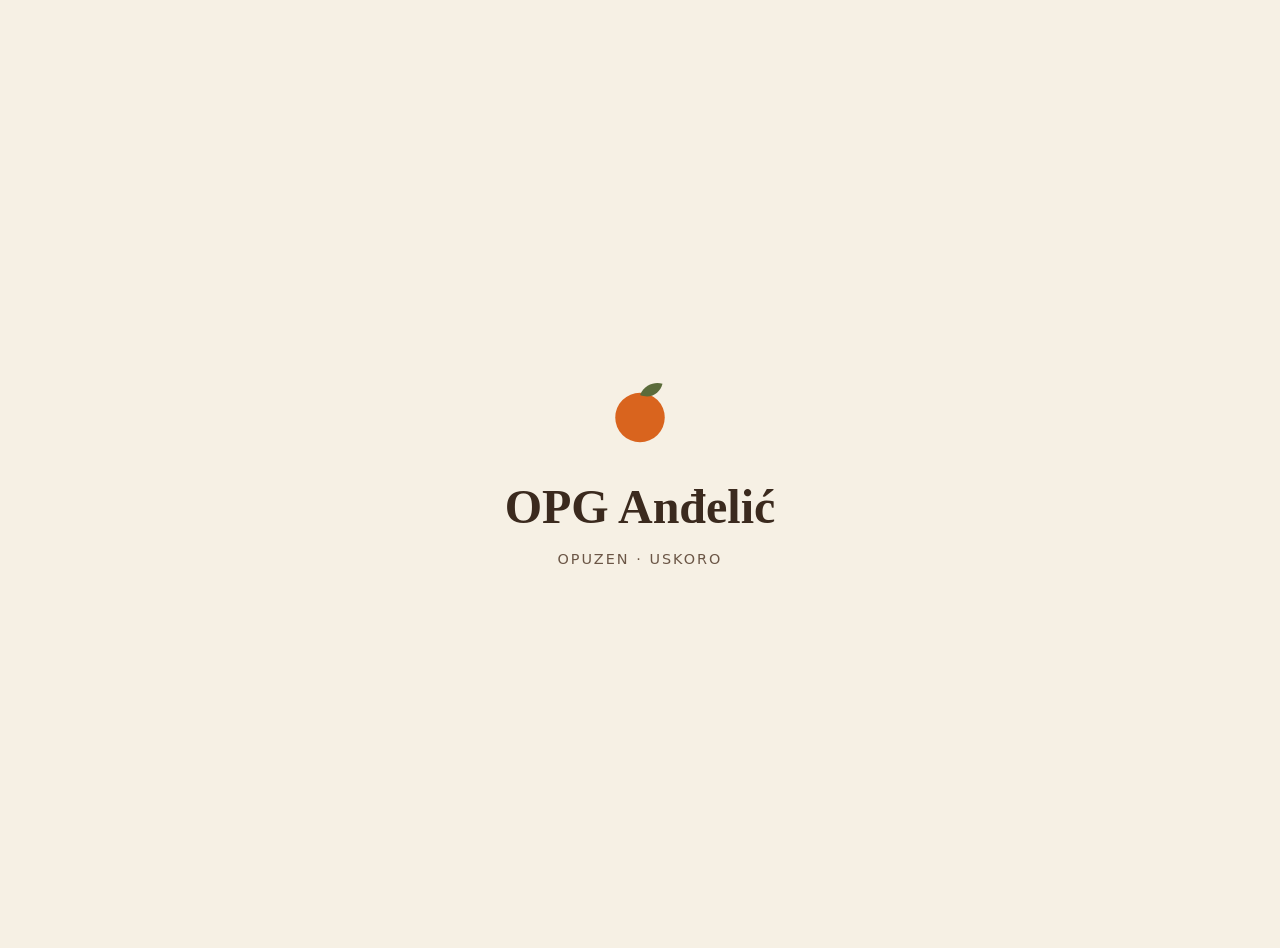
<file: site/index.html>
<!doctype html>
<html lang="hr">
<head>
<meta charset="utf-8">
<meta name="viewport" content="width=device-width, initial-scale=1">
<meta name="robots" content="noindex, nofollow">
<title>OPG Anđelić · Uskoro</title>
<style>
  :root { color-scheme: light; }
  html, body { height: 100%; margin: 0; }
  body { display: grid; place-items: center; background: #F6F0E4; color: #3B2A1E; font: 18px/1.5 Georgia, "Times New Roman", serif; text-align: center; padding: 24px; }
  svg { width: 72px; height: 72px; margin-bottom: 14px; }
  h1 { margin: 0 0 6px; font-size: clamp(2rem, 8vw, 3rem); font-weight: 700; }
  p { margin: 0; color: #6B5646; letter-spacing: .14em; text-transform: uppercase; font-size: .9rem; font-family: system-ui, sans-serif; }
</style>
</head>
<body>
  <main>
    <svg viewBox="0 0 32 32" aria-hidden="true"><circle cx="16" cy="18" r="11" fill="#D9641E"/><path d="M16 8c2-5 7-6 10-5-1 4-5 7-10 5z" fill="#5B6B3A"/></svg>
    <h1>OPG Anđelić</h1>
    <p>Opuzen · Uskoro</p>
  </main>
</body>
</html>
</file>
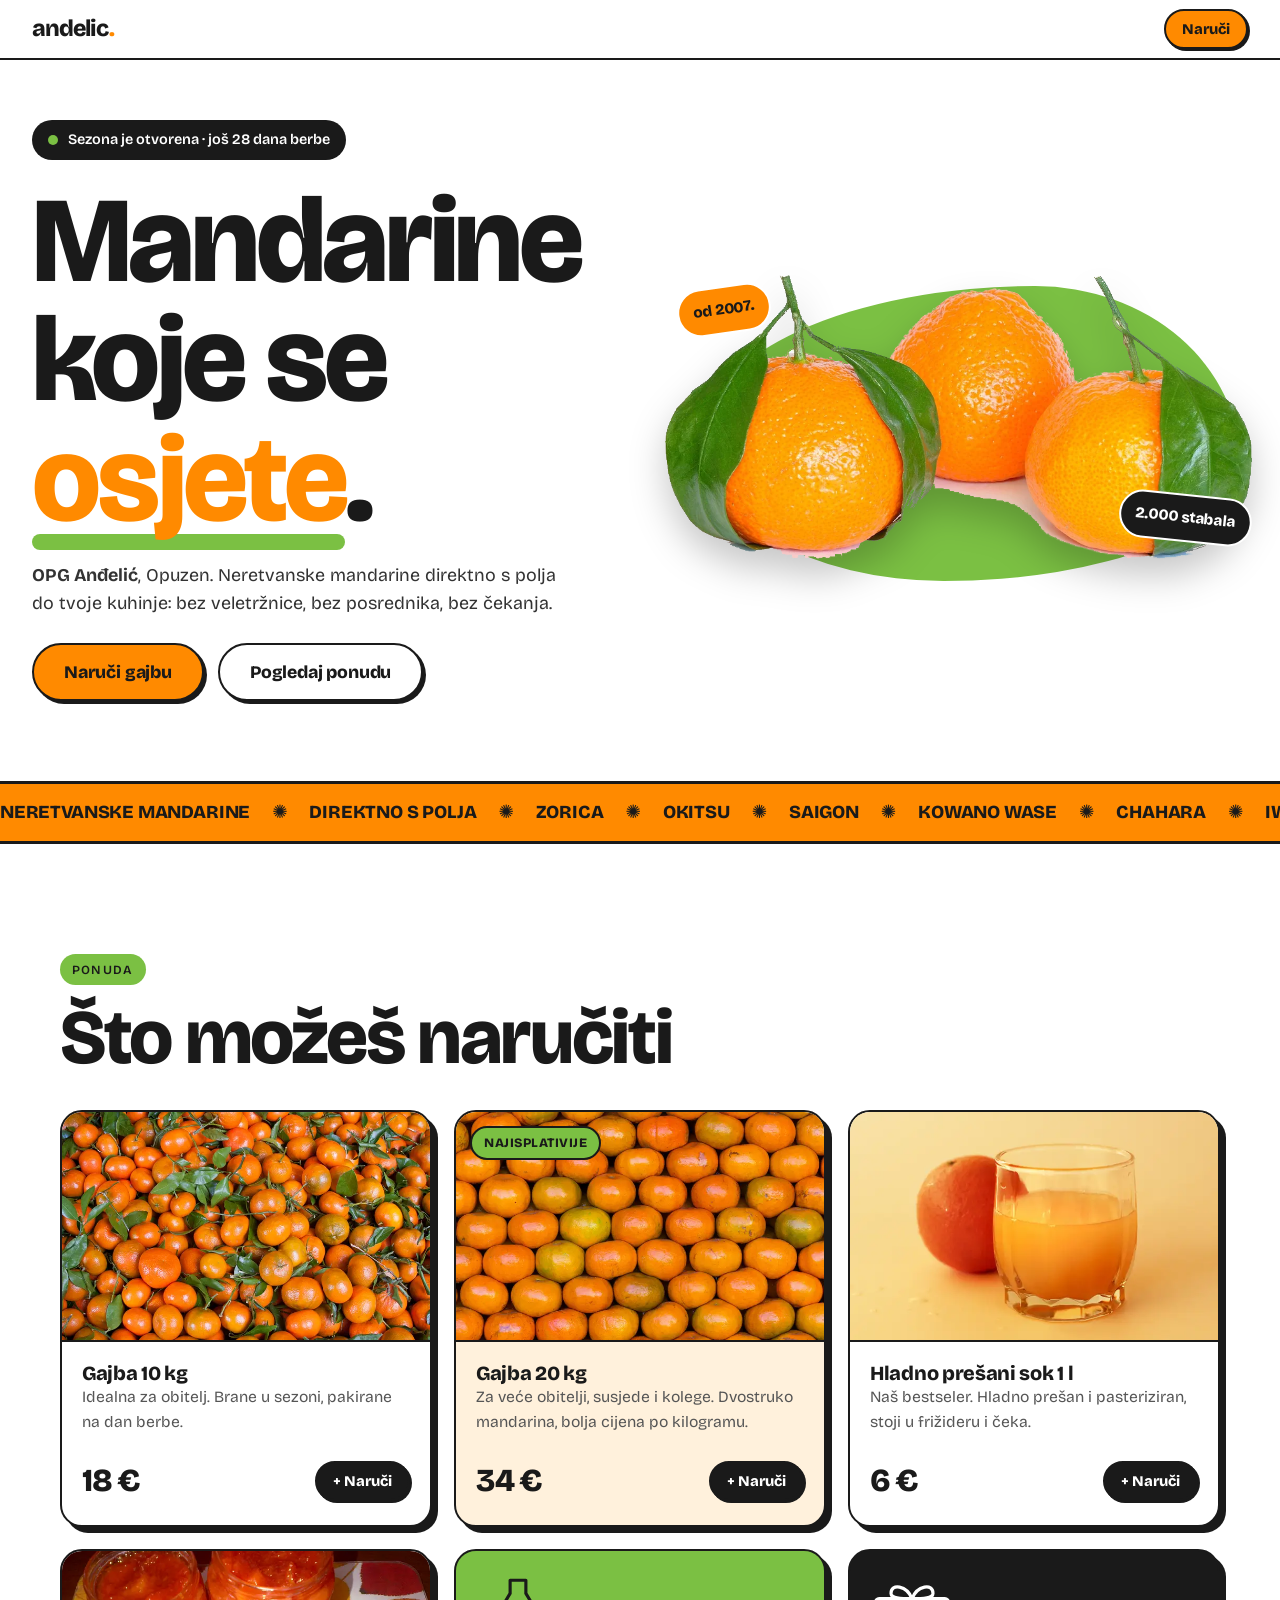
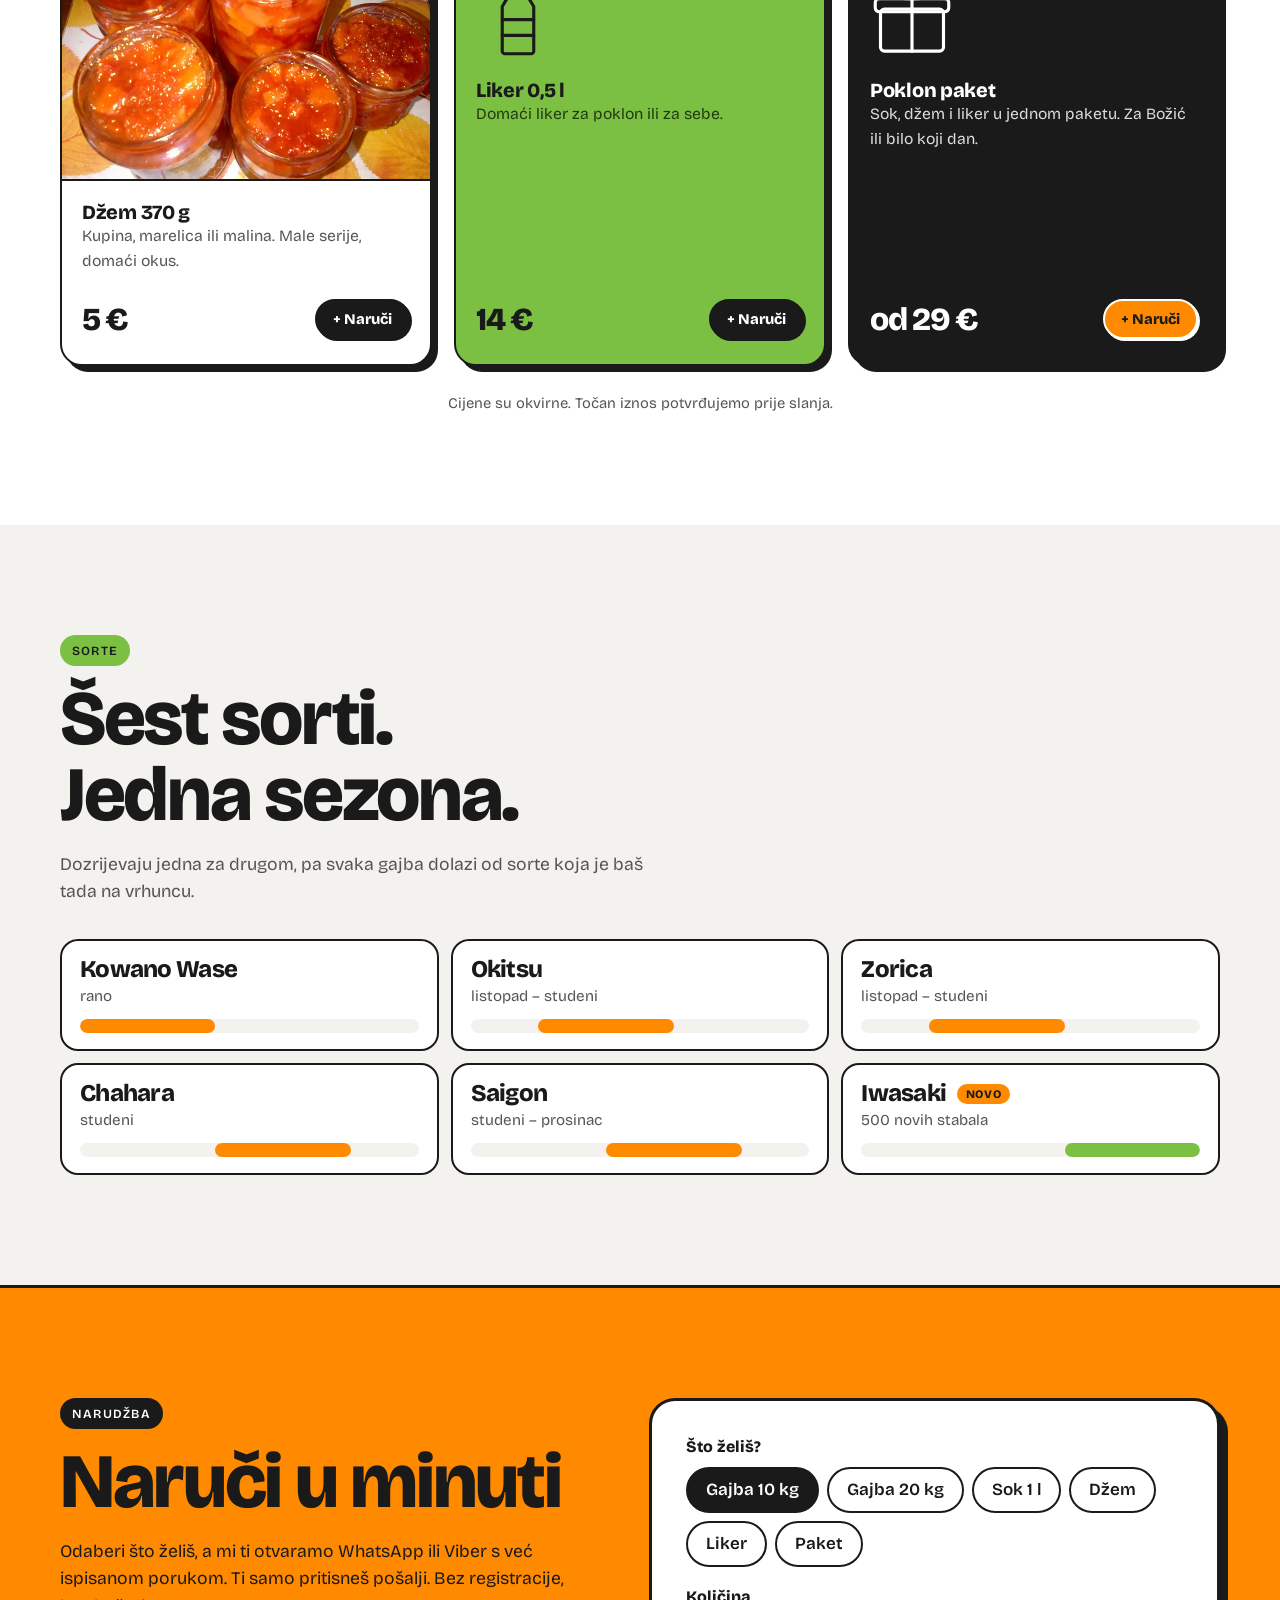
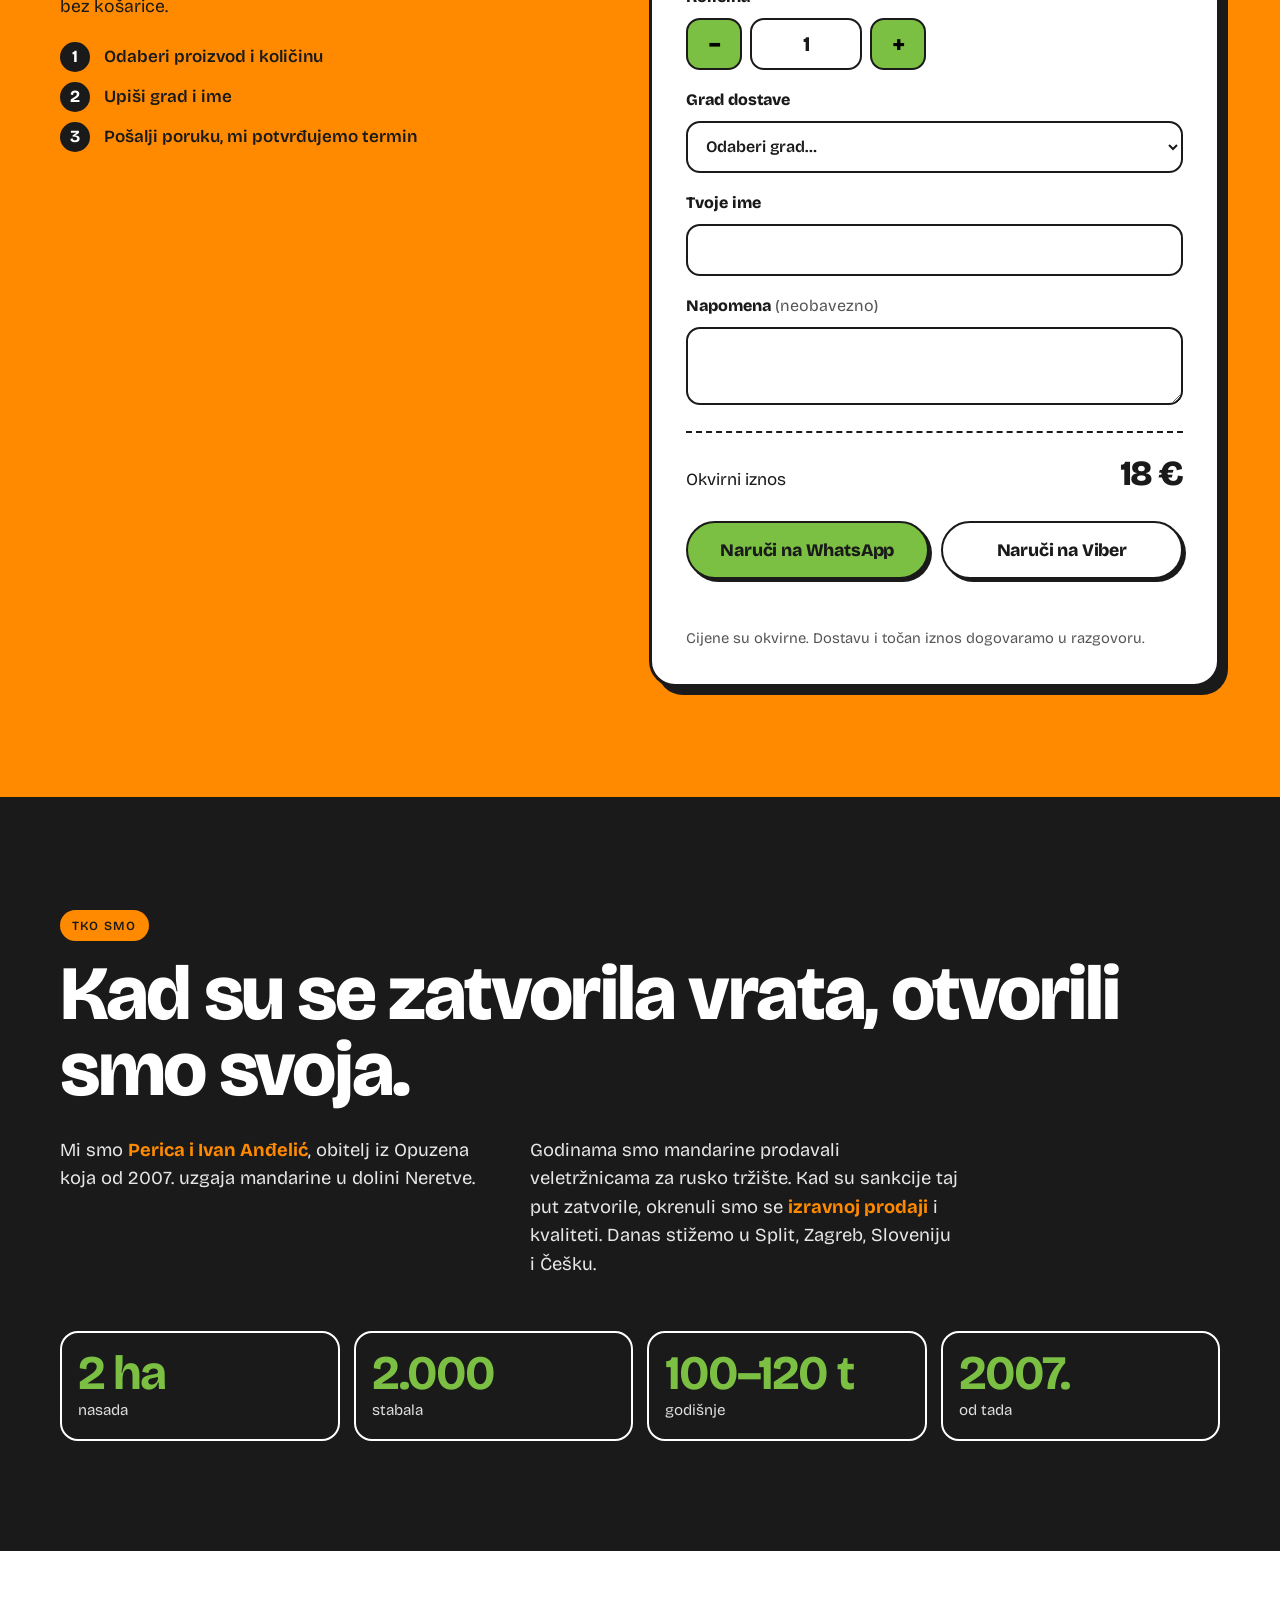
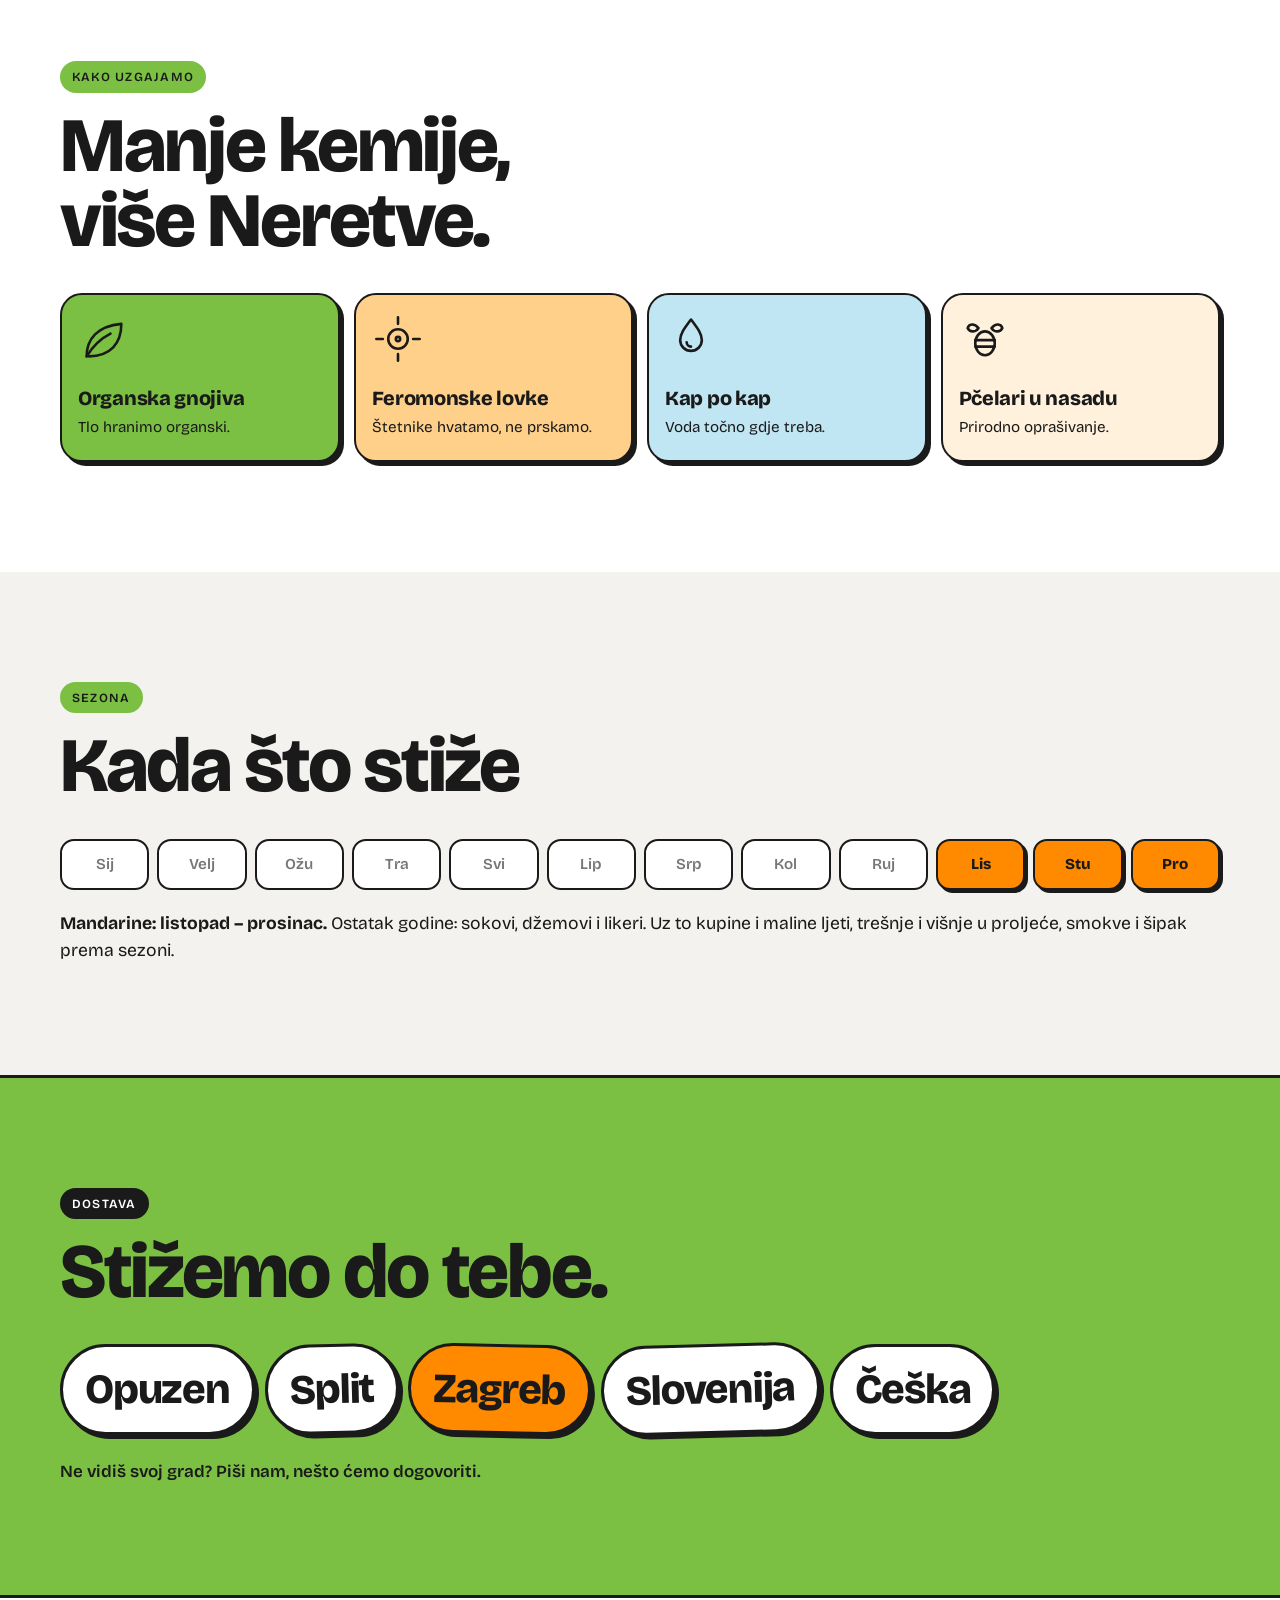
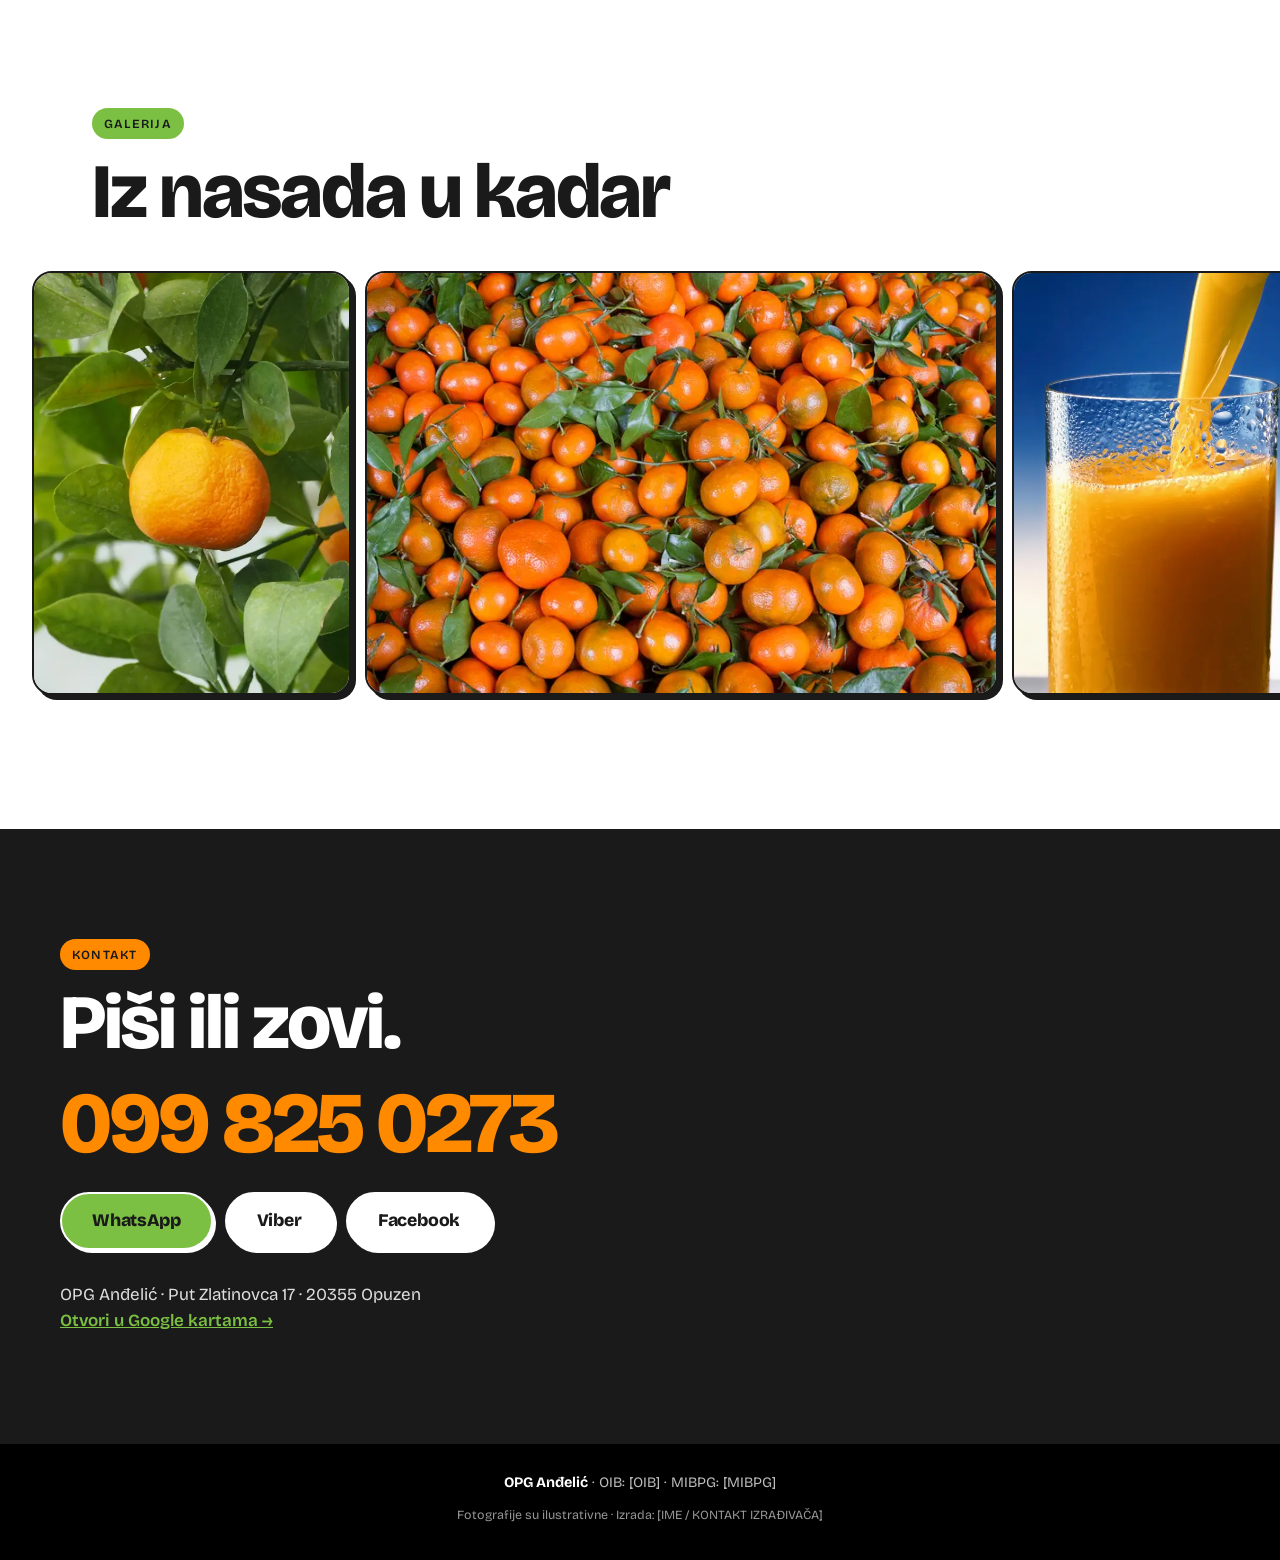
<file: site/moderno/index.html>
<!doctype html>
<html lang="hr">
<head>
<meta charset="utf-8">
<meta name="viewport" content="width=device-width, initial-scale=1">
<title>OPG Anđelić · Naruči svježe neretvanske mandarine</title>
<meta name="description" content="Gajba neretvanskih mandarina direktno od OPG-a Anđelić, dostava u Split, Zagreb, Sloveniju i Češku. Naruči u minuti preko WhatsAppa ili Vibera.">
<meta name="theme-color" content="#FF8A00">
<meta property="og:type" content="website">
<meta property="og:locale" content="hr_HR">
<meta property="og:site_name" content="OPG Anđelić">
<meta property="og:title" content="Naruči gajbu neretvanskih mandarina · OPG Anđelić">
<meta property="og:description" content="Svježe ubrane, direktno s polja u Opuzenu. Dostava u Split, Zagreb, Sloveniju i Češku.">
<meta property="og:image" content="https://opg-andjelic.31.97.183.143.sslip.io/zajednicko/og/moderno.jpg">
<meta property="og:image:width" content="1200">
<meta property="og:image:height" content="630">
<meta property="og:url" content="https://opg-andjelic.31.97.183.143.sslip.io/moderno/">
<meta name="twitter:card" content="summary_large_image">
<link rel="icon" href="data:image/svg+xml,%3Csvg xmlns='http://www.w3.org/2000/svg' viewBox='0 0 32 32'%3E%3Crect width='32' height='32' rx='9' fill='%231A1A1A'/%3E%3Ccircle cx='16' cy='18' r='9' fill='%23FF8A00'/%3E%3Cpath d='M16 9c1-4 5-5 8-4-1 3-4 5-8 4z' fill='%237BC043'/%3E%3C/svg%3E">
<link rel="preconnect" href="https://fonts.googleapis.com">
<link rel="preconnect" href="https://fonts.gstatic.com" crossorigin>
<link href="https://fonts.googleapis.com/css2?family=Bricolage+Grotesque:opsz,wght@12..96,400;12..96,600;12..96,800&display=swap" rel="stylesheet">
<link rel="stylesheet" href="style.css">
<script>document.documentElement.className='js';</script>
</head>
<body>

<a class="preskoci" href="#sadrzaj">Preskoči na sadržaj</a>

<header class="vrh">
  <a class="logo" href="#vrh" aria-label="OPG Anđelić, početak stranice">andelic<span>.</span></a>
  <a class="gumb gumb-mali" href="#narudzba">Naruči</a>
</header>

<main id="sadrzaj">

<!-- HERO -->
<section class="hero" id="vrh">
  <div class="hero-tekst">
    <p class="znacka" data-sezona><span class="tocka" aria-hidden="true"></span><span data-sezona-tekst>Sezona je otvorena</span></p>
    <h1>Mandarine<br>koje se <mark>osjete</mark>.</h1>
    <p class="hero-pod"><b>OPG Anđelić</b>, Opuzen. Neretvanske mandarine direktno s polja do tvoje kuhinje: bez veletržnice, bez posrednika, bez čekanja.</p>
    <div class="hero-gumbi">
      <a class="gumb gumb-velik" href="#narudzba">Naruči gajbu</a>
      <a class="gumb gumb-obrub gumb-velik" href="#ponuda">Pogledaj ponudu</a>
    </div>
  </div>
  <div class="hero-slika" aria-hidden="false">
    <div class="blob"></div>
    <img src="../zajednicko/slike/mandarine-izrezane.webp" width="921" height="446" alt="Tri svježe mandarine s lišćem" fetchpriority="high">
    <span class="naljepnica n1">od 2007.</span>
    <span class="naljepnica n2">2.000 stabala</span>
  </div>
</section>

<!-- TRAKA -->
<div class="traka" aria-hidden="true">
  <div class="traka-niz">
    <span>Neretvanske mandarine</span><i>✺</i><span>Direktno s polja</span><i>✺</i><span>Zorica</span><i>✺</i><span>Okitsu</span><i>✺</i><span>Saigon</span><i>✺</i><span>Kowano Wase</span><i>✺</i><span>Chahara</span><i>✺</i><span>Iwasaki</span><i>✺</i>
    <span>Neretvanske mandarine</span><i>✺</i><span>Direktno s polja</span><i>✺</i><span>Zorica</span><i>✺</i><span>Okitsu</span><i>✺</i><span>Saigon</span><i>✺</i><span>Kowano Wase</span><i>✺</i><span>Chahara</span><i>✺</i><span>Iwasaki</span><i>✺</i>
  </div>
</div>

<!-- PONUDA -->
<section class="odjeljak" id="ponuda">
  <div class="naslov-blok">
    <p class="oznaka rv">Ponuda</p>
    <h2 class="rv">Što možeš naručiti</h2>
  </div>
  <div class="kartice">
    <article class="kartica rv">
      <img src="../zajednicko/slike/mandarine-gomila-s.webp" width="700" height="467" loading="lazy" alt="Gomila svježih mandarina s lišćem">
      <div class="kartica-tijelo">
        <h3>Gajba 10 kg</h3>
        <p>Idealna za obitelj. Brane u sezoni, pakirane na dan berbe.</p>
        <div class="kartica-dno"><b class="cijena">18 €</b><button type="button" class="gumb gumb-mali gumb-crni" data-odaberi="gajba10">+ Naruči</button></div>
        <!-- [PROVJERITI] cijena gajbe 10 kg -->
      </div>
    </article>
    <article class="kartica kartica-istaknuta rv">
      <span class="vrpca">Najisplativije</span>
      <img src="../zajednicko/slike/mandarine-trznica-s.webp" width="700" height="467" loading="lazy" alt="Složene mandarine na tržnici">
      <div class="kartica-tijelo">
        <h3>Gajba 20 kg</h3>
        <p>Za veće obitelji, susjede i kolege. Dvostruko mandarina, bolja cijena po kilogramu.</p>
        <div class="kartica-dno"><b class="cijena">34 €</b><button type="button" class="gumb gumb-mali gumb-crni" data-odaberi="gajba20">+ Naruči</button></div>
        <!-- [PROVJERITI] cijena gajbe 20 kg -->
      </div>
    </article>
    <article class="kartica rv">
      <img src="../zajednicko/slike/sok-casa-s.webp" width="700" height="467" loading="lazy" alt="Čaša soka i mandarina">
      <div class="kartica-tijelo">
        <h3>Hladno prešani sok 1 l</h3>
        <p>Naš bestseler. Hladno prešan i pasteriziran, stoji u frižideru i čeka.</p>
        <div class="kartica-dno"><b class="cijena">6 €</b><button type="button" class="gumb gumb-mali gumb-crni" data-odaberi="sok">+ Naruči</button></div>
        <!-- [PROVJERITI] cijena soka -->
      </div>
    </article>
    <article class="kartica rv">
      <img src="../zajednicko/slike/dzem-staklenke-s.webp" width="700" height="525" loading="lazy" alt="Staklenke domaćeg džema">
      <div class="kartica-tijelo">
        <h3>Džem 370 g</h3>
        <p>Kupina, marelica ili malina. Male serije, domaći okus.</p>
        <div class="kartica-dno"><b class="cijena">5 €</b><button type="button" class="gumb gumb-mali gumb-crni" data-odaberi="dzem">+ Naruči</button></div>
        <!-- [PROVJERITI] cijena džema i okusi -->
      </div>
    </article>
    <article class="kartica kartica-tip kartica-limeta rv">
      <svg viewBox="0 0 64 64" aria-hidden="true"><path d="M26 4h12v10l6 10v34a2 2 0 0 1-2 2H22a2 2 0 0 1-2-2V24l6-10z"/><path d="M20 34h24M20 46h24"/></svg>
      <div class="kartica-tijelo">
        <h3>Liker 0,5 l</h3>
        <p>Domaći liker za poklon ili za sebe.</p>
        <div class="kartica-dno"><b class="cijena">14 €</b><button type="button" class="gumb gumb-mali gumb-crni" data-odaberi="liker">+ Naruči</button></div>
        <!-- [PROVJERITI] cijena i vrste likera -->
      </div>
    </article>
    <article class="kartica kartica-tip kartica-crna rv">
      <svg viewBox="0 0 64 64" aria-hidden="true"><rect x="8" y="26" width="48" height="32" rx="3"/><rect x="4" y="18" width="56" height="10" rx="3"/><path d="M32 18v40M32 18c-4-10-16-12-16-4 0 4 8 4 16 4zM32 18c4-10 16-12 16-4 0 4-8 4-16 4z"/></svg>
      <div class="kartica-tijelo">
        <h3>Poklon paket</h3>
        <p>Sok, džem i liker u jednom paketu. Za Božić ili bilo koji dan.</p>
        <div class="kartica-dno"><b class="cijena">od 29 €</b><button type="button" class="gumb gumb-mali" data-odaberi="paket">+ Naruči</button></div>
        <!-- [PROVJERITI] sadržaj i cijena poklon paketa -->
      </div>
    </article>
  </div>
  <p class="sitno-napomena">Cijene su okvirne. Točan iznos potvrđujemo prije slanja.</p>
</section>

<!-- SORTE -->
<section class="odjeljak sorte" id="sorte">
  <div class="naslov-blok">
    <p class="oznaka rv">Sorte</p>
    <h2 class="rv">Šest sorti.<br>Jedna sezona.</h2>
    <p class="rv uvod">Dozrijevaju jedna za drugom, pa svaka gajba dolazi od sorte koja je baš tada na vrhuncu.</p>
  </div>
  <!-- [PROVJERITI] sezone pojedinih sorti su okvirne -->
  <ul class="sorte-lista">
    <li class="skala" aria-hidden="true"><span class="mjerka-mj"><i>Ruj</i><i>Lis</i><i>Stu</i><i>Pro</i><i>Sij</i></span></li>
    <li class="rv" style="--od:0;--do:2"><span class="ime">Kowano Wase</span><span class="kad">rano</span><span class="mjerka" aria-hidden="true"><i></i></span></li>
    <li class="rv" style="--od:1;--do:3"><span class="ime">Okitsu</span><span class="kad">listopad – studeni</span><span class="mjerka" aria-hidden="true"><i></i></span></li>
    <li class="rv" style="--od:1;--do:3"><span class="ime">Zorica</span><span class="kad">listopad – studeni</span><span class="mjerka" aria-hidden="true"><i></i></span></li>
    <li class="rv" style="--od:2;--do:4"><span class="ime">Chahara</span><span class="kad">studeni</span><span class="mjerka" aria-hidden="true"><i></i></span></li>
    <li class="rv" style="--od:2;--do:4"><span class="ime">Saigon</span><span class="kad">studeni – prosinac</span><span class="mjerka" aria-hidden="true"><i></i></span></li>
    <li class="rv nova" style="--od:3;--do:5"><span class="ime">Iwasaki <em>novo</em></span><span class="kad">500 novih stabala</span><span class="mjerka" aria-hidden="true"><i></i></span></li>
  </ul>
</section>

<!-- NARUDŽBA -->
<section class="odjeljak narudzba" id="narudzba">
  <div class="narudzba-mreza">
    <div class="narudzba-uvod">
      <p class="oznaka rv">Narudžba</p>
      <h2 class="rv">Naruči u minuti</h2>
      <p class="rv">Odaberi što želiš, a mi ti otvaramo WhatsApp ili Viber s već ispisanom porukom. Ti samo pritisneš pošalji. Bez registracije, bez košarice.</p>
      <ul class="koraci rv">
        <li><b>1</b> Odaberi proizvod i količinu</li>
        <li><b>2</b> Upiši grad i ime</li>
        <li><b>3</b> Pošalji poruku, mi potvrđujemo termin</li>
      </ul>
    </div>

    <form class="forma rv" data-narudzba data-intro="Bok! Želim naručiti od OPG-a Anđelić:" data-outro="Hvala!" aria-label="Narudžba">
      <fieldset class="polje">
        <legend>Što želiš?</legend>
        <div class="pilule">
          <label><input type="radio" name="proizvod" value="Mandarine, gajba 10 kg" data-label="Proizvod" data-cijena="18" data-id="gajba10" required checked><span>Gajba 10 kg</span></label>
          <label><input type="radio" name="proizvod" value="Mandarine, gajba 20 kg" data-label="Proizvod" data-cijena="34" data-id="gajba20" required><span>Gajba 20 kg</span></label>
          <label><input type="radio" name="proizvod" value="Sok od mandarina 1 l" data-label="Proizvod" data-cijena="6" data-id="sok" required><span>Sok 1 l</span></label>
          <label><input type="radio" name="proizvod" value="Džem 370 g" data-label="Proizvod" data-cijena="5" data-id="dzem" required><span>Džem</span></label>
          <label><input type="radio" name="proizvod" value="Liker 0,5 l" data-label="Proizvod" data-cijena="14" data-id="liker" required><span>Liker</span></label>
          <label><input type="radio" name="proizvod" value="Poklon paket" data-label="Proizvod" data-cijena="29" data-id="paket" required><span>Paket</span></label>
        </div>
      </fieldset>

      <div class="polje">
        <label for="kol">Količina</label>
        <div class="brojac">
          <button type="button" data-kol="-1" aria-label="Smanji količinu">−</button>
          <input id="kol" name="kolicina" data-label="Količina" value="1" inputmode="numeric" pattern="[0-9]*" required aria-live="polite">
          <button type="button" data-kol="1" aria-label="Povećaj količinu">+</button>
        </div>
      </div>

      <div class="polje">
        <label for="grad">Grad dostave</label>
        <select id="grad" name="grad" data-label="Grad dostave" required>
          <option value="">Odaberi grad…</option>
          <option>Opuzen (osobno preuzimanje)</option>
          <option>Split</option>
          <option>Zagreb</option>
          <option>Slovenija</option>
          <option>Češka</option>
          <option>Drugo (napiši u napomeni)</option>
        </select>
      </div>

      <div class="polje">
        <label for="ime">Tvoje ime</label>
        <input id="ime" name="ime" data-label="Ime" autocomplete="name" required>
      </div>

      <div class="polje">
        <label for="nap">Napomena <span>(neobavezno)</span></label>
        <textarea id="nap" name="napomena" data-label="Napomena" rows="2"></textarea>
      </div>

      <input type="hidden" name="okvirno" data-label="Okvirni iznos" value="">

      <div class="ukupno"><span>Okvirni iznos</span><b data-ukupno>18 €</b></div>
      <!-- [PROVJERITI] cijene su okvirne, dostava možda se naplaćuje posebno -->

      <div class="forma-gumbi">
        <button type="button" class="gumb gumb-velik gumb-wa" data-send="wa">Naruči na WhatsApp</button>
        <button type="button" class="gumb gumb-velik gumb-obrub-crni" data-send="viber">Naruči na Viber</button>
      </div>
      <p class="status" data-status role="status" aria-live="polite"></p>
      <p class="sitno-napomena lijevo">Cijene su okvirne. Dostavu i točan iznos dogovaramo u razgovoru.</p>
    </form>
  </div>
</section>

<!-- PRIČA -->
<section class="odjeljak prica" id="prica">
  <div class="prica-ovoj">
    <p class="oznaka oznaka-svijetla rv">Tko smo</p>
    <h2 class="rv">Kad su se zatvorila vrata, otvorili smo svoja.</h2>
    <div class="prica-stupci">
      <p class="rv">Mi smo <b>Perica i Ivan Anđelić</b>, obitelj iz Opuzena koja od 2007. uzgaja mandarine u dolini Neretve.</p>
      <p class="rv">Godinama smo mandarine prodavali veletržnicama za rusko tržište. Kad su sankcije taj put zatvorile, okrenuli smo se <b>izravnoj prodaji</b> i kvaliteti. Danas stižemo u Split, Zagreb, Sloveniju i Češku.</p>
    </div>
    <ul class="brojke">
      <li class="rv"><b>2 ha</b><span>nasada</span></li>
      <li class="rv"><b>2.000</b><span>stabala</span></li>
      <li class="rv"><b>100–120 t</b><span>godišnje</span></li>
      <li class="rv"><b>2007.</b><span>od tada</span></li>
    </ul>
    <!-- [PROVJERITI] brojke iz medijskih članaka -->
  </div>
</section>

<!-- UZGOJ -->
<section class="odjeljak" id="uzgoj">
  <div class="naslov-blok">
    <p class="oznaka rv">Kako uzgajamo</p>
    <h2 class="rv">Manje kemije,<br>više Neretve.</h2>
  </div>
  <ul class="plocice">
    <li class="rv t1">
      <svg viewBox="0 0 48 48" aria-hidden="true"><path d="M8 40c0-16 10-28 32-30 0 18-10 30-30 30"/><path d="M8 40c6-10 14-17 22-21"/></svg>
      <h3>Organska gnojiva</h3><p>Tlo hranimo organski.</p>
    </li>
    <li class="rv t2">
      <svg viewBox="0 0 48 48" aria-hidden="true"><path d="M24 4v6M24 38v6M4 24h6M38 24h6"/><circle cx="24" cy="24" r="9"/><circle cx="24" cy="24" r="2"/></svg>
      <h3>Feromonske lovke</h3><p>Štetnike hvatamo, ne prskamo.</p>
    </li>
    <li class="rv t3">
      <svg viewBox="0 0 48 48" aria-hidden="true"><path d="M24 6c6 8 10 13 10 19a10 10 0 0 1-20 0c0-6 4-11 10-19z"/><path d="M20 27a4 4 0 0 0 4 4"/></svg>
      <h3>Kap po kap</h3><p>Voda točno gdje treba.</p>
    </li>
    <li class="rv t4">
      <svg viewBox="0 0 48 48" aria-hidden="true"><ellipse cx="24" cy="28" rx="9" ry="11"/><path d="M15 25h18M15 31h18"/><path d="M18 14c-4-5-9-4-10 0 2 4 7 4 10 0zM30 14c4-5 9-4 10 0-2 4-7 4-10 0z"/></svg>
      <h3>Pčelari u nasadu</h3><p>Prirodno oprašivanje.</p>
    </li>
  </ul>
</section>

<!-- SEZONA -->
<section class="odjeljak sezona-odj" id="sezona">
  <div class="naslov-blok">
    <p class="oznaka rv">Sezona</p>
    <h2 class="rv">Kada što stiže</h2>
  </div>
  <!-- [PROVJERITI] sezone su okvirne -->
  <div class="mjeseci rv" role="list" aria-label="Mjeseci mandarina">
    <span role="listitem">Sij</span><span role="listitem">Velj</span><span role="listitem">Ožu</span><span role="listitem">Tra</span><span role="listitem">Svi</span><span role="listitem">Lip</span><span role="listitem">Srp</span><span role="listitem">Kol</span><span role="listitem">Ruj</span><span role="listitem" class="aktivan">Lis</span><span role="listitem" class="aktivan">Stu</span><span role="listitem" class="aktivan">Pro</span>
  </div>
  <p class="sezona-opis rv"><b>Mandarine: listopad – prosinac.</b> Ostatak godine: sokovi, džemovi i likeri. Uz to kupine i maline ljeti, trešnje i višnje u proljeće, smokve i šipak prema sezoni.</p>
</section>

<!-- DOSTAVA -->
<section class="odjeljak dostava" id="dostava">
  <div class="naslov-blok">
    <p class="oznaka oznaka-svijetla rv">Dostava</p>
    <h2 class="rv">Stižemo do tebe.</h2>
  </div>
  <ul class="gradovi">
    <li class="rv">Opuzen</li><li class="rv">Split</li><li class="rv">Zagreb</li><li class="rv">Slovenija</li><li class="rv">Češka</li>
  </ul>
  <p class="dostava-pod rv">Ne vidiš svoj grad? Piši nam, nešto ćemo dogovoriti.</p>
</section>

<!-- GALERIJA -->
<section class="odjeljak galerija-odj" id="galerija">
  <div class="naslov-blok">
    <p class="oznaka rv">Galerija</p>
    <h2 class="rv">Iz nasada u kadar</h2>
  </div>
  <div class="traka-slika" data-galerija tabindex="0" aria-label="Fotografije, listaj udesno">
    <a href="../zajednicko/slike/mandarina-list.webp" data-lightbox data-opis="Mandarina na grani"><img src="../zajednicko/slike/mandarina-list-s.webp" width="560" height="747" loading="lazy" alt="Mandarina na grani u lišću"></a>
    <a href="../zajednicko/slike/mandarine-gomila.webp" data-lightbox data-opis="Svježe ubrane mandarine"><img src="../zajednicko/slike/mandarine-gomila-s.webp" width="700" height="467" loading="lazy" alt="Gomila ubranih mandarina"></a>
    <a href="../zajednicko/slike/sok-ulijevanje.webp" data-lightbox data-opis="Svježe prešani sok"><img src="../zajednicko/slike/sok-ulijevanje-s.webp" width="560" height="796" loading="lazy" alt="Sok se ulijeva u čašu"></a>
    <a href="../zajednicko/slike/nasad-neretva.webp" data-lightbox data-opis="Polja i nasadi u dolini Neretve"><img src="../zajednicko/slike/nasad-neretva-s.webp" width="700" height="467" loading="lazy" alt="Polja i nasadi u dolini Neretve"></a>
    <a href="../zajednicko/slike/mandarine-kriske.webp" data-lightbox data-opis="Kriške mandarine na tanjuru"><img src="../zajednicko/slike/mandarine-kriske-s.webp" width="560" height="747" loading="lazy" alt="Kriške mandarine složene u cvijet"></a>
    <a href="../zajednicko/slike/dzem-staklenke.webp" data-lightbox data-opis="Domaći džem"><img src="../zajednicko/slike/dzem-staklenke-s.webp" width="700" height="525" loading="lazy" alt="Staklenke džema"></a>
    <a href="../zajednicko/slike/mandarine-lisce.webp" data-lightbox data-opis="Mandarine s lišćem"><img src="../zajednicko/slike/mandarine-lisce-s.webp" width="560" height="747" loading="lazy" alt="Mandarine s lišćem na tamnoj podlozi"></a>
    <a href="../zajednicko/slike/kupine.webp" data-lightbox data-opis="Kupine"><img src="../zajednicko/slike/kupine-s.webp" width="700" height="467" loading="lazy" alt="Hrpica kupina"></a>
    <a href="../zajednicko/slike/dolina-panorama.webp" data-lightbox data-opis="Dolina Neretve odozgo"><img src="../zajednicko/slike/dolina-panorama-s.webp" width="700" height="462" loading="lazy" alt="Dolina Neretve s kanalima"></a>
    <a href="../zajednicko/slike/opuzen-most.webp" data-lightbox data-opis="Opuzen"><img src="../zajednicko/slike/opuzen-most-s.webp" width="700" height="465" loading="lazy" alt="Opuzen i most preko rijeke"></a>
  </div>
</section>

<!-- KONTAKT -->
<section class="odjeljak kontakt" id="kontakt">
  <div class="kontakt-ovoj">
    <p class="oznaka oznaka-svijetla rv">Kontakt</p>
    <h2 class="rv">Piši ili zovi.</h2>
    <a class="telefon rv" data-tel href="tel:+385998250273"><span data-broj>099 825 0273</span></a>
    <!-- [PROVJERITI] telefon -->
    <div class="kontakt-gumbi rv">
      <a class="gumb gumb-velik gumb-wa" data-wa="Bok! Zanimaju me mandarine OPG-a Anđelić." href="#">WhatsApp</a>
      <a class="gumb gumb-velik gumb-obrub" data-viber href="#">Viber</a>
      <a class="gumb gumb-velik gumb-obrub" href="https://www.facebook.com/OPGAndelic" target="_blank" rel="noopener">Facebook</a>
    </div>
    <address class="rv">
      OPG Anđelić · Put Zlatinovca 17 · 20355 Opuzen<br>
      <a href="https://www.google.com/maps/search/?api=1&amp;query=Put+Zlatinovca+17%2C+20355+Opuzen" target="_blank" rel="noopener">Otvori u Google kartama →</a>
    </address>
  </div>
</section>

</main>

<footer class="podnozje">
  <p><b>OPG Anđelić</b> · OIB: [OIB] · MIBPG: [MIBPG]</p>
  <!-- [PROVJERITI] OIB, MIBPG i, ako treba, napomena o potpori EU (EPFRR) -->
  <p class="sitno">Fotografije su ilustrativne · Izrada: [IME / KONTAKT IZRAĐIVAČA]</p>
</footer>

<a class="plutajuci" href="#narudzba" data-plutajuci>Naruči gajbu</a>

<script src="../zajednicko/narudzba.js"></script>
<script src="../zajednicko/galerija.js"></script>
<script src="script.js"></script>
</body>
</html>
</file>
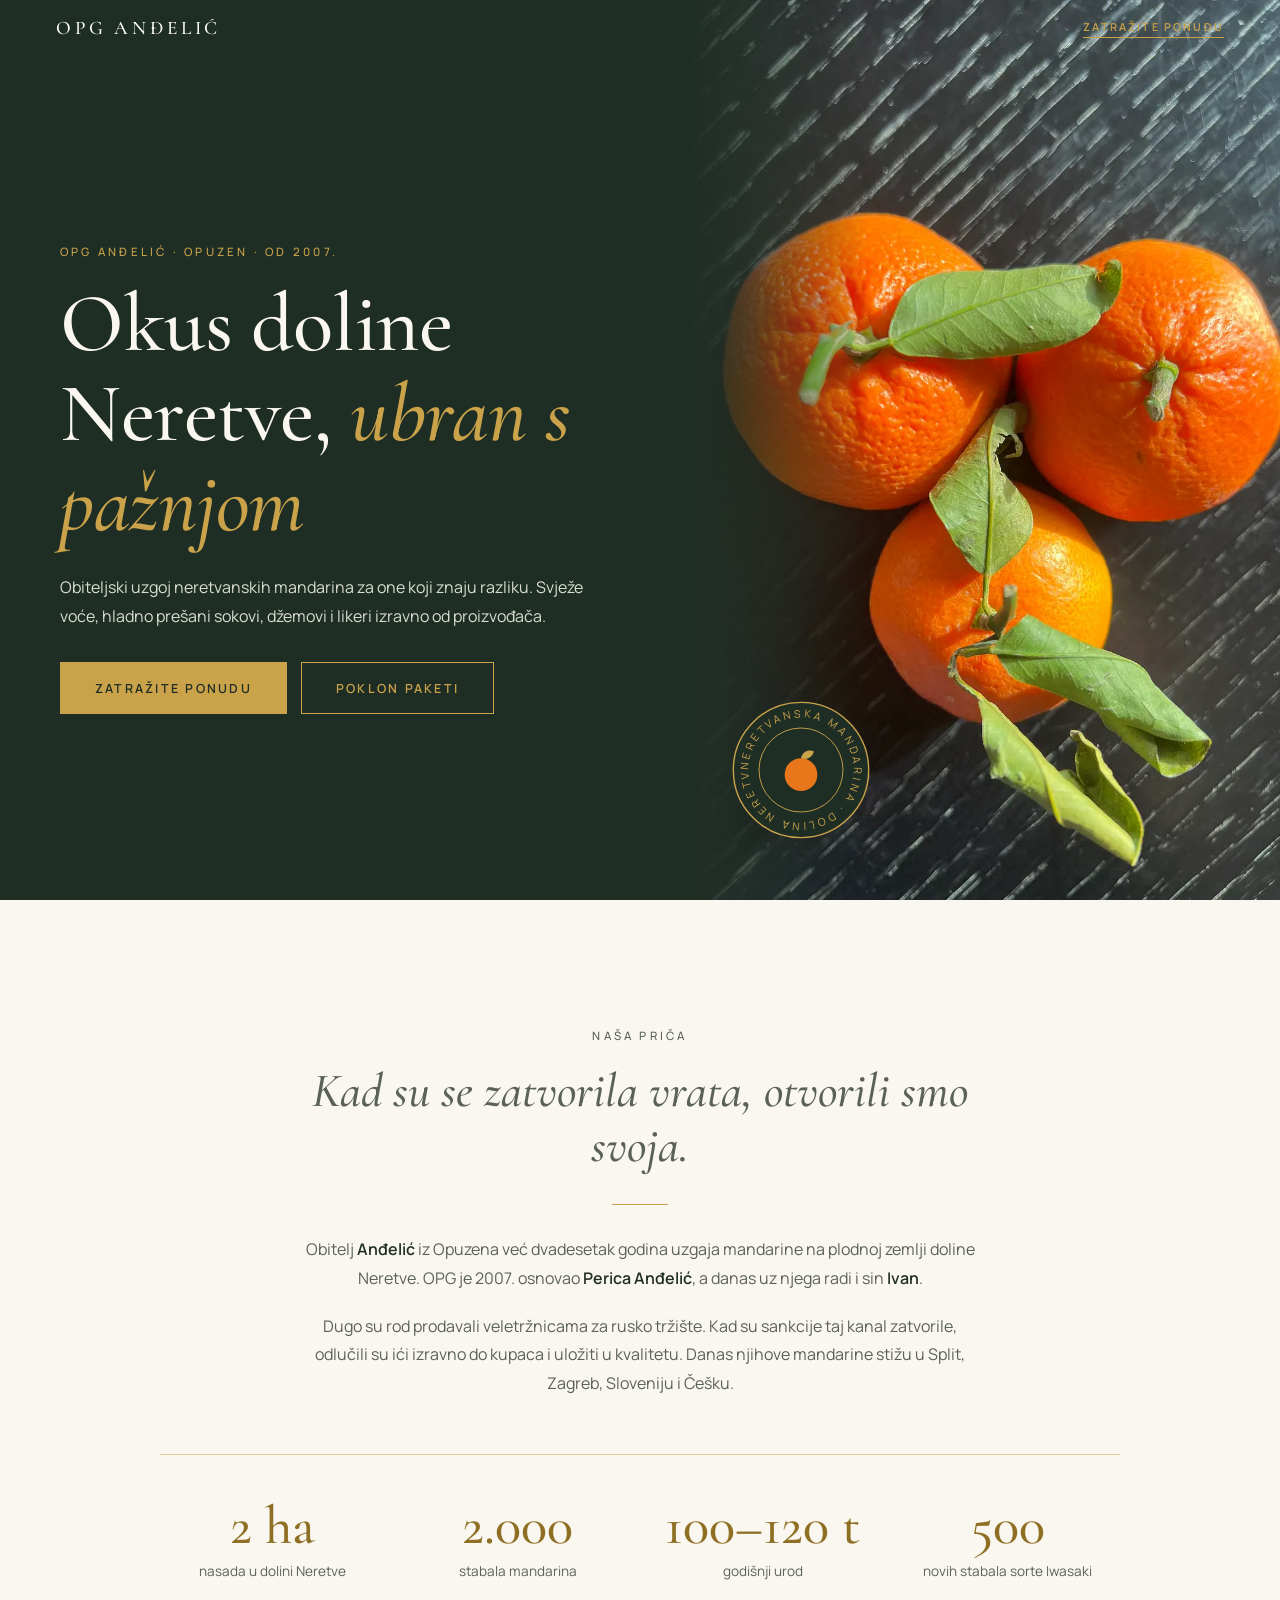
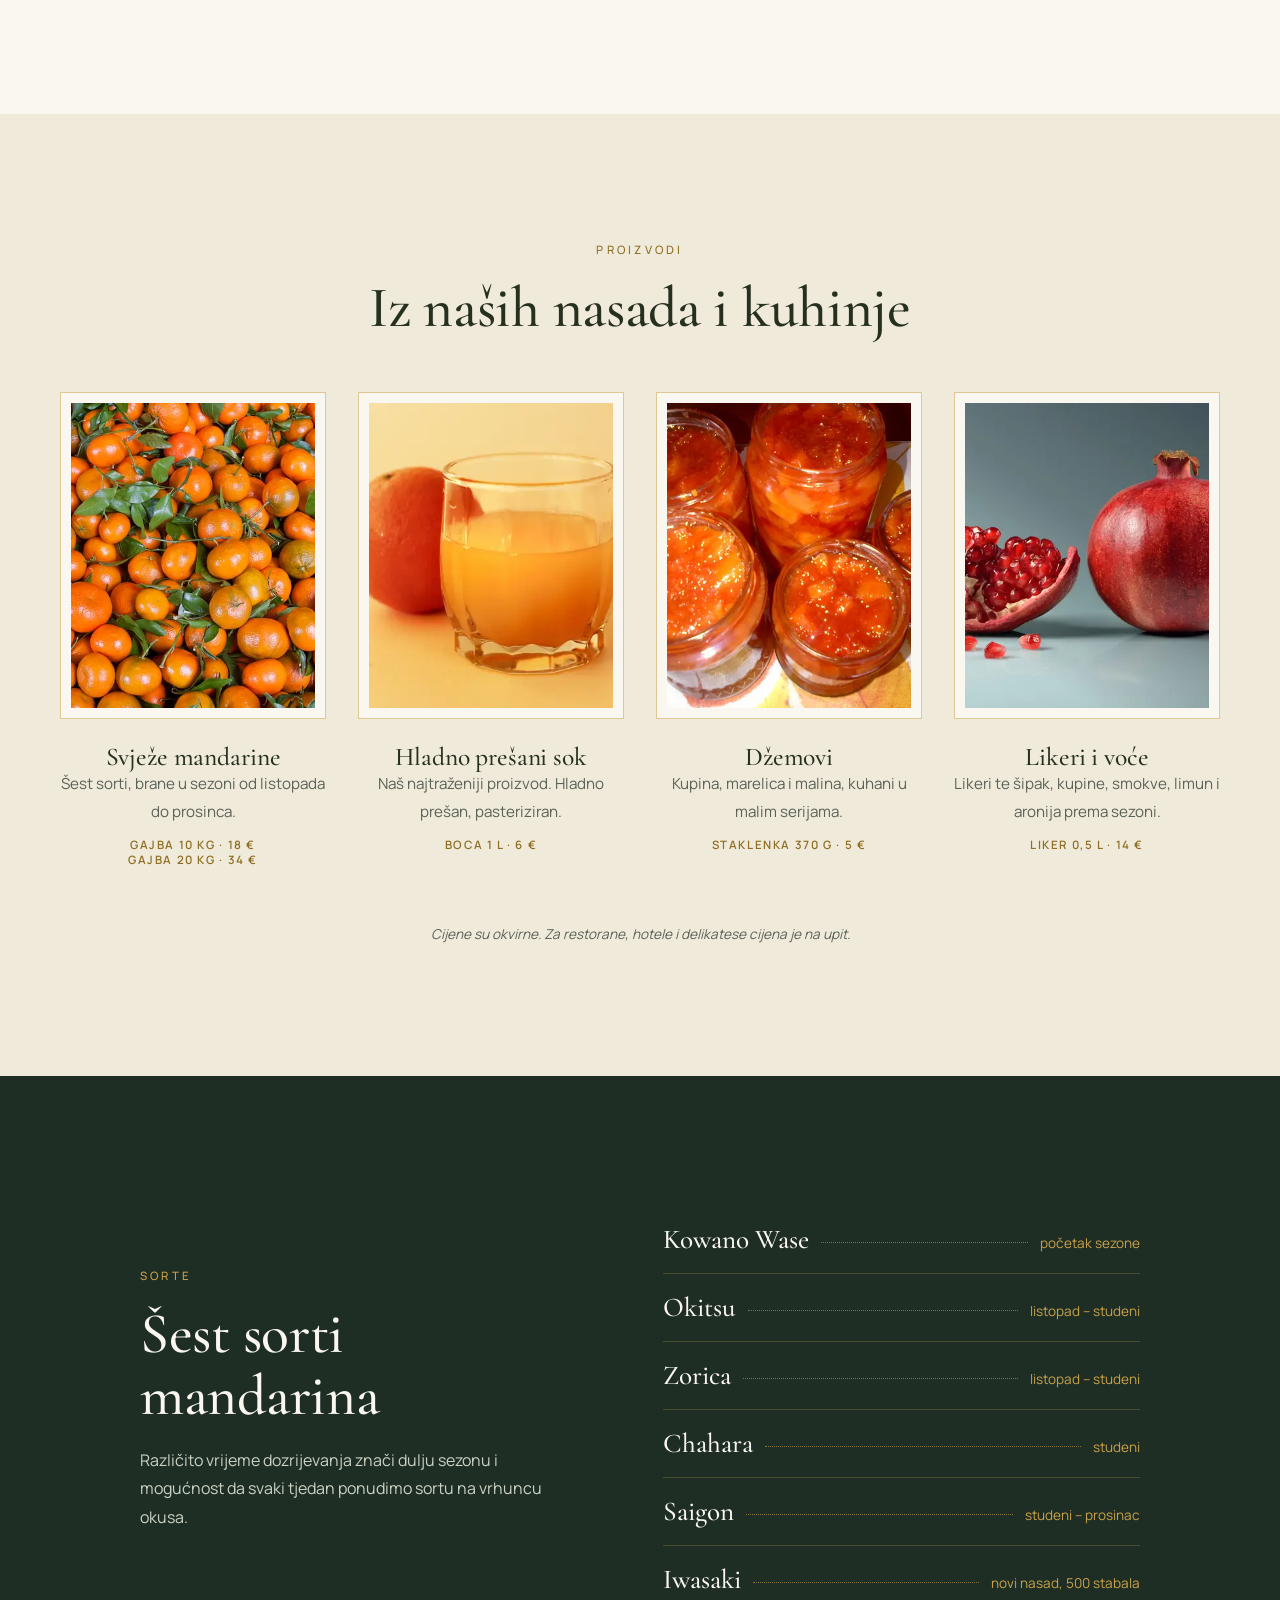
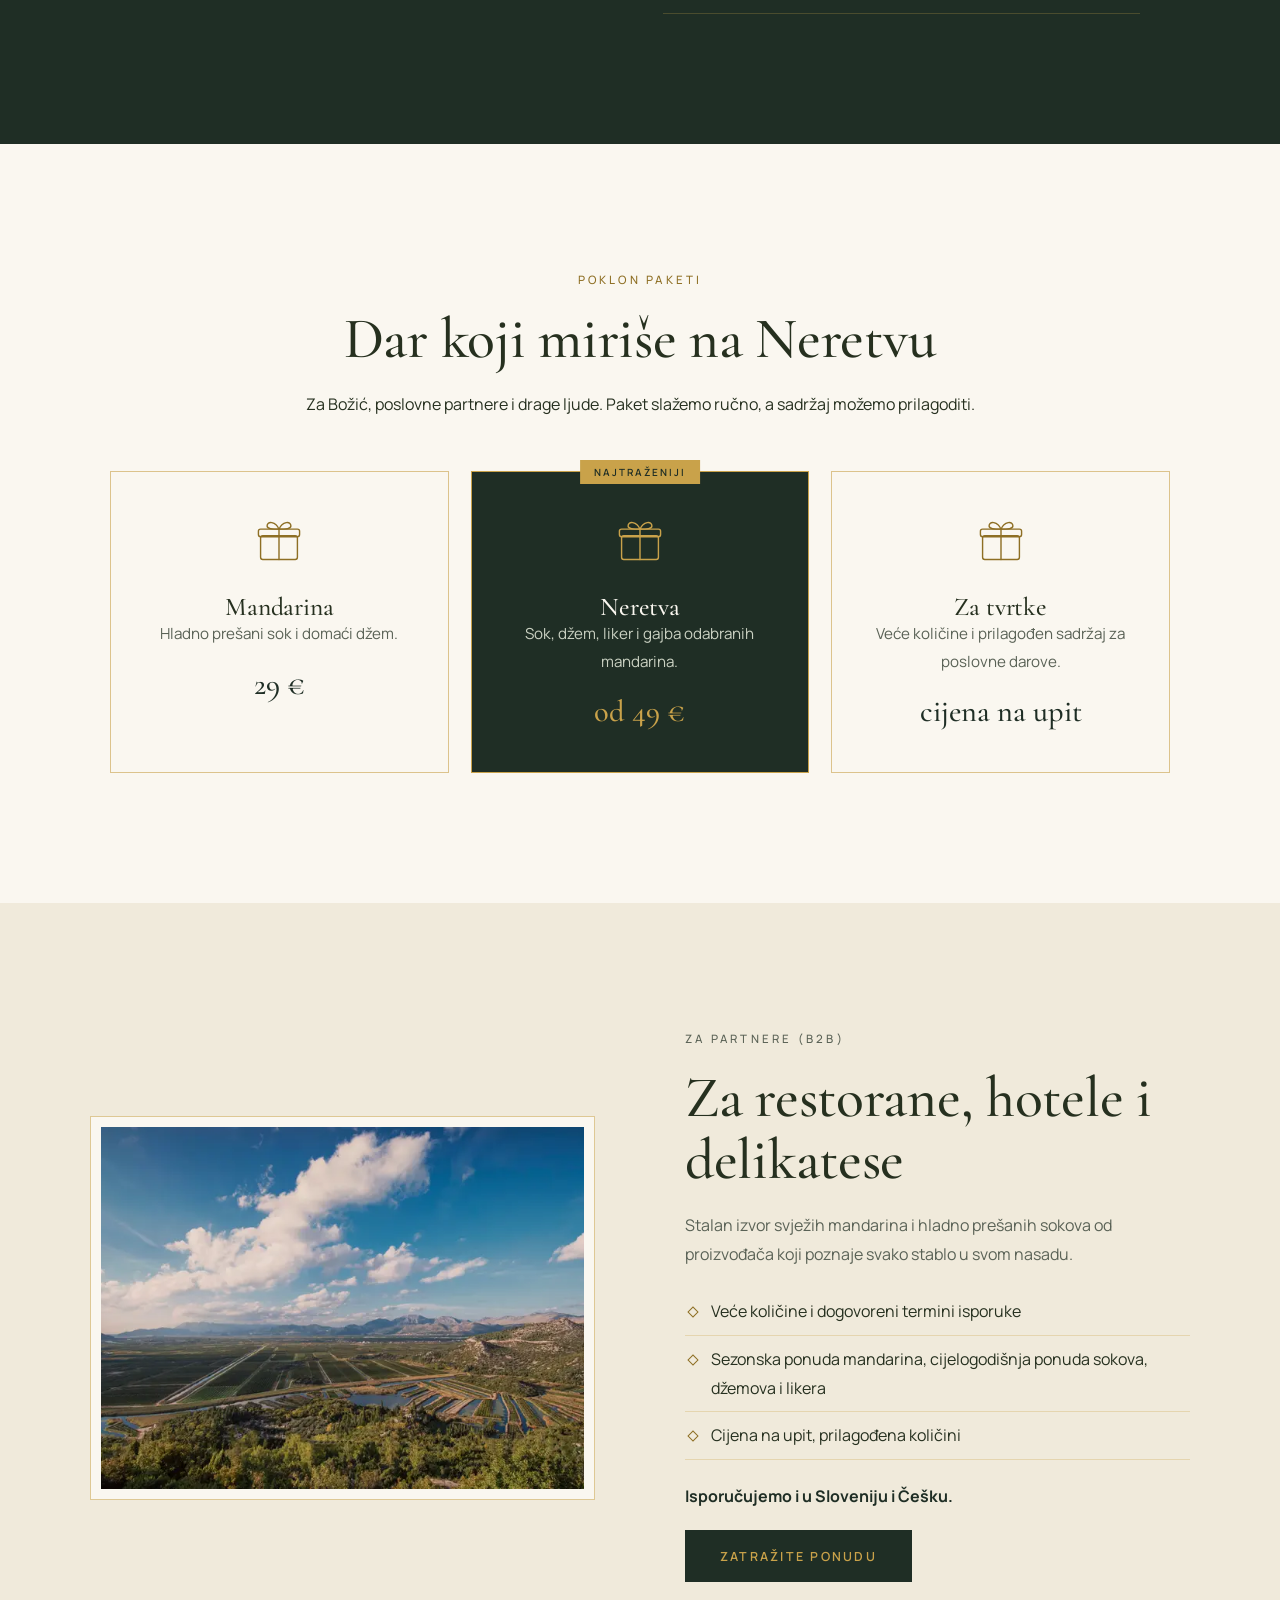
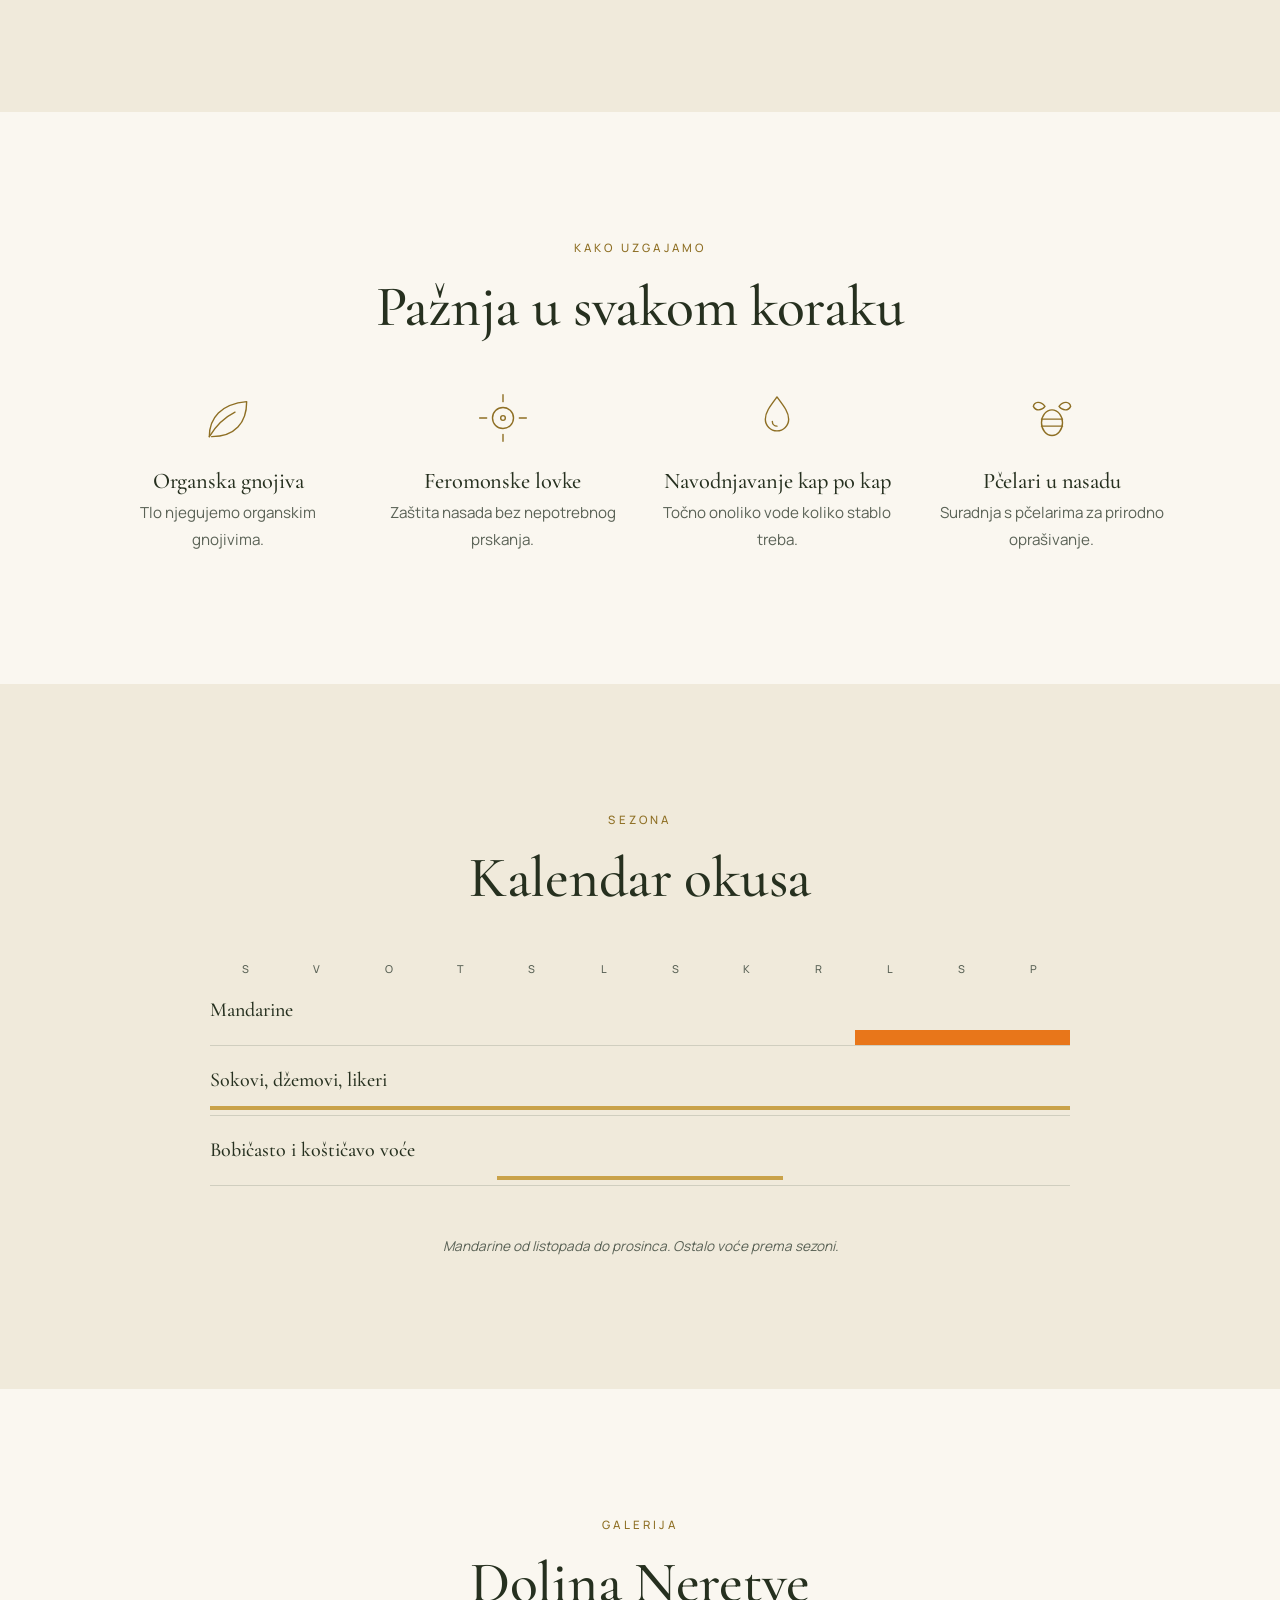
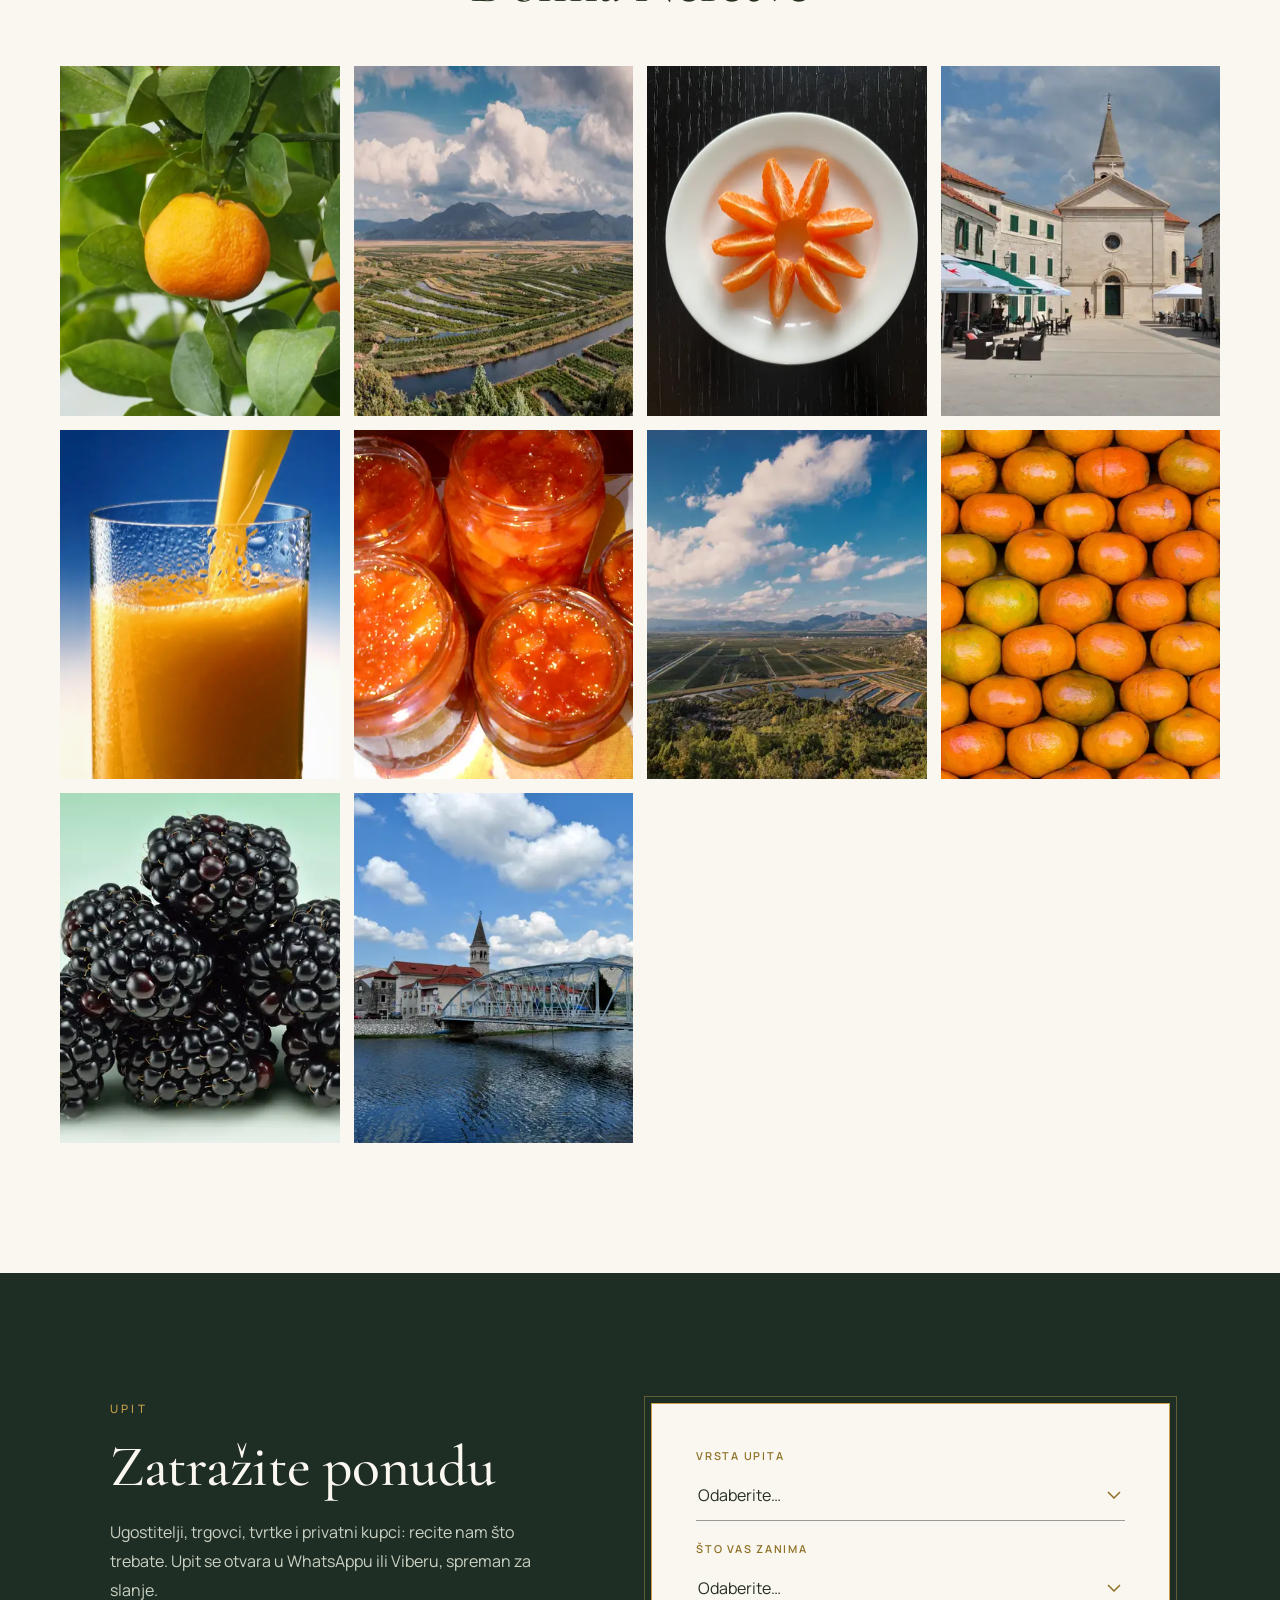
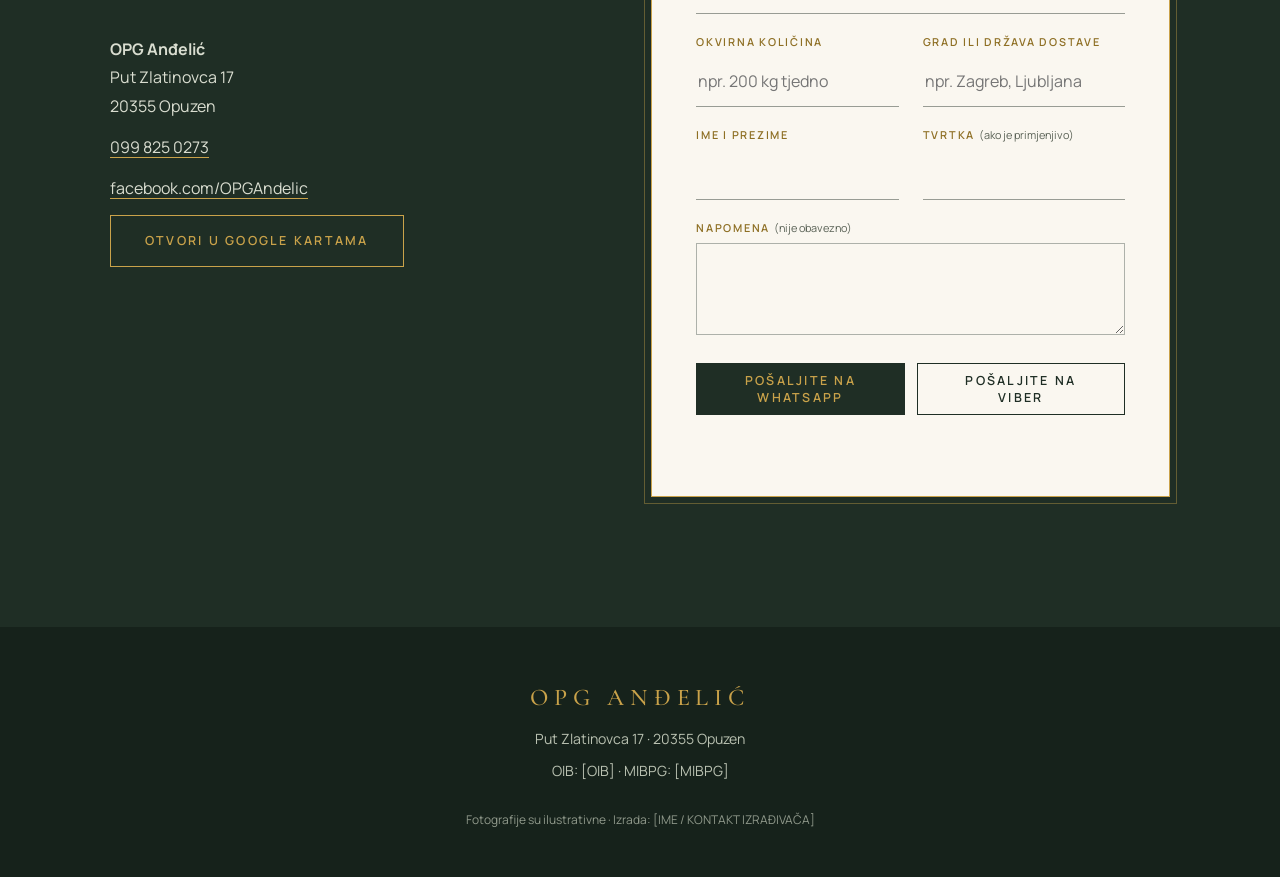
<file: site/premium/index.html>
<!doctype html>
<html lang="hr">
<head>
<meta charset="utf-8">
<meta name="viewport" content="width=device-width, initial-scale=1">
<title>OPG Anđelić · Neretvanska mandarina, ubrana s pažnjom</title>
<meta name="description" content="Neretvanske mandarine, hladno prešani sokovi, džemovi i likeri obitelji Anđelić iz Opuzena. Poklon paketi i suradnja s restoranima, hotelima i delikatesama.">
<meta name="theme-color" content="#1F2E25">
<meta property="og:type" content="website">
<meta property="og:locale" content="hr_HR">
<meta property="og:site_name" content="OPG Anđelić">
<meta property="og:title" content="OPG Anđelić · Neretvanska mandarina">
<meta property="og:description" content="Mandarine iz doline Neretve, poklon paketi i suradnja s ugostiteljima. Obitelj Anđelić, Opuzen.">
<meta property="og:image" content="https://opg-andjelic.31.97.183.143.sslip.io/zajednicko/og/premium.jpg">
<meta property="og:image:width" content="1200">
<meta property="og:image:height" content="630">
<meta property="og:url" content="https://opg-andjelic.31.97.183.143.sslip.io/premium/">
<meta name="twitter:card" content="summary_large_image">
<link rel="icon" href="data:image/svg+xml,%3Csvg xmlns='http://www.w3.org/2000/svg' viewBox='0 0 32 32'%3E%3Ccircle cx='16' cy='16' r='16' fill='%231F2E25'/%3E%3Ccircle cx='16' cy='17' r='8' fill='none' stroke='%23C9A24A' stroke-width='2'/%3E%3Cpath d='M16 9c1-3 4-4 6-3-1 3-3 4-6 3z' fill='%23C9A24A'/%3E%3C/svg%3E">
<link rel="preconnect" href="https://fonts.googleapis.com">
<link rel="preconnect" href="https://fonts.gstatic.com" crossorigin>
<link href="https://fonts.googleapis.com/css2?family=Cormorant+Garamond:ital,wght@0,500;0,600;1,500&family=Manrope:wght@400;500;600&display=swap" rel="stylesheet">
<link rel="stylesheet" href="style.css">
<script>document.documentElement.className='js';</script>
</head>
<body>

<a class="preskoci" href="#sadrzaj">Preskoči na sadržaj</a>

<header class="vrh">
  <a class="logo" href="#vrh" aria-label="OPG Anđelić, početak stranice">OPG Anđelić</a>
  <a class="vrh-veza" href="#upit">Zatražite ponudu</a>
</header>

<main id="sadrzaj">

<!-- HERO -->
<section class="hero" id="vrh">
  <div class="hero-slika">
    <picture>
      <source media="(max-width:700px)" srcset="../zajednicko/slike/mandarine-lisce-s.webp">
      <img src="../zajednicko/slike/mandarine-lisce.webp" width="1100" height="1467" alt="Tri neretvanske mandarine s lišćem na tamnoj podlozi" fetchpriority="high">
    </picture>
    <div class="pecat" aria-label="Neretvanska mandarina, dolina Neretve">
      <!-- [PROVJERITI] pravo korištenja oznake "Neretvanska mandarina" (ZOI) -->
      <svg viewBox="0 0 120 120" aria-hidden="true">
        <defs><path id="krug" d="M60 60m-45 0a45 45 0 1 1 90 0a45 45 0 1 1-90 0"/></defs>
        <circle cx="60" cy="60" r="58" fill="#1F2E25" stroke="#C9A24A" stroke-width="1.2"/>
        <circle cx="60" cy="60" r="36" fill="none" stroke="#C9A24A" stroke-width=".8"/>
        <text font-family="Manrope,sans-serif" font-size="9.2" letter-spacing="2.6" fill="#C9A24A"><textPath href="#krug" startOffset="0">NERETVANSKA MANDARINA · DOLINA NERETVE ·</textPath></text>
        <circle cx="60" cy="64" r="14" fill="#E8761A"/>
        <path d="M60 50c1-6 7-8 11-6-1 5-6 8-11 6z" fill="#C9A24A"/>
      </svg>
    </div>
  </div>
  <div class="hero-tekst">
    <p class="nadnaslov">OPG Anđelić · Opuzen · od 2007.</p>
    <h1>Okus doline Neretve, <em>ubran s pažnjom</em></h1>
    <p class="hero-pod">Obiteljski uzgoj neretvanskih mandarina za one koji znaju razliku. Svježe voće, hladno prešani sokovi, džemovi i likeri izravno od proizvođača.</p>
    <div class="hero-gumbi">
      <a class="gumb" href="#upit">Zatražite ponudu</a>
      <a class="gumb gumb-tanki" href="#paketi">Poklon paketi</a>
    </div>
  </div>
</section>

<!-- UVOD / PRIČA -->
<section class="odjeljak prica" id="prica">
  <div class="uski sredina">
    <p class="nadnaslov rv">Naša priča</p>
    <p class="istaknuto rv">Kad su se zatvorila vrata, otvorili smo svoja.</p>
    <span class="linija rv" aria-hidden="true"></span>
    <p class="rv">Obitelj <b>Anđelić</b> iz Opuzena već dvadesetak godina uzgaja mandarine na plodnoj zemlji doline Neretve. OPG je 2007. osnovao <b>Perica Anđelić</b>, a danas uz njega radi i sin <b>Ivan</b>.</p>
    <p class="rv">Dugo su rod prodavali veletržnicama za rusko tržište. Kad su sankcije taj kanal zatvorile, odlučili su ići izravno do kupaca i uložiti u kvalitetu. Danas njihove mandarine stižu u Split, Zagreb, Sloveniju i Češku.</p>
  </div>
  <dl class="brojke">
    <div class="rv"><dt>2 ha</dt><dd>nasada u dolini Neretve</dd></div>
    <div class="rv"><dt>2.000</dt><dd>stabala mandarina</dd></div>
    <div class="rv"><dt>100–120 t</dt><dd>godišnji urod</dd></div>
    <div class="rv"><dt>500</dt><dd>novih stabala sorte Iwasaki</dd></div>
  </dl>
  <!-- [PROVJERITI] brojke iz medijskih članaka -->
</section>

<!-- KATALOG -->
<section class="odjeljak katalog" id="proizvodi">
  <div class="uski sredina">
    <p class="nadnaslov rv">Proizvodi</p>
    <h2 class="rv">Iz naših nasada i kuhinje</h2>
  </div>
  <div class="katalog-mreza">
    <article class="stavka rv">
      <div class="okvir"><img src="../zajednicko/slike/mandarine-gomila-s.webp" width="700" height="467" loading="lazy" alt="Svježe neretvanske mandarine"></div>
      <h3>Svježe mandarine</h3>
      <p>Šest sorti, brane u sezoni od listopada do prosinca.</p>
      <p class="cijena">Gajba 10 kg · 18 €<br>Gajba 20 kg · 34 €</p>
      <!-- [PROVJERITI] cijene gajbi -->
    </article>
    <article class="stavka rv">
      <div class="okvir"><img src="../zajednicko/slike/sok-casa-s.webp" width="700" height="467" loading="lazy" alt="Čaša soka od mandarina"></div>
      <h3>Hladno prešani sok</h3>
      <p>Naš najtraženiji proizvod. Hladno prešan, pasteriziran.</p>
      <p class="cijena">Boca 1 l · 6 €</p>
      <!-- [PROVJERITI] cijena soka -->
    </article>
    <article class="stavka rv">
      <div class="okvir"><img src="../zajednicko/slike/dzem-staklenke-s.webp" width="700" height="525" loading="lazy" alt="Staklenke domaćeg džema"></div>
      <h3>Džemovi</h3>
      <p>Kupina, marelica i malina, kuhani u malim serijama.</p>
      <p class="cijena">Staklenka 370 g · 5 €</p>
      <!-- [PROVJERITI] cijena džema -->
    </article>
    <article class="stavka rv">
      <div class="okvir"><img src="../zajednicko/slike/sipak-s.webp" width="700" height="467" loading="lazy" alt="Šipak, cijeli i otvoren"></div>
      <h3>Likeri i voće</h3>
      <p>Likeri te šipak, kupine, smokve, limun i aronija prema sezoni.</p>
      <p class="cijena">Liker 0,5 l · 14 €</p>
      <!-- [PROVJERITI] cijena likera i asortiman ostalog voća; fotografija šipka je ilustrativna -->
    </article>
  </div>
  <p class="napomena">Cijene su okvirne. Za restorane, hotele i delikatese cijena je na upit.</p>
</section>

<!-- SORTE -->
<section class="odjeljak sorte" id="sorte">
  <div class="sorte-ovoj">
    <div class="sorte-uvod">
      <p class="nadnaslov nadnaslov-zlato rv">Sorte</p>
      <h2 class="rv">Šest sorti mandarina</h2>
      <p class="rv">Različito vrijeme dozrijevanja znači dulju sezonu i mogućnost da svaki tjedan ponudimo sortu na vrhuncu okusa.</p>
    </div>
    <!-- [PROVJERITI] sezone pojedinih sorti su okvirne -->
    <ul class="sorte-lista">
      <li class="rv"><span class="ime">Kowano Wase</span><span class="tocke" aria-hidden="true"></span><span class="kad">početak sezone</span></li>
      <li class="rv"><span class="ime">Okitsu</span><span class="tocke" aria-hidden="true"></span><span class="kad">listopad – studeni</span></li>
      <li class="rv"><span class="ime">Zorica</span><span class="tocke" aria-hidden="true"></span><span class="kad">listopad – studeni</span></li>
      <li class="rv"><span class="ime">Chahara</span><span class="tocke" aria-hidden="true"></span><span class="kad">studeni</span></li>
      <li class="rv"><span class="ime">Saigon</span><span class="tocke" aria-hidden="true"></span><span class="kad">studeni – prosinac</span></li>
      <li class="rv"><span class="ime">Iwasaki</span><span class="tocke" aria-hidden="true"></span><span class="kad">novi nasad, 500 stabala</span></li>
    </ul>
  </div>
</section>

<!-- POKLON PAKETI -->
<section class="odjeljak paketi" id="paketi">
  <div class="uski sredina">
    <p class="nadnaslov rv">Poklon paketi</p>
    <h2 class="rv">Dar koji miriše na Neretvu</h2>
    <p class="rv">Za Božić, poslovne partnere i drage ljude. Paket slažemo ručno, a sadržaj možemo prilagoditi.</p>
  </div>
  <!-- [PROVJERITI] sadržaj, nazivi i cijene paketa -->
  <div class="paketi-mreza">
    <article class="paket rv">
      <svg viewBox="0 0 48 48" aria-hidden="true"><rect x="7" y="20" width="34" height="22" rx="2"/><rect x="5" y="14" width="38" height="7" rx="2"/><path d="M24 14v28M24 14c-3-7-11-8-11-3 0 3 6 3 11 3zM24 14c3-7 11-8 11-3 0 3-6 3-11 3z"/></svg>
      <h3>Mandarina</h3>
      <p>Hladno prešani sok i domaći džem.</p>
      <p class="cijena">29 €</p>
    </article>
    <article class="paket paket-glavni rv">
      <span class="oznaka">Najtraženiji</span>
      <svg viewBox="0 0 48 48" aria-hidden="true"><rect x="7" y="20" width="34" height="22" rx="2"/><rect x="5" y="14" width="38" height="7" rx="2"/><path d="M24 14v28M24 14c-3-7-11-8-11-3 0 3 6 3 11 3zM24 14c3-7 11-8 11-3 0 3-6 3-11 3z"/></svg>
      <h3>Neretva</h3>
      <p>Sok, džem, liker i gajba odabranih mandarina.</p>
      <p class="cijena">od 49 €</p>
    </article>
    <article class="paket rv">
      <svg viewBox="0 0 48 48" aria-hidden="true"><rect x="7" y="20" width="34" height="22" rx="2"/><rect x="5" y="14" width="38" height="7" rx="2"/><path d="M24 14v28M24 14c-3-7-11-8-11-3 0 3 6 3 11 3zM24 14c3-7 11-8 11-3 0 3-6 3-11 3z"/></svg>
      <h3>Za tvrtke</h3>
      <p>Veće količine i prilagođen sadržaj za poslovne darove.</p>
      <p class="cijena">cijena na upit</p>
    </article>
  </div>
</section>

<!-- B2B -->
<section class="odjeljak b2b" id="partneri">
  <div class="b2b-ovoj">
    <div class="b2b-slika rv"><img src="../zajednicko/slike/nasad-neretva-s.webp" srcset="../zajednicko/slike/nasad-neretva-s.webp 700w, ../zajednicko/slike/nasad-neretva.webp 1600w" sizes="(max-width:900px) 100vw, 50vw" width="700" height="467" loading="lazy" alt="Nasadi u dolini Neretve"></div>
    <div class="b2b-tekst">
      <p class="nadnaslov rv">Za partnere (B2B)</p>
      <h2 class="rv">Za restorane, hotele i delikatese</h2>
      <p class="rv">Stalan izvor svježih mandarina i hladno prešanih sokova od proizvođača koji poznaje svako stablo u svom nasadu.</p>
      <ul class="popis rv">
        <li>Veće količine i dogovoreni termini isporuke</li>
        <li>Sezonska ponuda mandarina, cijelogodišnja ponuda sokova, džemova i likera</li>
        <li>Cijena na upit, prilagođena količini</li>
      </ul>
      <p class="rv"><b>Isporučujemo i u Sloveniju i Češku.</b></p>
      <a class="gumb rv" href="#upit">Zatražite ponudu</a>
    </div>
  </div>
</section>

<!-- UZGOJ -->
<section class="odjeljak uzgoj" id="uzgoj">
  <div class="uski sredina">
    <p class="nadnaslov rv">Kako uzgajamo</p>
    <h2 class="rv">Pažnja u svakom koraku</h2>
  </div>
  <ul class="ikone">
    <li class="rv">
      <svg viewBox="0 0 48 48" aria-hidden="true"><path d="M8 40c0-16 10-28 32-30 0 18-10 30-30 30"/><path d="M8 40c6-10 14-17 22-21"/></svg>
      <h3>Organska gnojiva</h3><p>Tlo njegujemo organskim gnojivima.</p>
    </li>
    <li class="rv">
      <svg viewBox="0 0 48 48" aria-hidden="true"><path d="M24 4v6M24 38v6M4 24h6M38 24h6"/><circle cx="24" cy="24" r="9"/><circle cx="24" cy="24" r="2"/></svg>
      <h3>Feromonske lovke</h3><p>Zaštita nasada bez nepotrebnog prskanja.</p>
    </li>
    <li class="rv">
      <svg viewBox="0 0 48 48" aria-hidden="true"><path d="M24 6c6 8 10 13 10 19a10 10 0 0 1-20 0c0-6 4-11 10-19z"/><path d="M20 27a4 4 0 0 0 4 4"/></svg>
      <h3>Navodnjavanje kap po kap</h3><p>Točno onoliko vode koliko stablo treba.</p>
    </li>
    <li class="rv">
      <svg viewBox="0 0 48 48" aria-hidden="true"><ellipse cx="24" cy="28" rx="9" ry="11"/><path d="M15 25h18M15 31h18"/><path d="M18 14c-4-5-9-4-10 0 2 4 7 4 10 0zM30 14c4-5 9-4 10 0-2 4-7 4-10 0z"/></svg>
      <h3>Pčelari u nasadu</h3><p>Suradnja s pčelarima za prirodno oprašivanje.</p>
    </li>
  </ul>
</section>

<!-- SEZONA -->
<section class="odjeljak sezona" id="sezona">
  <div class="uski sredina">
    <p class="nadnaslov rv">Sezona</p>
    <h2 class="rv">Kalendar okusa</h2>
  </div>
  <!-- [PROVJERITI] sezone su okvirne -->
  <div class="kal rv" role="img" aria-label="Mandarine od listopada do prosinca, sokovi, džemovi i likeri cijele godine">
    <div class="kal-mj" aria-hidden="true"><i>S</i><i>V</i><i>O</i><i>T</i><i>S</i><i>L</i><i>S</i><i>K</i><i>R</i><i>L</i><i>S</i><i>P</i></div>
    <div class="kal-red"><span>Mandarine</span><div class="kal-traka" style="--od:10;--do:12"></div></div>
    <div class="kal-red"><span>Sokovi, džemovi, likeri</span><div class="kal-traka tanka" style="--od:1;--do:12"></div></div>
    <div class="kal-red"><span>Bobičasto i koštičavo voće</span><div class="kal-traka tanka" style="--od:5;--do:8"></div></div>
  </div>
  <p class="napomena rv">Mandarine od listopada do prosinca. Ostalo voće prema sezoni.</p>
</section>

<!-- GALERIJA -->
<section class="odjeljak galerija-odj" id="galerija">
  <div class="uski sredina">
    <p class="nadnaslov rv">Galerija</p>
    <h2 class="rv">Dolina Neretve</h2>
  </div>
  <div class="katalog-galerija" data-galerija>
    <a class="rv" href="../zajednicko/slike/mandarina-list.webp" data-lightbox data-opis="Mandarina na grani"><img src="../zajednicko/slike/mandarina-list-s.webp" width="560" height="747" loading="lazy" alt="Mandarina na grani u lišću"></a>
    <a class="rv" href="../zajednicko/slike/dolina-panorama.webp" data-lightbox data-opis="Dolina Neretve odozgo"><img src="../zajednicko/slike/dolina-panorama-s.webp" width="700" height="462" loading="lazy" alt="Dolina Neretve s kanalima i nasadima"></a>
    <a class="rv" href="../zajednicko/slike/mandarine-kriske.webp" data-lightbox data-opis="Kriške mandarine"><img src="../zajednicko/slike/mandarine-kriske-s.webp" width="560" height="747" loading="lazy" alt="Kriške mandarine složene na tanjuru"></a>
    <a class="rv" href="../zajednicko/slike/opuzen-trg.webp" data-lightbox data-opis="Opuzen, središte mjesta"><img src="../zajednicko/slike/opuzen-trg-s.webp" width="700" height="465" loading="lazy" alt="Trg u Opuzenu s crkvom"></a>
    <a class="rv" href="../zajednicko/slike/sok-ulijevanje.webp" data-lightbox data-opis="Svježe prešani sok"><img src="../zajednicko/slike/sok-ulijevanje-s.webp" width="560" height="796" loading="lazy" alt="Sok se ulijeva u čašu"></a>
    <a class="rv" href="../zajednicko/slike/dzem-staklenke.webp" data-lightbox data-opis="Domaći džem"><img src="../zajednicko/slike/dzem-staklenke-s.webp" width="700" height="525" loading="lazy" alt="Staklenke domaćeg džema"></a>
    <a class="rv" href="../zajednicko/slike/nasad-neretva.webp" data-lightbox data-opis="Polja uz Neretvu"><img src="../zajednicko/slike/nasad-neretva-s.webp" width="700" height="467" loading="lazy" alt="Polja i nasadi u dolini Neretve"></a>
    <a class="rv" href="../zajednicko/slike/mandarine-trznica.webp" data-lightbox data-opis="Mandarine, savršeno složene"><img src="../zajednicko/slike/mandarine-trznica-s.webp" width="700" height="467" loading="lazy" alt="Složene mandarine"></a>
    <a class="rv" href="../zajednicko/slike/kupine.webp" data-lightbox data-opis="Kupine"><img src="../zajednicko/slike/kupine-s.webp" width="700" height="467" loading="lazy" alt="Hrpica kupina"></a>
    <a class="rv" href="../zajednicko/slike/opuzen-most.webp" data-lightbox data-opis="Opuzen na Neretvi"><img src="../zajednicko/slike/opuzen-most-s.webp" width="700" height="465" loading="lazy" alt="Opuzen i most preko rijeke"></a>
  </div>
</section>

<!-- UPIT -->
<section class="odjeljak upit" id="upit">
  <div class="upit-ovoj">
    <div class="upit-uvod">
      <p class="nadnaslov nadnaslov-zlato rv">Upit</p>
      <h2 class="rv">Zatražite ponudu</h2>
      <p class="rv">Ugostitelji, trgovci, tvrtke i privatni kupci: recite nam što trebate. Upit se otvara u WhatsAppu ili Viberu, spreman za slanje.</p>
      <address class="rv">
        <p><b>OPG Anđelić</b><br>Put Zlatinovca 17<br>20355 Opuzen</p>
        <p><a data-tel href="tel:+385998250273"><span data-broj>099 825 0273</span></a></p>
        <!-- [PROVJERITI] telefon -->
        <p><a href="https://www.facebook.com/OPGAndelic" target="_blank" rel="noopener">facebook.com/OPGAndelic</a></p>
        <p><a class="gumb gumb-tanki" href="https://www.google.com/maps/search/?api=1&amp;query=Put+Zlatinovca+17%2C+20355+Opuzen" target="_blank" rel="noopener">Otvori u Google kartama</a></p>
      </address>
    </div>

    <form class="forma rv" data-narudzba data-intro="Dobar dan, šaljem upit za ponudu putem stranice OPG-a Anđelić." data-outro="Unaprijed hvala." aria-label="Upit za ponudu">
      <div class="polje">
        <label for="u-tip">Vrsta upita</label>
        <select id="u-tip" name="tip" data-label="Vrsta upita" required>
          <option value="">Odaberite…</option>
          <option>Restoran ili hotel</option>
          <option>Delikatesa ili trgovina</option>
          <option>Poklon paketi</option>
          <option>Privatna narudžba</option>
          <option>Drugo</option>
        </select>
      </div>
      <div class="polje">
        <label for="u-proizvod">Što Vas zanima</label>
        <select id="u-proizvod" name="proizvod" data-label="Proizvod" required>
          <option value="">Odaberite…</option>
          <option>Svježe mandarine</option>
          <option>Hladno prešani sok</option>
          <option>Džemovi</option>
          <option>Likeri</option>
          <option>Poklon paketi</option>
          <option>Više proizvoda</option>
        </select>
      </div>
      <div class="dva">
        <div class="polje">
          <label for="u-kol">Okvirna količina</label>
          <input id="u-kol" name="kolicina" data-label="Količina" placeholder="npr. 200 kg tjedno" required>
        </div>
        <div class="polje">
          <label for="u-grad">Grad ili država dostave</label>
          <input id="u-grad" name="grad" data-label="Dostava" placeholder="npr. Zagreb, Ljubljana" required>
        </div>
      </div>
      <div class="dva">
        <div class="polje">
          <label for="u-ime">Ime i prezime</label>
          <input id="u-ime" name="ime" data-label="Ime" autocomplete="name" required>
        </div>
        <div class="polje">
          <label for="u-tvrtka">Tvrtka <span>(ako je primjenjivo)</span></label>
          <input id="u-tvrtka" name="tvrtka" data-label="Tvrtka" autocomplete="organization">
        </div>
      </div>
      <div class="polje">
        <label for="u-nap">Napomena <span>(nije obavezno)</span></label>
        <textarea id="u-nap" name="napomena" data-label="Napomena" rows="3"></textarea>
      </div>
      <div class="forma-gumbi">
        <button type="button" class="gumb" data-send="wa">Pošaljite na WhatsApp</button>
        <button type="button" class="gumb gumb-tanki" data-send="viber">Pošaljite na Viber</button>
      </div>
      <p class="status" data-status role="status" aria-live="polite"></p>
    </form>
  </div>
</section>

</main>

<footer class="podnozje">
  <p class="podnozje-ime">OPG Anđelić</p>
  <p>Put Zlatinovca 17 · 20355 Opuzen</p>
  <p>OIB: [OIB] · MIBPG: [MIBPG]</p>
  <!-- [PROVJERITI] OIB, MIBPG; ako je potrebno, napomena o potpori EU (EPFRR) i logo -->
  <p class="sitno">Fotografije su ilustrativne · Izrada: [IME / KONTAKT IZRAĐIVAČA]</p>
</footer>

<script src="../zajednicko/narudzba.js"></script>
<script src="../zajednicko/galerija.js"></script>
<script src="script.js"></script>
</body>
</html>
</file>
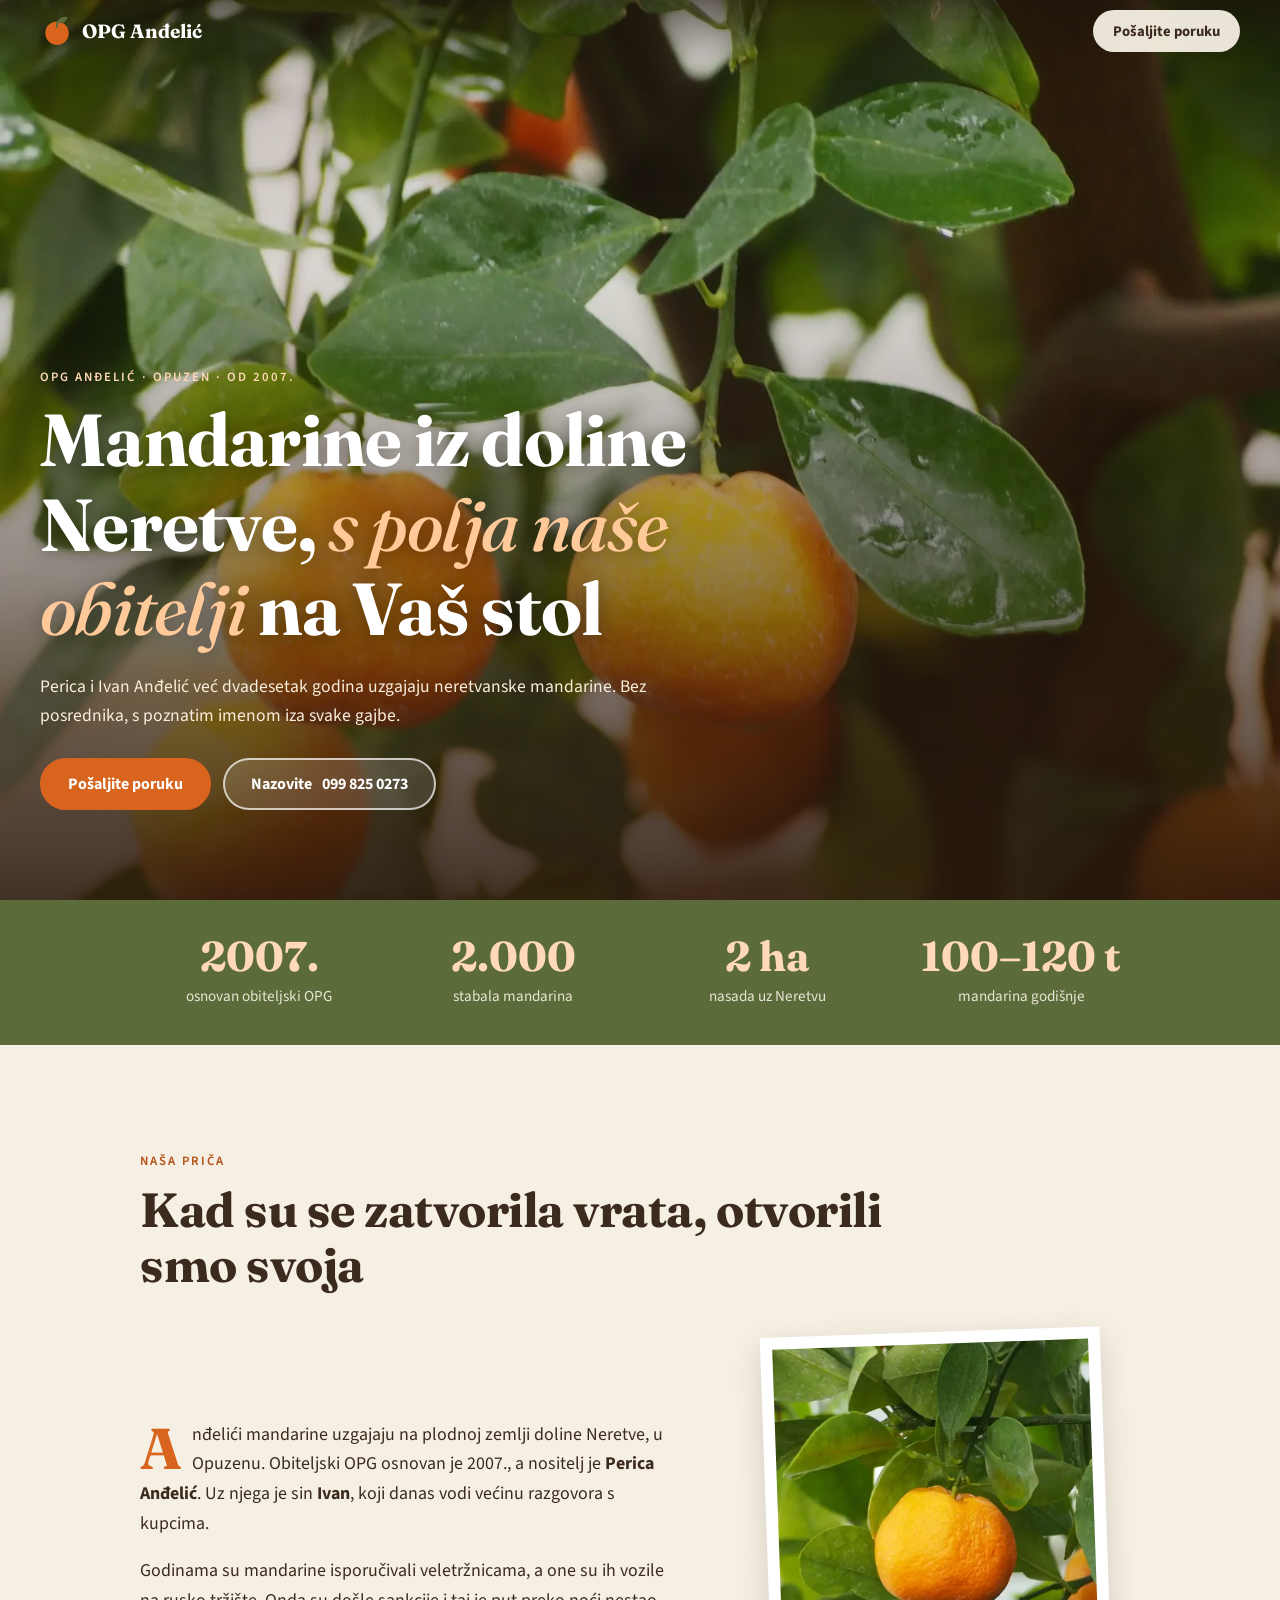
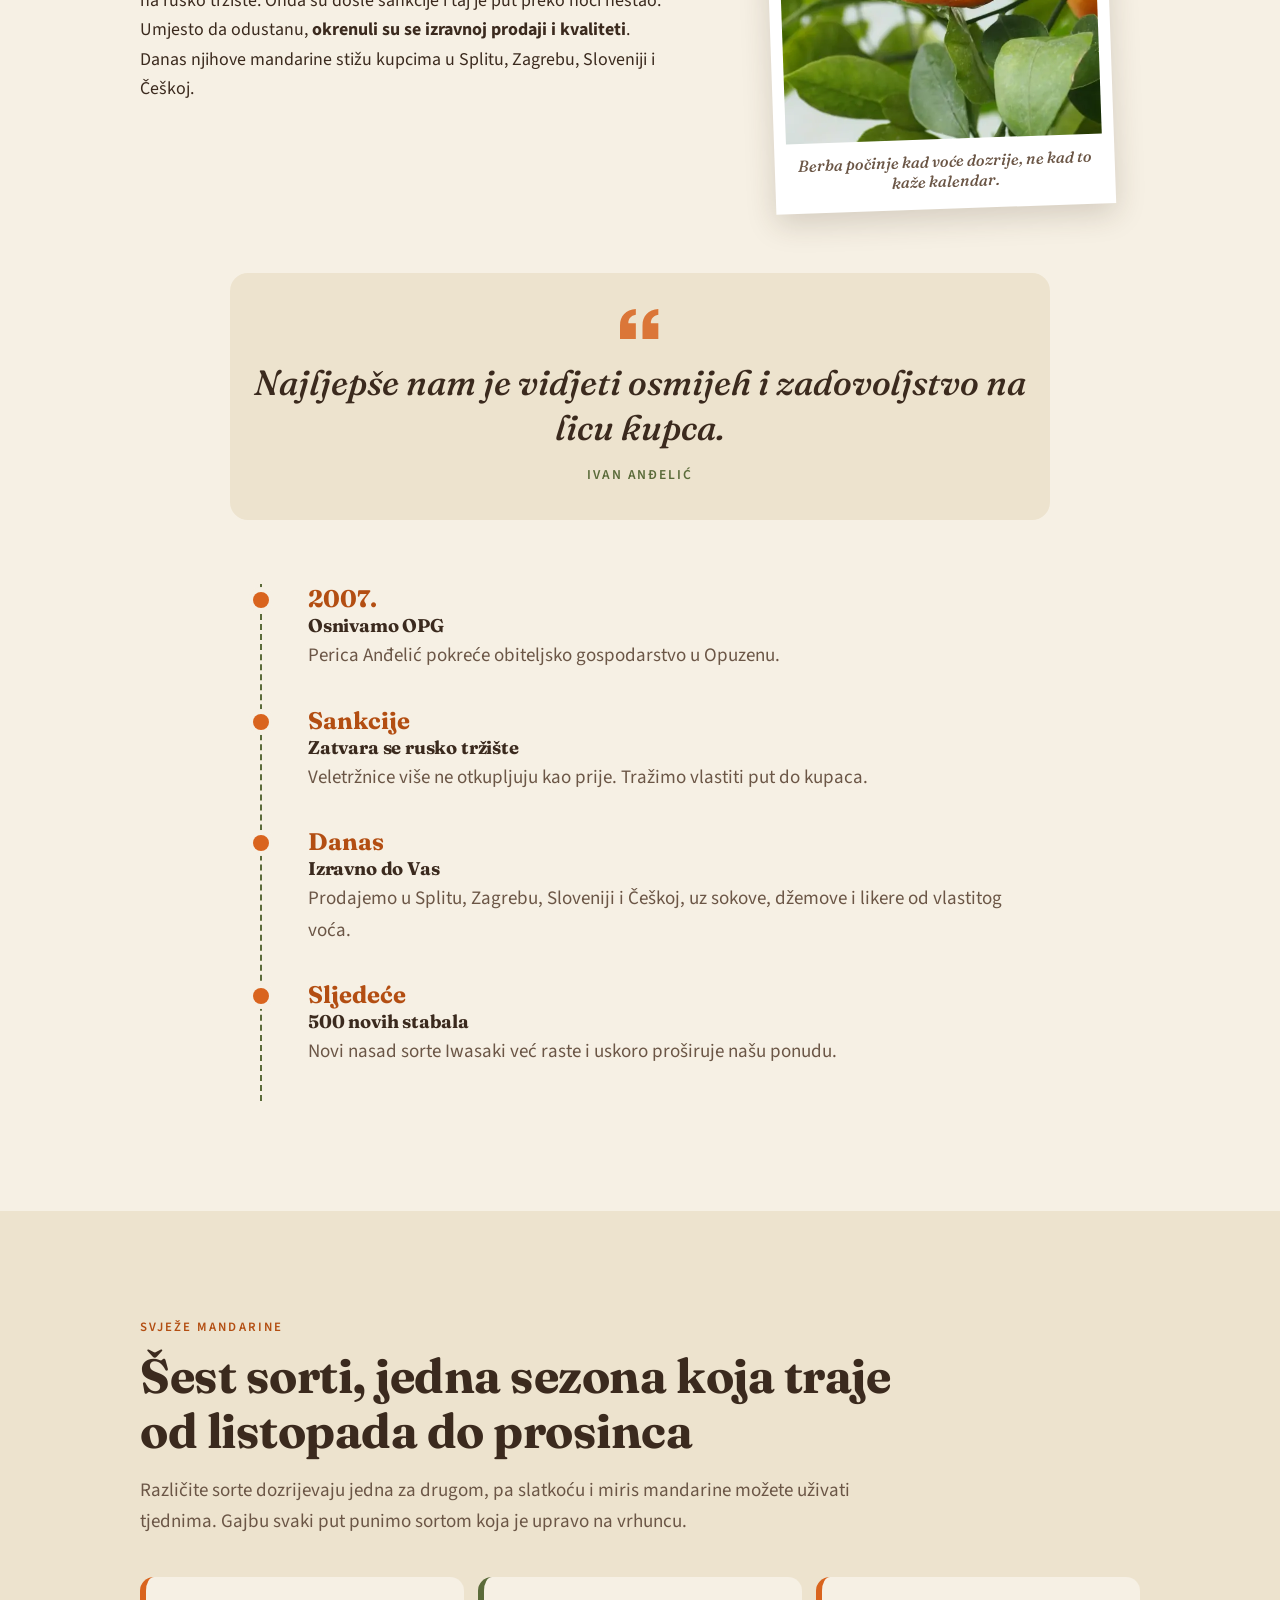
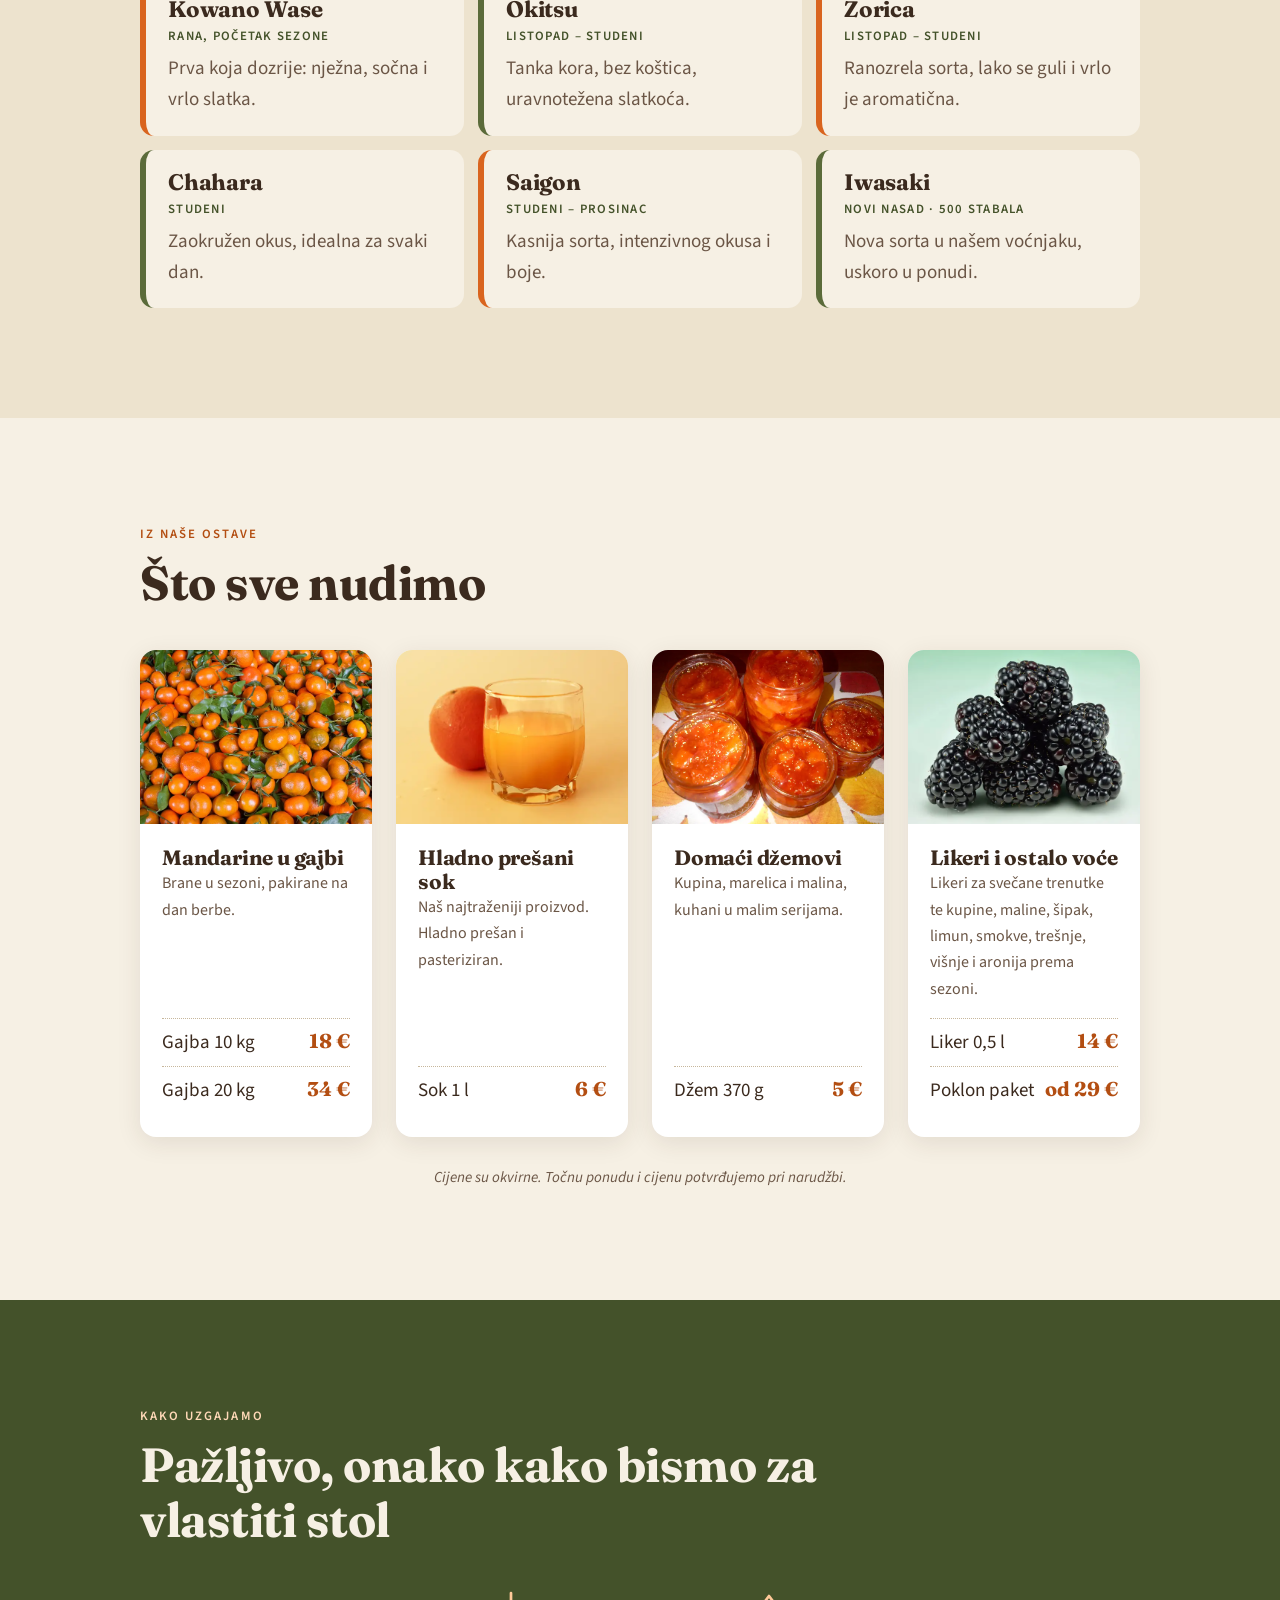
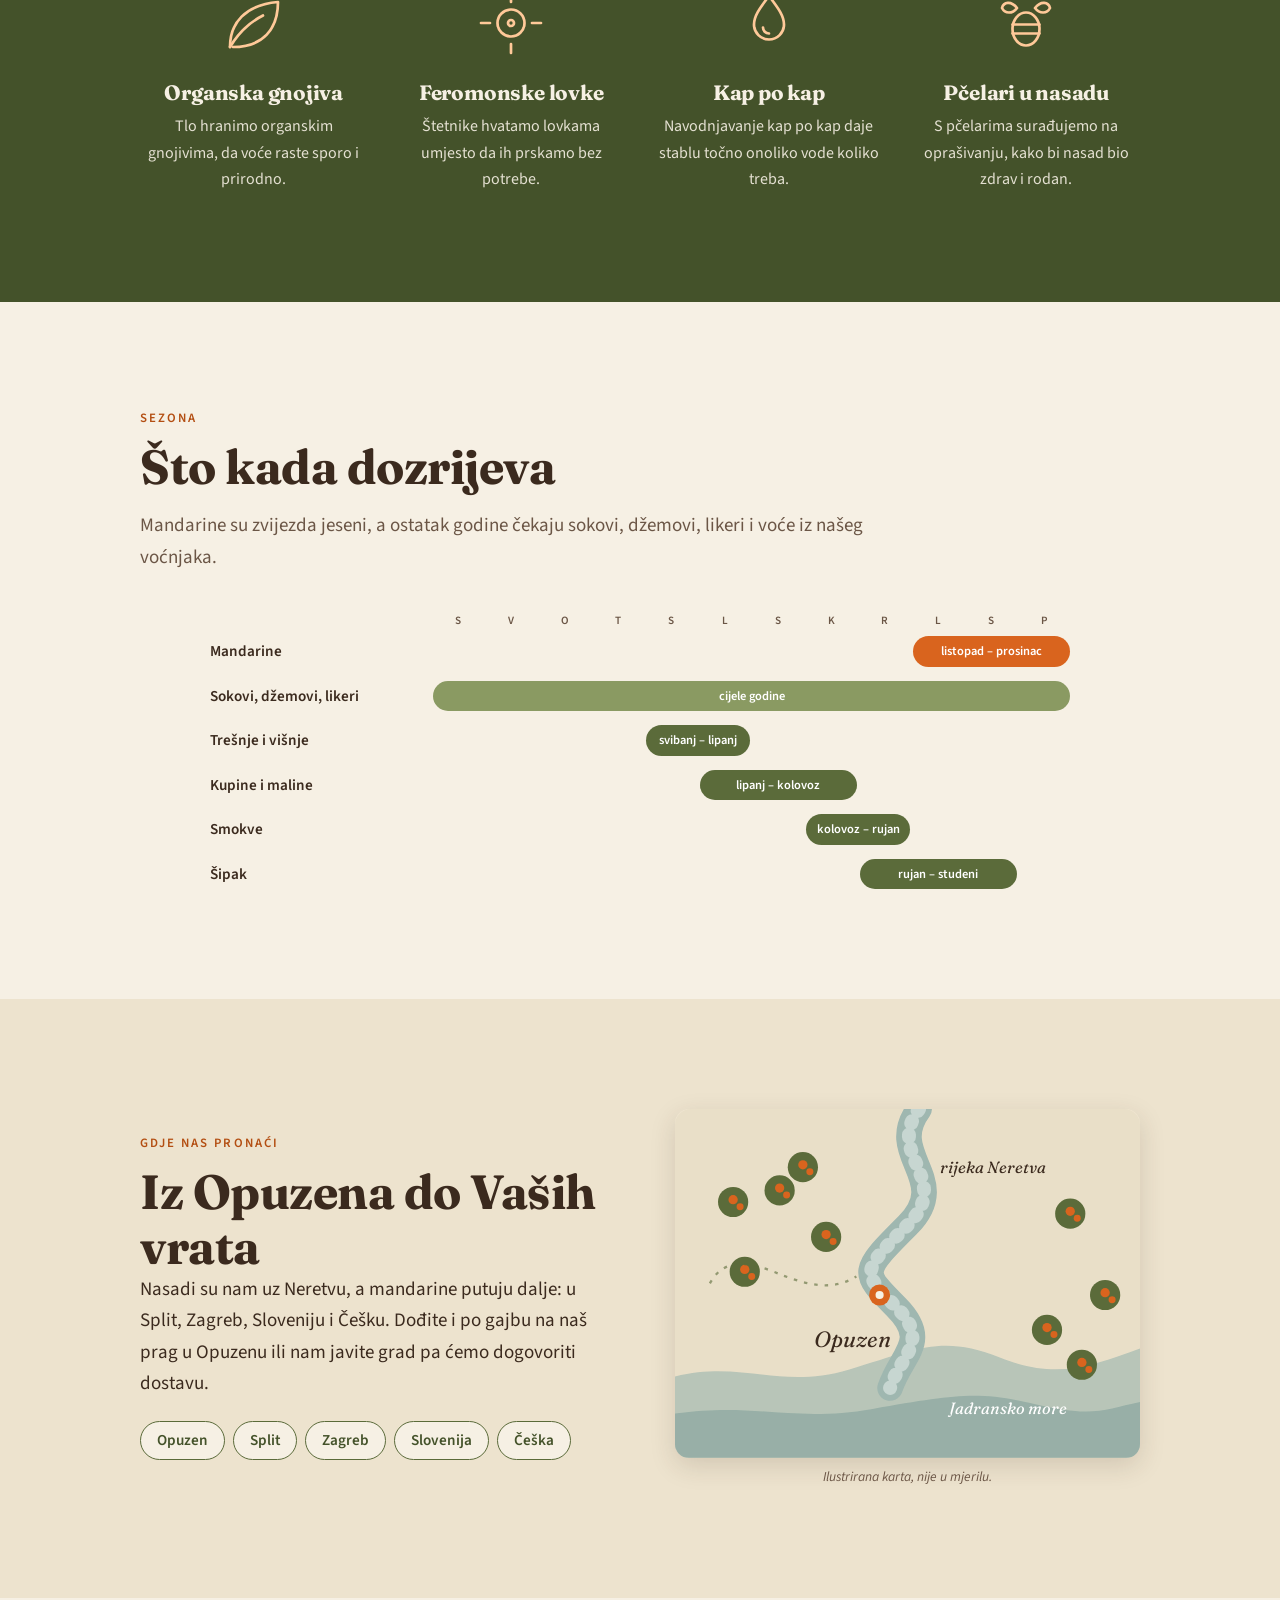
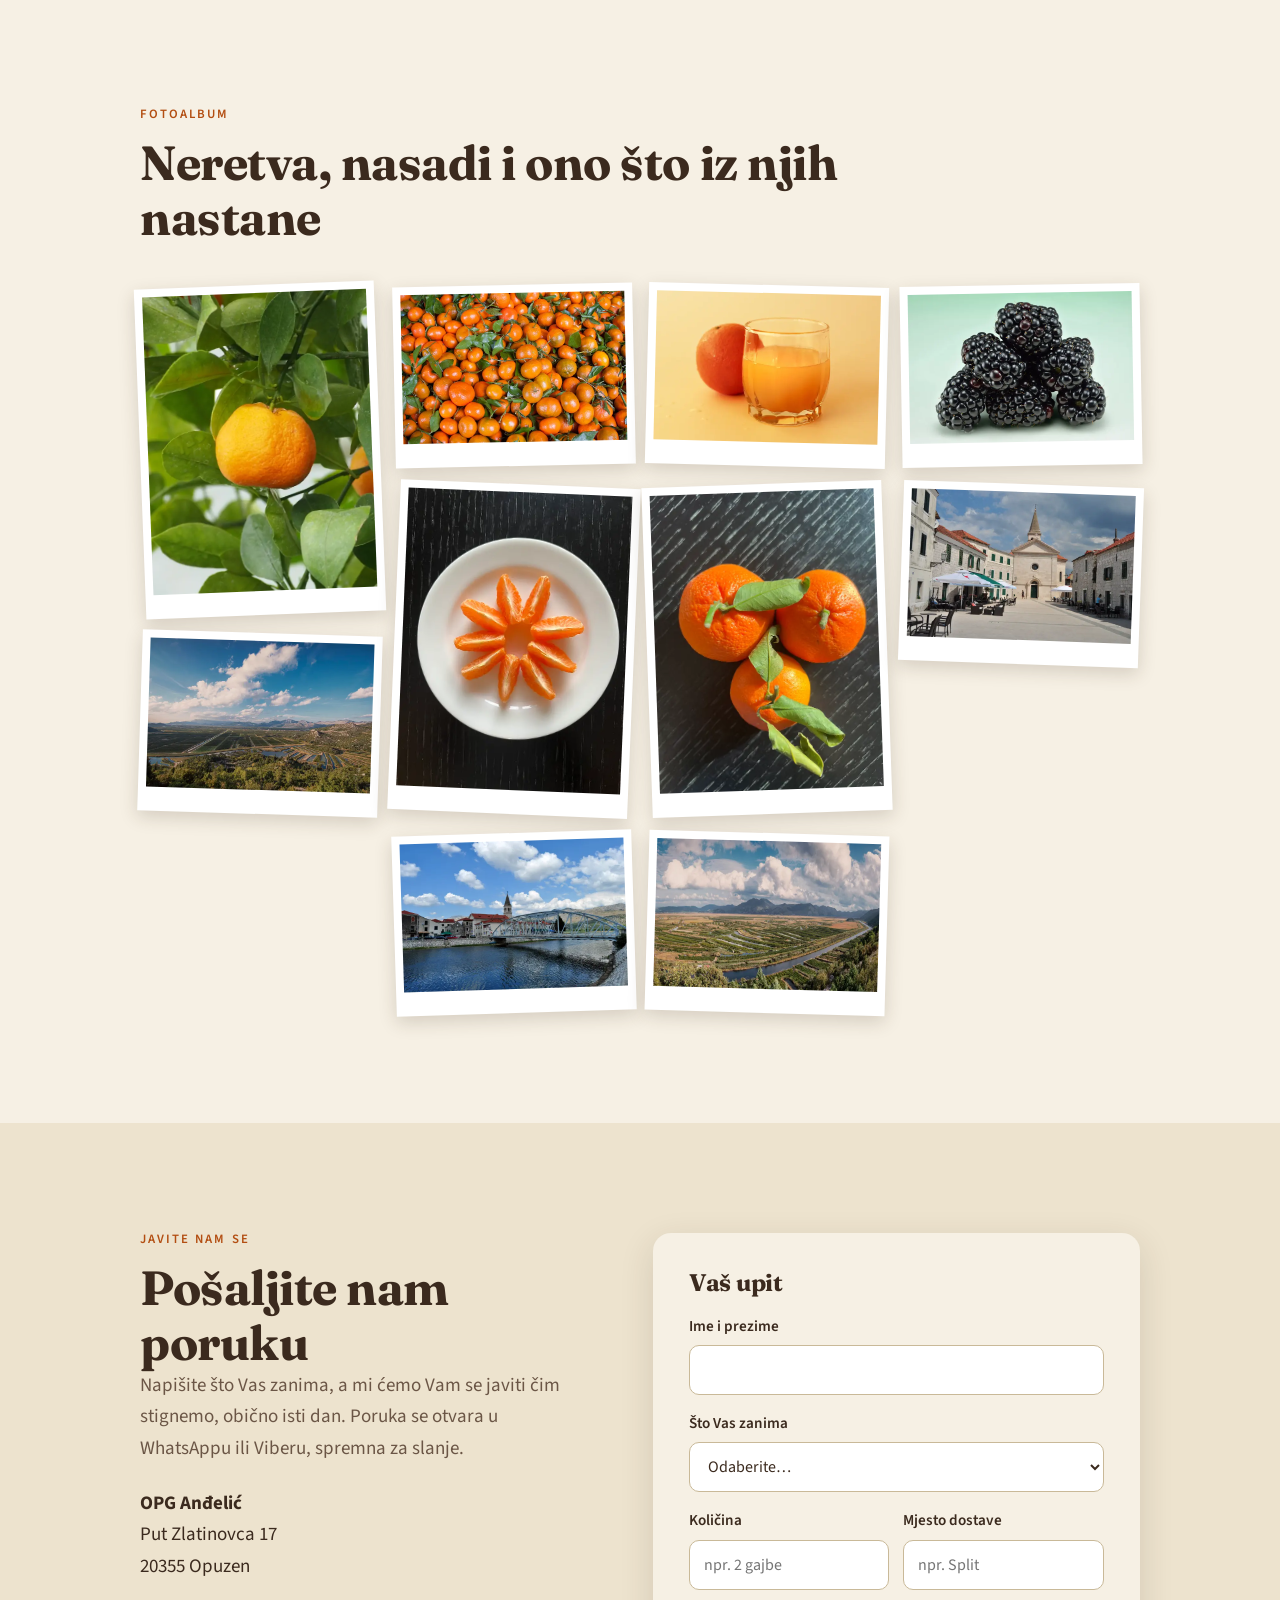
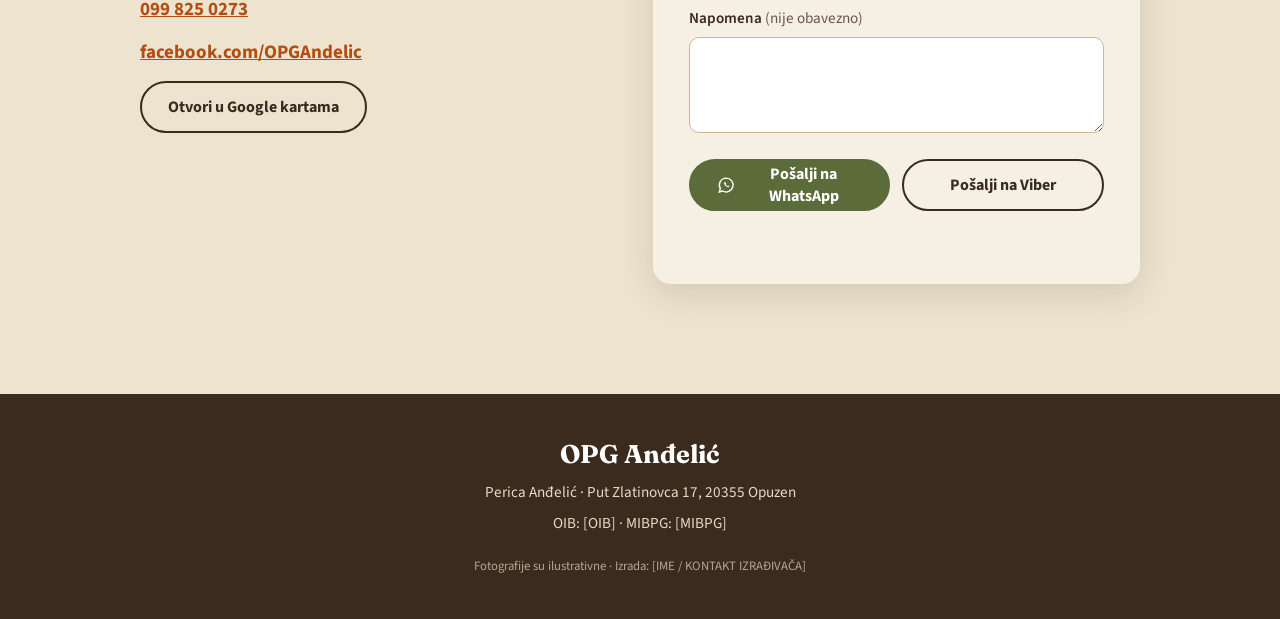
<file: site/tradicija/index.html>
<!doctype html>
<html lang="hr">
<head>
<meta charset="utf-8">
<meta name="viewport" content="width=device-width, initial-scale=1">
<title>OPG Anđelić · Neretvanske mandarine s obiteljskog polja</title>
<meta name="description" content="Obitelj Anđelić iz Opuzena uzgaja mandarine u dolini Neretve od 2007. Svježe mandarine, hladno prešani sokovi, džemovi i likeri izravno od proizvođača.">
<meta name="theme-color" content="#F6F0E4">
<meta property="og:type" content="website">
<meta property="og:locale" content="hr_HR">
<meta property="og:site_name" content="OPG Anđelić">
<meta property="og:title" content="OPG Anđelić · Mandarine iz doline Neretve">
<meta property="og:description" content="Obiteljski uzgoj mandarina u Opuzenu od 2007. Izravno s polja do Vašeg stola.">
<meta property="og:image" content="https://opg-andjelic.31.97.183.143.sslip.io/zajednicko/og/tradicija.jpg">
<meta property="og:image:width" content="1200">
<meta property="og:image:height" content="630">
<meta property="og:url" content="https://opg-andjelic.31.97.183.143.sslip.io/tradicija/">
<meta name="twitter:card" content="summary_large_image">
<link rel="icon" href="data:image/svg+xml,%3Csvg xmlns='http://www.w3.org/2000/svg' viewBox='0 0 32 32'%3E%3Ccircle cx='16' cy='18' r='11' fill='%23D9641E'/%3E%3Cpath d='M16 8c2-5 7-6 10-5-1 4-5 7-10 5z' fill='%235B6B3A'/%3E%3C/svg%3E">
<link rel="preconnect" href="https://fonts.googleapis.com">
<link rel="preconnect" href="https://fonts.gstatic.com" crossorigin>
<link href="https://fonts.googleapis.com/css2?family=Fraunces:ital,opsz,wght@0,9..144,500;0,9..144,700;1,9..144,500&family=Source+Sans+3:wght@400;600;700&display=swap" rel="stylesheet">
<link rel="stylesheet" href="style.css">
<script>document.documentElement.className='js';</script>
</head>
<body>

<a class="preskoci" href="#sadrzaj">Preskoči na sadržaj</a>

<header class="vrh">
  <a class="logo" href="#vrh" aria-label="OPG Anđelić, početak stranice">
    <svg viewBox="0 0 32 32" aria-hidden="true"><circle cx="16" cy="18" r="11" fill="#D9641E"/><path d="M16 8c2-5 7-6 10-5-1 4-5 7-10 5z" fill="#5B6B3A"/><path d="M16 8v4" stroke="#5B6B3A" stroke-width="2" stroke-linecap="round"/></svg>
    <span>OPG Anđelić</span>
  </a>
  <a class="gumb gumb-mali" href="#kontakt">Pošaljite poruku</a>
</header>

<main id="sadrzaj">

<!-- HERO -->
<section class="hero" id="vrh">
  <picture>
    <source media="(max-width:700px)" srcset="../zajednicko/slike/hero-mandarine-grana-s.webp">
    <img src="../zajednicko/slike/hero-mandarine-grana.webp" width="1600" height="1200" alt="Zrele mandarine na grani, okružene zelenim lišćem" fetchpriority="high">
  </picture>
  <div class="hero-sjena" aria-hidden="true"></div>
  <div class="hero-tekst">
    <p class="nadnaslov">OPG Anđelić · Opuzen · od 2007.</p>
    <h1>Mandarine iz doline Neretve, <em>s polja naše obitelji</em> na Vaš stol</h1>
    <p class="uvod">Perica i Ivan Anđelić već dvadesetak godina uzgajaju neretvanske mandarine. Bez posrednika, s poznatim imenom iza svake gajbe.</p>
    <div class="hero-gumbi">
      <a class="gumb" href="#kontakt">Pošaljite poruku</a>
      <a class="gumb gumb-svijetli" data-tel href="tel:+385998250273">Nazovite <span data-broj>099 825 0273</span></a>
    </div>
  </div>
</section>

<!-- BROJKE -->
<section class="brojke" aria-label="OPG u brojkama">
  <ul>
    <li><strong>2007.</strong><span>osnovan obiteljski OPG</span></li>
    <li><strong>2.000</strong><span>stabala mandarina</span></li>
    <li><strong>2 ha</strong><span>nasada uz Neretvu</span></li>
    <li><strong>100–120 t</strong><span>mandarina godišnje</span></li>
  </ul>
  <!-- [PROVJERITI] brojke iz medijskih članaka (2 ha, ~2.000 stabala, 100–120 t godišnje) -->
</section>

<!-- PRIČA -->
<section class="prica odjeljak" id="prica">
  <div class="uski">
    <p class="nadnaslov rv">Naša priča</p>
    <h2 class="rv">Kad su se zatvorila vrata, otvorili smo svoja</h2>
  </div>

  <div class="prica-mreza">
    <div class="prica-tekst rv">
      <p>Anđelići mandarine uzgajaju na plodnoj zemlji doline Neretve, u Opuzenu. Obiteljski OPG osnovan je 2007., a nositelj je <strong>Perica Anđelić</strong>. Uz njega je sin <strong>Ivan</strong>, koji danas vodi većinu razgovora s kupcima.</p>
      <p>Godinama su mandarine isporučivali veletržnicama, a one su ih vozile na rusko tržište. Onda su došle sankcije i taj je put preko noći nestao. Umjesto da odustanu, <strong>okrenuli su se izravnoj prodaji i kvaliteti</strong>. Danas njihove mandarine stižu kupcima u Splitu, Zagrebu, Sloveniji i Češkoj.</p>
    </div>
    <figure class="polaroid rv">
      <img src="../zajednicko/slike/mandarina-list-s.webp" srcset="../zajednicko/slike/mandarina-list-s.webp 560w, ../zajednicko/slike/mandarina-list.webp 1100w" sizes="(max-width:800px) 80vw, 380px" width="560" height="747" loading="lazy" alt="Mandarina na grani u lišću">
      <figcaption>Berba počinje kad voće dozrije, ne kad to kaže kalendar.</figcaption>
    </figure>
  </div>

  <blockquote class="citat rv">
    <svg viewBox="0 0 48 36" aria-hidden="true"><path d="M0 36V20C0 8 7 1 19 0v7c-6 1-9 5-9 10h9v19zm27 0V20C27 8 34 1 46 0v7c-6 1-9 5-9 10h9v19z"/></svg>
    <p>Najljepše nam je vidjeti osmijeh i zadovoljstvo na licu kupca.</p>
    <footer>Ivan Anđelić</footer>
    <!-- [PROVJERITI] parafraza Ivanove izjave iz medija; dobiti odobrenje za objavu citata -->
  </blockquote>

  <ol class="crta">
    <li class="rv"><span class="godina">2007.</span><div><h3>Osnivamo OPG</h3><p>Perica Anđelić pokreće obiteljsko gospodarstvo u Opuzenu.</p></div></li>
    <li class="rv"><span class="godina">Sankcije</span><div><h3>Zatvara se rusko tržište</h3><p>Veletržnice više ne otkupljuju kao prije. Tražimo vlastiti put do kupaca. <!-- [PROVJERITI] godina, vjerojatno 2014. --></p></div></li>
    <li class="rv"><span class="godina">Danas</span><div><h3>Izravno do Vas</h3><p>Prodajemo u Splitu, Zagrebu, Sloveniji i Češkoj, uz sokove, džemove i likere od vlastitog voća.</p></div></li>
    <li class="rv"><span class="godina">Sljedeće</span><div><h3>500 novih stabala</h3><p>Novi nasad sorte Iwasaki već raste i uskoro proširuje našu ponudu.</p></div></li>
  </ol>
</section>

<!-- MANDARINE / SORTE -->
<section class="sorte odjeljak" id="mandarine">
  <div class="uski">
    <p class="nadnaslov rv">Svježe mandarine</p>
    <h2 class="rv">Šest sorti, jedna sezona koja traje od listopada do prosinca</h2>
    <p class="rv">Različite sorte dozrijevaju jedna za drugom, pa slatkoću i miris mandarine možete uživati tjednima. Gajbu svaki put punimo sortom koja je upravo na vrhuncu.</p>
  </div>
  <!-- [PROVJERITI] sezone pojedinih sorti su okvirne; potvrditi s obitelji -->
  <ul class="sorte-lista">
    <li class="rv"><h3>Kowano Wase</h3><p class="sezona">Rana, početak sezone</p><p>Prva koja dozrije: nježna, sočna i vrlo slatka.</p></li>
    <li class="rv"><h3>Okitsu</h3><p class="sezona">Listopad – studeni</p><p>Tanka kora, bez koštica, uravnotežena slatkoća.</p></li>
    <li class="rv"><h3>Zorica</h3><p class="sezona">Listopad – studeni</p><p>Ranozrela sorta, lako se guli i vrlo je aromatična.</p></li>
    <li class="rv"><h3>Chahara</h3><p class="sezona">Studeni</p><p>Zaokružen okus, idealna za svaki dan.</p></li>
    <li class="rv"><h3>Saigon</h3><p class="sezona">Studeni – prosinac</p><p>Kasnija sorta, intenzivnog okusa i boje.</p></li>
    <li class="rv"><h3>Iwasaki</h3><p class="sezona">Novi nasad · 500 stabala</p><p>Nova sorta u našem voćnjaku, uskoro u ponudi.</p></li>
  </ul>
</section>

<!-- PROIZVODI -->
<section class="proizvodi odjeljak" id="proizvodi">
  <div class="uski">
    <p class="nadnaslov rv">Iz naše ostave</p>
    <h2 class="rv">Što sve nudimo</h2>
  </div>
  <div class="proizvodi-mreza">
    <article class="kartica rv">
      <img src="../zajednicko/slike/mandarine-gomila-s.webp" width="700" height="467" loading="lazy" alt="Hrpa svježih mandarina s lišćem">
      <div class="kartica-tijelo">
        <h3>Mandarine u gajbi</h3>
        <p>Brane u sezoni, pakirane na dan berbe.</p>
        <ul class="cijene"><li><span>Gajba 10 kg</span><b>18 €</b></li><li><span>Gajba 20 kg</span><b>34 €</b></li></ul>
        <!-- [PROVJERITI] cijene gajbi -->
      </div>
    </article>
    <article class="kartica rv">
      <img src="../zajednicko/slike/sok-casa-s.webp" width="700" height="467" loading="lazy" alt="Čaša svježe iscijeđenog soka od agruma">
      <div class="kartica-tijelo">
        <h3>Hladno prešani sok</h3>
        <p>Naš najtraženiji proizvod. Hladno prešan i pasteriziran.</p>
        <ul class="cijene"><li><span>Sok 1 l</span><b>6 €</b></li></ul>
        <!-- [PROVJERITI] cijena soka -->
      </div>
    </article>
    <article class="kartica rv">
      <img src="../zajednicko/slike/dzem-staklenke-s.webp" width="700" height="525" loading="lazy" alt="Staklenke domaćeg džema">
      <div class="kartica-tijelo">
        <h3>Domaći džemovi</h3>
        <p>Kupina, marelica i malina, kuhani u malim serijama.</p>
        <ul class="cijene"><li><span>Džem 370 g</span><b>5 €</b></li></ul>
        <!-- [PROVJERITI] cijena džema -->
      </div>
    </article>
    <article class="kartica rv">
      <img src="../zajednicko/slike/kupine-s.webp" width="700" height="467" loading="lazy" alt="Svježe kupine">
      <div class="kartica-tijelo">
        <h3>Likeri i ostalo voće</h3>
        <p>Likeri za svečane trenutke te kupine, maline, šipak, limun, smokve, trešnje, višnje i aronija prema sezoni.</p>
        <ul class="cijene"><li><span>Liker 0,5 l</span><b>14 €</b></li><li><span>Poklon paket</span><b>od 29 €</b></li></ul>
        <!-- [PROVJERITI] cijene likera i poklon paketa, asortiman ostalog voća -->
      </div>
    </article>
  </div>
  <p class="napomena">Cijene su okvirne. Točnu ponudu i cijenu potvrđujemo pri narudžbi.</p>
</section>

<!-- KAKO UZGAJAMO -->
<section class="uzgoj odjeljak" id="uzgoj">
  <div class="uski">
    <p class="nadnaslov rv">Kako uzgajamo</p>
    <h2 class="rv">Pažljivo, onako kako bismo za vlastiti stol</h2>
  </div>
  <ul class="ikone">
    <li class="rv">
      <svg viewBox="0 0 48 48" aria-hidden="true"><path d="M8 40c0-16 10-28 32-30 0 18-10 30-30 30"/><path d="M8 40c6-10 14-17 22-21"/></svg>
      <h3>Organska gnojiva</h3><p>Tlo hranimo organskim gnojivima, da voće raste sporo i prirodno.</p>
    </li>
    <li class="rv">
      <svg viewBox="0 0 48 48" aria-hidden="true"><path d="M24 4v6M24 38v6M4 24h6M38 24h6"/><circle cx="24" cy="24" r="9"/><circle cx="24" cy="24" r="2"/></svg>
      <h3>Feromonske lovke</h3><p>Štetnike hvatamo lovkama umjesto da ih prskamo bez potrebe.</p>
    </li>
    <li class="rv">
      <svg viewBox="0 0 48 48" aria-hidden="true"><path d="M24 6c6 8 10 13 10 19a10 10 0 0 1-20 0c0-6 4-11 10-19z"/><path d="M20 27a4 4 0 0 0 4 4"/></svg>
      <h3>Kap po kap</h3><p>Navodnjavanje kap po kap daje stablu točno onoliko vode koliko treba.</p>
    </li>
    <li class="rv">
      <svg viewBox="0 0 48 48" aria-hidden="true"><ellipse cx="24" cy="28" rx="9" ry="11"/><path d="M15 25h18M15 31h18"/><path d="M18 14c-4-5-9-4-10 0 2 4 7 4 10 0zM30 14c4-5 9-4 10 0-2 4-7 4-10 0z"/></svg>
      <h3>Pčelari u nasadu</h3><p>S pčelarima surađujemo na oprašivanju, kako bi nasad bio zdrav i rodan.</p>
    </li>
  </ul>
</section>

<!-- SEZONA -->
<section class="kal-odj odjeljak" id="sezona">
  <div class="uski">
    <p class="nadnaslov rv">Sezona</p>
    <h2 class="rv">Što kada dozrijeva</h2>
    <p class="rv">Mandarine su zvijezda jeseni, a ostatak godine čekaju sokovi, džemovi, likeri i voće iz našeg voćnjaka.</p>
  </div>
  <!-- [PROVJERITI] sezone voća su okvirne -->
  <div class="kalendar rv" role="table" aria-label="Kalendar sezone">
    <div class="red mjeseci" role="row" aria-hidden="true"><span></span><i>S</i><i>V</i><i>O</i><i>T</i><i>S</i><i>L</i><i>S</i><i>K</i><i>R</i><i>L</i><i>S</i><i>P</i></div>
    <div class="red glavni" role="row"><b role="rowheader">Mandarine<small>listopad – prosinac</small></b><span class="traka" style="--od:10;--do:12" role="cell"><span>listopad – prosinac</span></span></div>
    <div class="red" role="row"><b role="rowheader">Sokovi, džemovi, likeri<small>cijele godine</small></b><span class="traka vedra" style="--od:1;--do:12" role="cell"><span>cijele godine</span></span></div>
    <div class="red" role="row"><b role="rowheader">Trešnje i višnje<small>svibanj – lipanj</small></b><span class="traka" style="--od:5;--do:6" role="cell"><span>svibanj – lipanj</span></span></div>
    <div class="red" role="row"><b role="rowheader">Kupine i maline<small>lipanj – kolovoz</small></b><span class="traka" style="--od:6;--do:8" role="cell"><span>lipanj – kolovoz</span></span></div>
    <div class="red" role="row"><b role="rowheader">Smokve<small>kolovoz – rujan</small></b><span class="traka" style="--od:8;--do:9" role="cell"><span>kolovoz – rujan</span></span></div>
    <div class="red" role="row"><b role="rowheader">Šipak<small>rujan – studeni</small></b><span class="traka" style="--od:9;--do:11" role="cell"><span>rujan – studeni</span></span></div>
  </div>
</section>

<!-- GDJE / DOSTAVA -->
<section class="gdje odjeljak" id="dostava">
  <div class="gdje-mreza">
    <div class="gdje-tekst">
      <p class="nadnaslov rv">Gdje nas pronaći</p>
      <h2 class="rv">Iz Opuzena do Vaših vrata</h2>
      <p class="rv">Nasadi su nam uz Neretvu, a mandarine putuju dalje: u Split, Zagreb, Sloveniju i Češku. Dođite i po gajbu na naš prag u Opuzenu ili nam javite grad pa ćemo dogovoriti dostavu.</p>
      <ul class="oznake rv"><li>Opuzen</li><li>Split</li><li>Zagreb</li><li>Slovenija</li><li>Češka</li></ul>
    </div>
    <figure class="karta rv">
      <svg viewBox="0 0 400 300" role="img" aria-label="Ilustrirana karta doline Neretve s Opuzenom">
        <rect width="400" height="300" rx="14" fill="#E9DFC8"/>
        <path d="M0 230c60-14 90 12 150-6s80-30 130-10 80 6 120-8V300H0z" fill="#9FB7B0" opacity=".65"/>
        <path d="M0 262c70-10 100 8 170-4s90-16 140-4 60 4 90-2V300H0z" fill="#8AA7A0" opacity=".7"/>
        <path d="M210 0c-30 40 30 60-10 100s-40 40-10 70 5 40-5 70" fill="none" stroke="#9FB7B0" stroke-width="22" stroke-linecap="round"/>
        <path d="M210 0c-30 40 30 60-10 100s-40 40-10 70 5 40-5 70" fill="none" stroke="#C7D6D1" stroke-width="12" stroke-linecap="round" stroke-dasharray="2 10"/>
        <g fill="#5B6B3A">
          <g id="drvo"><circle cx="90" cy="70" r="13"/><circle cx="90" cy="68" r="4" fill="#D9641E"/><circle cx="96" cy="74" r="3" fill="#D9641E"/></g>
          <use href="#drvo" x="40" y="40"/><use href="#drvo" x="-30" y="70"/><use href="#drvo" x="20" y="-20"/>
          <use href="#drvo" x="250" y="20"/><use href="#drvo" x="280" y="90"/><use href="#drvo" x="230" y="120"/><use href="#drvo" x="-40" y="10"/><use href="#drvo" x="260" y="150"/>
        </g>
        <path d="M30 150c14-26 40-16 60-8s44 16 66 2" fill="none" stroke="#5B6B3A" stroke-width="2" stroke-dasharray="3 6" opacity=".6"/>
        <g transform="translate(176 160)">
          <circle r="9" fill="#D9641E"/><circle r="3.5" fill="#F6F0E4"/>
        </g>
        <text x="120" y="205" font-family="Fraunces,Georgia,serif" font-size="19" font-style="italic" fill="#3B2A1E">Opuzen</text>
        <text x="236" y="262" font-family="Fraunces,Georgia,serif" font-size="14" font-style="italic" fill="#fff">Jadransko more</text>
        <text x="228" y="55" font-family="Fraunces,Georgia,serif" font-size="14" font-style="italic" fill="#3B2A1E">rijeka Neretva</text>
        <path d="M330 270l6-16 6 16-6-4z" fill="#3B2A1E" opacity="0"/>
      </svg>
      <figcaption>Ilustrirana karta, nije u mjerilu.</figcaption>
    </figure>
  </div>
</section>

<!-- GALERIJA -->
<section class="galerija-odj odjeljak" id="galerija">
  <div class="uski">
    <p class="nadnaslov rv">Fotoalbum</p>
    <h2 class="rv">Neretva, nasadi i ono što iz njih nastane</h2>
  </div>
  <div class="kolaz" data-galerija>
    <a class="polaroid-kartica rv" style="--k:-2.2deg" href="../zajednicko/slike/mandarina-list.webp" data-lightbox data-opis="Mandarina na grani u lišću"><img src="../zajednicko/slike/mandarina-list-s.webp" width="560" height="747" loading="lazy" alt="Mandarina na grani u lišću"></a>
    <a class="polaroid-kartica rv" style="--k:1.8deg" href="../zajednicko/slike/nasad-neretva.webp" data-lightbox data-opis="Polja i nasadi u dolini Neretve"><img src="../zajednicko/slike/nasad-neretva-s.webp" width="700" height="467" loading="lazy" alt="Polja i nasadi u dolini Neretve"></a>
    <a class="polaroid-kartica rv" style="--k:-1.2deg" href="../zajednicko/slike/mandarine-gomila.webp" data-lightbox data-opis="Svježe ubrane mandarine"><img src="../zajednicko/slike/mandarine-gomila-s.webp" width="700" height="467" loading="lazy" alt="Svježe ubrane mandarine s lišćem"></a>
    <a class="polaroid-kartica rv" style="--k:2.4deg" href="../zajednicko/slike/mandarine-kriske.webp" data-lightbox data-opis="Kriške mandarine"><img src="../zajednicko/slike/mandarine-kriske-s.webp" width="560" height="747" loading="lazy" alt="Kriške mandarine složene u cvijet"></a>
    <a class="polaroid-kartica rv" style="--k:-1.8deg" href="../zajednicko/slike/opuzen-most.webp" data-lightbox data-opis="Opuzen na Maloj Neretvi"><img src="../zajednicko/slike/opuzen-most-s.webp" width="700" height="465" loading="lazy" alt="Opuzen i most preko Neretve"></a>
    <a class="polaroid-kartica rv" style="--k:1.4deg" href="../zajednicko/slike/sok-casa.webp" data-lightbox data-opis="Svježe prešani sok"><img src="../zajednicko/slike/sok-casa-s.webp" width="700" height="467" loading="lazy" alt="Čaša soka i mandarina"></a>
    <a class="polaroid-kartica rv" style="--k:-2deg" href="../zajednicko/slike/mandarine-lisce.webp" data-lightbox data-opis="Mandarine s lišćem"><img src="../zajednicko/slike/mandarine-lisce-s.webp" width="560" height="747" loading="lazy" alt="Tri mandarine s lišćem"></a>
    <a class="polaroid-kartica rv" style="--k:1.6deg" href="../zajednicko/slike/dolina-panorama.webp" data-lightbox data-opis="Panorama doline Neretve"><img src="../zajednicko/slike/dolina-panorama-s.webp" width="700" height="462" loading="lazy" alt="Panorama doline Neretve s kanalima i nasadima"></a>
    <a class="polaroid-kartica rv" style="--k:-1deg" href="../zajednicko/slike/kupine.webp" data-lightbox data-opis="Kupine iz našeg voćnjaka"><img src="../zajednicko/slike/kupine-s.webp" width="700" height="467" loading="lazy" alt="Hrpica svježih kupina"></a>
    <a class="polaroid-kartica rv" style="--k:2deg" href="../zajednicko/slike/opuzen-trg.webp" data-lightbox data-opis="Središte Opuzena"><img src="../zajednicko/slike/opuzen-trg-s.webp" width="700" height="465" loading="lazy" alt="Trg u Opuzenu s crkvom"></a>
  </div>
</section>

<!-- KONTAKT -->
<section class="kontakt odjeljak" id="kontakt">
  <div class="kontakt-mreza">
    <div class="kontakt-info">
      <p class="nadnaslov rv">Javite nam se</p>
      <h2 class="rv">Pošaljite nam poruku</h2>
      <p class="rv">Napišite što Vas zanima, a mi ćemo Vam se javiti čim stignemo, obično isti dan. Poruka se otvara u WhatsAppu ili Viberu, spremna za slanje.</p>
      <address class="rv">
        <p><b>OPG Anđelić</b><br>Put Zlatinovca 17<br>20355 Opuzen</p>
        <p><a data-tel href="tel:+385998250273"><span data-broj>099 825 0273</span></a> <!-- [PROVJERITI] telefon --></p>
        <p><a href="https://www.facebook.com/OPGAndelic" target="_blank" rel="noopener">facebook.com/OPGAndelic</a></p>
        <a class="gumb gumb-obrub" href="https://www.google.com/maps/search/?api=1&amp;query=Put+Zlatinovca+17%2C+20355+Opuzen" target="_blank" rel="noopener">Otvori u Google kartama</a>
      </address>
    </div>

    <form class="forma rv" data-narudzba data-intro="Dobar dan, javljam se putem stranice OPG-a Anđelić." data-outro="Hvala Vam!" aria-labelledby="forma-naslov">
      <h3 id="forma-naslov">Vaš upit</h3>
      <div class="polje">
        <label for="f-ime">Ime i prezime</label>
        <input id="f-ime" name="ime" data-label="Ime" autocomplete="name" required>
      </div>
      <div class="polje">
        <label for="f-proizvod">Što Vas zanima</label>
        <select id="f-proizvod" name="proizvod" data-label="Proizvod" required>
          <option value="">Odaberite…</option>
          <option>Mandarine, gajba 10 kg</option>
          <option>Mandarine, gajba 20 kg</option>
          <option>Sok od mandarina 1 l</option>
          <option>Džem 370 g</option>
          <option>Liker 0,5 l</option>
          <option>Poklon paket</option>
          <option>Nešto drugo</option>
        </select>
      </div>
      <div class="red-dva">
        <div class="polje">
          <label for="f-kol">Količina</label>
          <input id="f-kol" name="kolicina" data-label="Količina" inputmode="numeric" placeholder="npr. 2 gajbe" required>
        </div>
        <div class="polje">
          <label for="f-grad">Mjesto dostave</label>
          <input id="f-grad" name="grad" data-label="Mjesto dostave" autocomplete="address-level2" placeholder="npr. Split" required>
        </div>
      </div>
      <div class="polje">
        <label for="f-nap">Napomena <span>(nije obavezno)</span></label>
        <textarea id="f-nap" name="napomena" data-label="Napomena" rows="3"></textarea>
      </div>
      <div class="forma-gumbi">
        <button type="button" class="gumb gumb-wa" data-send="wa">
          <svg viewBox="0 0 24 24" aria-hidden="true"><path d="M12 3a9 9 0 0 0-7.7 13.6L3 21l4.5-1.2A9 9 0 1 0 12 3z"/><path d="M8.8 8.6c.5 3.2 3.100 5.600 6.400 6.300l1.100-1.300-1.800-.9-.9.700c-1-.4-1.900-1.300-2.300-2.300l.7-.9-.9-1.800z" fill="currentColor" stroke="none"/></svg>
          Pošalji na WhatsApp
        </button>
        <button type="button" class="gumb gumb-obrub" data-send="viber">Pošalji na Viber</button>
      </div>
      <p class="status" data-status role="status" aria-live="polite"></p>
    </form>
  </div>
</section>

</main>

<footer class="podnozje">
  <p class="podnozje-ime">OPG Anđelić</p>
  <p>Perica Anđelić · Put Zlatinovca 17, 20355 Opuzen</p>
  <p>OIB: <span>[OIB]</span> · MIBPG: <span>[MIBPG]</span></p>
  <!-- [PROVJERITI] OIB i MIBPG; ako je potrebno, dodati napomenu o potpori EU (EPFRR) i logo -->
  <p class="sitno">Fotografije su ilustrativne · Izrada: [IME / KONTAKT IZRAĐIVAČA]</p>
</footer>

<script src="../zajednicko/narudzba.js"></script>
<script src="../zajednicko/galerija.js"></script>
<script src="script.js"></script>
</body>
</html>
</file>
<file: site/moderno/style.css>
/* Prijedlog: Svježe & moderno. Energičan, sočan, direct-to-consumer. */
:root {
  --nar: #FF8A00;
  --nar-tamna: #E07600;
  --lim: #7BC043;
  --lim-tamna: #4F8A1F;
  --crna: #1A1A1A;
  --bijela: #fff;
  --siva: #F4F2EE;
  --tekst2: #565656;
  --lb-accent: #FF8A00;
  --lb-bg: rgba(26, 26, 26, .96);
  --lb-radius: 14px;
  --font: "Bricolage Grotesque", system-ui, -apple-system, "Segoe UI", Roboto, sans-serif;
  --gutter: 18px;
  --r: 22px;
}

*, *::before, *::after { box-sizing: border-box; }
html { scroll-behavior: smooth; scroll-padding-top: 64px; -webkit-text-size-adjust: 100%; }
body {
  margin: 0; background: var(--bijela); color: var(--crna);
  font: 400 17px/1.55 var(--font); overflow-x: hidden;
}
img { max-width: 100%; height: auto; display: block; }
h1, h2, h3 { margin: 0; font-weight: 800; letter-spacing: -.03em; line-height: .98; }
h1 { font-size: clamp(3.1rem, 15.5vw, 7.6rem); }
h2 { font-size: clamp(2.3rem, 10vw, 4.8rem); }
h3 { font-size: 1.25rem; line-height: 1.15; letter-spacing: -.015em; }
p { margin: 0 0 1em; }
a { color: inherit; }
:focus-visible { outline: 3px solid var(--crna); outline-offset: 3px; border-radius: 6px; }
.crni-bg :focus-visible, .prica :focus-visible, .dostava :focus-visible, .kontakt :focus-visible { outline-color: var(--nar); }

.preskoci { position: absolute; left: -999px; top: 8px; background: #fff; padding: 8px 12px; z-index: 100; }
.preskoci:focus { left: 8px; }

.odjeljak { padding: 68px var(--gutter); }
.naslov-blok { max-width: 1160px; margin: 0 auto 34px; }
.oznaka {
  display: inline-block; font-weight: 600; font-size: .78rem; letter-spacing: .1em; text-transform: uppercase;
  background: var(--lim); color: var(--crna); padding: 6px 12px; border-radius: 999px; margin-bottom: 16px;
}
.oznaka-svijetla { background: var(--nar); }
.uvod { margin-top: 18px; max-width: 34em; color: var(--tekst2); font-size: 1.1rem; }

/* Gumbi */
.gumb {
  display: inline-flex; align-items: center; justify-content: center; gap: 8px; min-height: 48px; padding: 0 22px;
  background: var(--nar); color: var(--crna); font: 800 1rem var(--font); letter-spacing: -.01em; text-decoration: none;
  border: 2.5px solid var(--crna); border-radius: 999px; cursor: pointer; text-align: center;
  box-shadow: 3px 3px 0 var(--crna); transition: transform .15s, box-shadow .15s, background .15s;
}
.gumb:hover { transform: translate(-2px, -2px); box-shadow: 5px 5px 0 var(--crna); }
.gumb:active { transform: translate(2px, 2px); box-shadow: 1px 1px 0 var(--crna); }
.gumb-mali { min-height: 40px; padding: 0 16px; font-size: .92rem; box-shadow: 2px 2px 0 var(--crna); }
.gumb-velik { min-height: 58px; padding: 0 30px; font-size: 1.1rem; }
.gumb-obrub { background: #fff; }
.gumb-crni { background: var(--crna); color: #fff; }
.gumb-obrub-crni { background: #fff; }
.gumb-wa { background: var(--lim); }

/* Vrh */
.vrh {
  position: fixed; top: 0; left: 0; right: 0; z-index: 50; display: flex; justify-content: space-between; align-items: center;
  padding: 9px var(--gutter); background: rgba(255,255,255,.92); backdrop-filter: blur(10px); border-bottom: 2px solid var(--crna);
}
.logo { font-weight: 800; font-size: 1.45rem; letter-spacing: -.04em; text-decoration: none; }
.logo span { color: var(--nar); }

/* Hero */
.hero { padding: 96px var(--gutter) 40px; position: relative; overflow: hidden; display: grid; gap: 10px; max-width: 1280px; margin: 0 auto; }
.znacka {
  display: inline-flex; align-items: center; gap: 10px; background: var(--crna); color: #fff; padding: 9px 16px; border-radius: 999px;
  font-weight: 600; font-size: .9rem; margin-bottom: 22px;
}
.tocka { width: 10px; height: 10px; border-radius: 50%; background: var(--lim); box-shadow: 0 0 0 0 rgba(123,192,67,.8); animation: puls 1.8s infinite; }
@keyframes puls { 70% { box-shadow: 0 0 0 10px rgba(123,192,67,0); } 100% { box-shadow: 0 0 0 0 rgba(123,192,67,0); } }
.hero h1 mark { background: none; color: var(--nar); position: relative; white-space: nowrap; }
.hero h1 mark::after { content: ""; position: absolute; left: 0; right: 0; bottom: .02em; height: .13em; background: var(--lim); border-radius: 99px; z-index: -1; }
.hero-pod { font-size: 1.12rem; max-width: 30em; margin: 22px 0 26px; color: #333; }
.hero-gumbi { display: grid; gap: 14px; }
.hero-slika { position: relative; margin: 12px -4px 0; }
.blob {
  position: absolute; left: 6%; right: 2%; top: 4%; bottom: -8%; background: var(--lim); border-radius: 62% 38% 55% 45% / 52% 60% 40% 48%;
  animation: morf 9s ease-in-out infinite alternate;
}
@keyframes morf { to { border-radius: 40% 60% 42% 58% / 58% 42% 58% 42%; transform: rotate(4deg); } }
.hero-slika img { position: relative; width: 100%; filter: drop-shadow(0 18px 18px rgba(0,0,0,.22)); }
.naljepnica {
  position: absolute; background: var(--crna); color: #fff; font-weight: 800; font-size: .95rem; padding: 10px 14px; border-radius: 999px;
  transform: rotate(-8deg); border: 2px solid #fff;
}
.n1 { left: 2%; top: 4%; background: var(--nar); color: var(--crna); }
.n2 { right: 0; bottom: 6%; transform: rotate(6deg); }

/* Traka */
.traka { background: var(--nar); border-block: 3px solid var(--crna); overflow: hidden; white-space: nowrap; }
.traka-niz { display: inline-flex; gap: 22px; padding: 14px 0; animation: voz 38s linear infinite; font-weight: 800; font-size: 1.15rem; text-transform: uppercase; letter-spacing: -.01em; }
.traka-niz i { font-style: normal; }
@keyframes voz { to { transform: translateX(-50%); } }

/* Kartice */
.kartice { max-width: 1160px; margin: 0 auto; display: grid; gap: 22px; }
.kartica { position: relative; background: #fff; border: 2.5px solid var(--crna); border-radius: var(--r); overflow: hidden; box-shadow: 6px 6px 0 var(--crna); display: flex; flex-direction: column; }
.kartica img { width: 100%; aspect-ratio: 16/10; object-fit: cover; border-bottom: 2.5px solid var(--crna); }
.kartica-tijelo { padding: 20px; display: flex; flex-direction: column; flex: 1; }
.kartica-tijelo p { color: var(--tekst2); font-size: .98rem; }
.kartica-dno { display: flex; align-items: center; justify-content: space-between; margin-top: auto; padding-top: 6px; }
.cijena { font-size: 2rem; font-weight: 800; letter-spacing: -.04em; }
.kartica-istaknuta { background: #FFF1DC; }
.vrpca { position: absolute; z-index: 2; top: 14px; left: 14px; background: var(--lim); border: 2px solid var(--crna); padding: 5px 12px; border-radius: 999px; font-weight: 800; font-size: .8rem; text-transform: uppercase; letter-spacing: .04em; }
.kartica-tip { justify-content: flex-end; min-height: 260px; }
.kartica-tip svg { width: 84px; height: 84px; fill: none; stroke: currentColor; stroke-width: 2.4; stroke-linecap: round; stroke-linejoin: round; margin: 24px 0 0 20px; }
.kartica-limeta { background: var(--lim); }
.kartica-crna { background: var(--crna); color: #fff; }
.kartica-crna .kartica-tijelo p { color: #ddd; }
.kartica-crna .gumb { background: var(--nar); color: var(--crna); border-color: #fff; box-shadow: 2px 2px 0 #fff; }
.kartica-limeta .kartica-tijelo p { color: #243a10; }
.sitno-napomena { max-width: 1160px; margin: 26px auto 0; color: var(--tekst2); font-size: .92rem; text-align: center; }
.sitno-napomena.lijevo { text-align: left; margin: 12px 0 0; }

/* Sorte */
.sorte { background: var(--siva); }
.sorte-lista { list-style: none; margin: 0 auto; padding: 0; max-width: 1160px; display: grid; gap: 12px; }
.sorte-lista li { background: #fff; border: 2.5px solid var(--crna); border-radius: 18px; padding: 16px 18px; display: grid; gap: 10px; }
.sorte-lista .ime { font-weight: 800; font-size: 1.5rem; letter-spacing: -.03em; line-height: 1; }
.sorte-lista .ime em { font-style: normal; font-size: .72rem; background: var(--nar); padding: 3px 9px; border-radius: 99px; vertical-align: middle; margin-left: 6px; text-transform: uppercase; letter-spacing: .06em; }
.sorte-lista .kad { color: var(--tekst2); font-size: .95rem; margin-top: -6px; }
.mjerka { display: block; height: 14px; background: var(--siva); border-radius: 99px; position: relative; overflow: hidden; }
.mjerka i { position: absolute; top: 0; bottom: 0; left: calc(var(--od) * 20%); width: calc((var(--do) - var(--od)) * 20%); background: var(--nar); border-radius: 99px; }
.sorte-lista .nova .mjerka i { background: var(--lim); }
.sorte-lista .skala { background: none; border: 0; padding: 0 18px; }
.mjerka-mj { display: grid; grid-template-columns: repeat(5, 1fr); font-size: .72rem; font-weight: 600; color: var(--tekst2); text-transform: uppercase; letter-spacing: .06em; text-align: center; }
.mjerka-mj i { font-style: normal; }

/* Narudžba */
.narudzba { background: var(--nar); border-block: 3px solid var(--crna); }
.narudzba-mreza { max-width: 1160px; margin: 0 auto; display: grid; gap: 36px; }
.narudzba-uvod > p:not(.oznaka) { font-size: 1.1rem; max-width: 30em; margin-top: 18px; }
.narudzba .oznaka { background: var(--crna); color: #fff; }
.koraci { list-style: none; padding: 0; margin: 22px 0 0; display: grid; gap: 10px; font-weight: 600; }
.koraci b { display: inline-grid; place-items: center; width: 30px; height: 30px; border-radius: 50%; background: var(--crna); color: #fff; margin-right: 10px; }
.forma { background: #fff; border: 3px solid var(--crna); border-radius: 26px; padding: 22px 18px; box-shadow: 8px 8px 0 var(--crna); }
fieldset.polje { border: 0; padding: 0; margin: 0 0 18px; min-width: 0; }
.polje { margin-bottom: 18px; position: relative; }
.polje > label, fieldset.polje legend { display: block; font-weight: 800; margin-bottom: 8px; padding: 0; font-size: 1rem; }
.polje > label span { font-weight: 400; color: var(--tekst2); }
.pilule { display: flex; flex-wrap: wrap; gap: 8px; }
.pilule label { position: relative; cursor: pointer; }
.pilule input { position: absolute; opacity: 0; inset: 0; margin: 0; cursor: pointer; }
.pilule span { display: inline-flex; align-items: center; min-height: 46px; padding: 0 18px; border: 2.5px solid var(--crna); border-radius: 999px; font-weight: 600; background: #fff; transition: background .15s; }
.pilule input:checked + span { background: var(--crna); color: #fff; }
.pilule input:focus-visible + span { outline: 3px solid var(--nar); outline-offset: 2px; }
.polje input:not([type=radio]), .polje select, .polje textarea {
  width: 100%; min-height: 52px; padding: 12px 14px; font: 600 1rem var(--font); color: var(--crna); background: #fff;
  border: 2.5px solid var(--crna); border-radius: 14px;
}
.polje textarea { min-height: 78px; resize: vertical; font-weight: 400; }
.polje input:focus, .polje select:focus, .polje textarea:focus { outline: 3px solid var(--nar); outline-offset: 1px; }
.polje [aria-invalid="true"] { background: #FFEDEA; border-color: #C0281B; }
.greska { display: block; color: #B3261E; font-weight: 600; font-size: .88rem; margin-top: 6px; }
.brojac { display: grid; grid-template-columns: 56px 1fr 56px; gap: 8px; max-width: 240px; }
.brojac button { min-height: 52px; border: 2.5px solid var(--crna); border-radius: 14px; background: var(--lim); font: 800 1.6rem var(--font); cursor: pointer; }
.brojac button:active { transform: scale(.94); }
.polje .brojac input { text-align: center; font-size: 1.3rem; font-weight: 800; padding: 0; }
.ukupno { display: flex; justify-content: space-between; align-items: baseline; padding: 14px 0; border-top: 2.5px dashed var(--crna); margin-top: 4px; }
.ukupno b { font-size: 2.2rem; letter-spacing: -.04em; font-weight: 800; }
.forma-gumbi { display: grid; gap: 12px; margin-top: 6px; }
.status { margin: 12px 0 0; min-height: 1.4em; font-weight: 600; color: var(--lim-tamna); }

/* Priča */
.prica { background: var(--crna); color: #fff; }
.prica-ovoj { max-width: 1160px; margin: 0 auto; }
.prica h2 { max-width: 14em; }
.prica-stupci { display: grid; gap: 4px; margin-top: 28px; font-size: 1.15rem; color: #e6e6e6; max-width: 900px; }
.prica-stupci b { color: var(--nar); }
.brojke { list-style: none; padding: 0; margin: 34px 0 0; display: grid; grid-template-columns: 1fr 1fr; gap: 14px; }
.brojke li { border: 2.5px solid #fff; border-radius: 18px; padding: 16px; }
.brojke b { display: block; font-size: clamp(1.9rem, 8vw, 3rem); letter-spacing: -.04em; color: var(--lim); line-height: 1; }
.brojke span { color: #ddd; font-size: .95rem; }

/* Uzgoj */
.plocice { list-style: none; max-width: 1160px; margin: 0 auto; padding: 0; display: grid; grid-template-columns: 1fr 1fr; gap: 14px; }
.plocice li { border: 2.5px solid var(--crna); border-radius: var(--r); padding: 18px 16px 20px; box-shadow: 4px 4px 0 var(--crna); }
.plocice svg { width: 52px; height: 52px; fill: none; stroke: var(--crna); stroke-width: 2.4; stroke-linecap: round; stroke-linejoin: round; margin-bottom: 14px; }
.plocice h3 { margin-bottom: 6px; }
.plocice p { margin: 0; font-size: .95rem; }
.t1 { background: var(--lim); } .t2 { background: #FFD08A; } .t3 { background: #BFE6F2; } .t4 { background: #FFF1DC; }

/* Sezona */
.sezona-odj { background: var(--siva); }
.mjeseci { max-width: 1160px; margin: 0 auto 20px; display: grid; grid-template-columns: repeat(6, 1fr); gap: 8px; }
.mjeseci span { padding: 12px 0; text-align: center; background: #fff; border: 2.5px solid var(--crna); border-radius: 14px; font-weight: 600; font-size: .95rem; color: #777; }
.mjeseci .aktivan { background: var(--nar); color: var(--crna); font-weight: 800; box-shadow: 3px 3px 0 var(--crna); }
.sezona-opis { max-width: 1160px; margin: 0 auto; font-size: 1.1rem; }

/* Dostava */
.dostava { background: var(--lim); border-block: 3px solid var(--crna); }
.dostava .oznaka { background: var(--crna); color: #fff; }
.gradovi { list-style: none; max-width: 1160px; margin: 0 auto; padding: 0; display: flex; flex-wrap: wrap; gap: 10px; }
.gradovi li { font-weight: 800; font-size: clamp(1.4rem, 6.5vw, 2.6rem); letter-spacing: -.03em; padding: 10px 22px; background: #fff; border: 3px solid var(--crna); border-radius: 999px; box-shadow: 4px 4px 0 var(--crna); }
.gradovi li:nth-child(2n) { transform: rotate(-1.5deg); }
.gradovi li:nth-child(3n) { transform: rotate(1.2deg); background: var(--nar); }
.dostava-pod { max-width: 1160px; margin: 24px auto 0; font-weight: 600; }

/* Galerija */
.galerija-odj { padding-inline: 0; overflow: hidden; }
.galerija-odj .naslov-blok { padding-inline: var(--gutter); }
.traka-slika {
  display: flex; gap: 14px; overflow-x: auto; scroll-snap-type: x mandatory; padding: 6px var(--gutter) 24px; scrollbar-width: thin; scrollbar-color: var(--crna) transparent;
  -webkit-overflow-scrolling: touch;
}
.traka-slika a { flex: 0 0 auto; scroll-snap-align: center; border: 2.5px solid var(--crna); border-radius: 20px; overflow: hidden; box-shadow: 5px 5px 0 var(--crna); background: var(--siva); }
.traka-slika img { height: 300px; width: auto; max-width: none; object-fit: cover; }

/* Kontakt */
.kontakt { background: var(--crna); color: #fff; }
.kontakt-ovoj { max-width: 1160px; margin: 0 auto; }
.telefon { display: inline-block; margin: 20px 0 24px; font-weight: 800; font-size: clamp(2.4rem, 11vw, 5.4rem); letter-spacing: -.04em; color: var(--nar); text-decoration: none; line-height: 1; }
.telefon:hover { text-decoration: underline; text-decoration-thickness: 4px; }
.kontakt-gumbi { display: grid; gap: 12px; max-width: 480px; }
.kontakt .gumb { box-shadow: 3px 3px 0 #fff; border-color: #fff; color: var(--crna); }
.kontakt address { margin-top: 32px; font-style: normal; color: #ddd; }
.kontakt address a { color: var(--lim); font-weight: 600; }

/* Podnožje */
.podnozje { background: #000; color: #bbb; padding: 28px var(--gutter) 96px; font-size: .9rem; text-align: center; }
.podnozje p { margin: 0 0 6px; }
.podnozje b { color: #fff; }
.sitno { font-size: .78rem; opacity: .8; margin-top: 10px !important; }

/* Plutajući gumb (mobitel) */
.plutajuci {
  position: fixed; z-index: 60; left: 14px; right: 14px; bottom: 14px; display: flex; align-items: center; justify-content: center; min-height: 54px;
  background: var(--nar); color: var(--crna); font-weight: 800; font-size: 1.1rem; text-decoration: none; border: 3px solid var(--crna); border-radius: 999px; box-shadow: 4px 4px 0 var(--crna);
  transition: transform .3s, opacity .3s;
}
.plutajuci.skriven { transform: translateY(140%); opacity: 0; pointer-events: none; }

/* Otkrivanje */
.js .rv { opacity: 0; transform: translateY(26px) scale(.98); transition: opacity .55s cubic-bezier(.2,.8,.2,1), transform .55s cubic-bezier(.2,.8,.2,1); }
.js .rv.vidljiv { opacity: 1; transform: none; }
.js .gradovi li.rv.vidljiv:nth-child(2n) { transform: rotate(-1.5deg); }
.js .gradovi li.rv.vidljiv:nth-child(3n) { transform: rotate(1.2deg); }

@media (min-width: 700px) {
  :root { --gutter: 32px; }
  .hero-gumbi { grid-auto-flow: column; justify-content: start; }
  .kartice { grid-template-columns: 1fr 1fr; }
  .sorte-lista { grid-template-columns: 1fr 1fr; }
  .sorte-lista .skala { display: none; }
  .brojke { grid-template-columns: repeat(4, 1fr); }
  .plocice { grid-template-columns: repeat(4, 1fr); }
  .mjeseci { grid-template-columns: repeat(12, 1fr); }
  .kontakt-gumbi { grid-auto-flow: column; max-width: none; justify-content: start; }
  .forma-gumbi { grid-template-columns: 1fr 1fr; }
  .traka-slika img { height: 380px; }
}
@media (min-width: 1000px) {
  .odjeljak { padding-block: 110px; }
  .hero { grid-template-columns: 1.05fr 1fr; align-items: center; padding-top: 120px; padding-bottom: 80px; gap: 30px; }
  .kartice { grid-template-columns: repeat(3, 1fr); }
  .narudzba-mreza { grid-template-columns: 1fr 1.1fr; gap: 70px; align-items: start; }
  .forma { padding: 34px; }
  .prica-stupci { grid-template-columns: 1fr 1fr; gap: 40px; }
  .sorte-lista { grid-template-columns: repeat(3, 1fr); }
  .sorte-lista .skala { display: none; }
  .traka-slika img { height: 420px; }
  .plutajuci { display: none; }
  .podnozje { padding-bottom: 30px; }
}

@media (prefers-reduced-motion: reduce) {
  html { scroll-behavior: auto; }
  .traka-niz, .blob, .tocka { animation: none; }
  .js .rv { opacity: 1; transform: none; transition: none; }
  .gumb, .plutajuci { transition: none; }
}
</file>
<file: site/premium/style.css>
/* Prijedlog: Premium delikatesa. Elegantan, minimalan, gourmet. */
:root {
  --suma: #1F2E25;
  --suma-svijetla: #2A3D31;
  --zlato: #C9A24A;
  --zlato-tamno: #8E6F24;
  --bjelokost: #FAF7F0;
  --bjelokost-tamna: #F0EADB;
  --mandarina: #E8761A;
  --tekst: #26301F;
  --tekst2: #5A6256;
  --lb-accent: #C9A24A;
  --lb-bg: rgba(18, 28, 22, .97);
  --lb-radius: 0;
  --serif: "Cormorant Garamond", "Cormorant", Garamond, Georgia, serif;
  --sans: "Manrope", system-ui, -apple-system, "Segoe UI", Roboto, sans-serif;
  --gutter: 24px;
}

*, *::before, *::after { box-sizing: border-box; }
html { scroll-behavior: smooth; scroll-padding-top: 60px; -webkit-text-size-adjust: 100%; }
body { margin: 0; background: var(--bjelokost); color: var(--tekst); font: 400 16px/1.8 var(--sans); overflow-x: hidden; }
img { max-width: 100%; height: auto; display: block; }
h1, h2, h3 { font-family: var(--serif); font-weight: 500; margin: 0; line-height: 1.08; letter-spacing: -.005em; }
h1 { font-size: clamp(2.8rem, 12vw, 5.2rem); }
h1 em, .istaknuto { font-style: italic; }
h2 { font-size: clamp(2.2rem, 8vw, 3.6rem); }
h3 { font-size: 1.6rem; }
p { margin: 0 0 1.2em; }
a { color: inherit; }
:focus-visible { outline: 2px solid var(--zlato); outline-offset: 4px; }

.preskoci { position: absolute; left: -999px; top: 8px; background: #fff; color: #000; padding: 8px 12px; z-index: 100; }
.preskoci:focus { left: 8px; }

.odjeljak { padding: 88px var(--gutter); }
.uski { max-width: 680px; margin: 0 auto 52px; }
.sredina { text-align: center; }
.nadnaslov { font: 500 .72rem/1 var(--sans); letter-spacing: .28em; text-transform: uppercase; color: var(--zlato-tamno); margin: 0 0 22px; }
.nadnaslov-zlato { color: var(--zlato); }
.linija { display: block; width: 56px; height: 1px; background: var(--zlato); margin: 30px auto; }

/* Gumbi */
.gumb {
  display: inline-flex; align-items: center; justify-content: center; min-height: 52px; padding: 0 34px;
  background: var(--zlato); color: var(--suma); font: 600 .78rem var(--sans); letter-spacing: .18em; text-transform: uppercase;
  text-decoration: none; border: 1px solid var(--zlato); cursor: pointer; text-align: center; transition: background .3s, color .3s, border-color .3s;
}
.gumb:hover { background: transparent; color: var(--zlato); }
.gumb-tanki { background: transparent; color: var(--zlato); }
.gumb-tanki:hover { background: var(--zlato); color: var(--suma); }
.upit .gumb-tanki, .b2b .gumb { }

/* Vrh */
.vrh { position: fixed; top: 0; left: 0; right: 0; z-index: 50; display: flex; align-items: center; justify-content: space-between; padding: 16px var(--gutter); transition: background .4s, padding .4s; }
.vrh.puno { background: rgba(31,46,37,.96); padding-block: 11px; backdrop-filter: blur(6px); }
.logo { font: 500 1.2rem var(--serif); letter-spacing: .2em; text-transform: uppercase; text-decoration: none; color: #fff; }
.vrh-veza { font: 600 .68rem var(--sans); letter-spacing: .2em; text-transform: uppercase; text-decoration: none; color: var(--zlato); border-bottom: 1px solid var(--zlato); padding-bottom: 3px; }

/* Hero */
.hero { background: var(--suma); color: var(--bjelokost); display: flex; flex-direction: column; }
.hero-slika { position: relative; height: 52svh; min-height: 330px; overflow: hidden; }
.hero-slika::after { content: ""; position: absolute; inset: 0; background: linear-gradient(180deg, rgba(31,46,37,.55) 0%, rgba(31,46,37,0) 30%, rgba(31,46,37,0) 62%, var(--suma) 100%); }
.hero-slika picture, .hero-slika img { width: 100%; height: 100%; }
.hero-slika img { object-fit: cover; object-position: 50% 55%; }
.pecat { position: absolute; z-index: 2; right: 18px; bottom: 6px; width: 104px; height: 104px; animation: okret 60s linear infinite; }
.pecat svg { width: 100%; height: 100%; }
@keyframes okret { to { transform: rotate(360deg); } }
.hero-tekst { padding: 24px var(--gutter) 64px; max-width: 760px; }
.hero .nadnaslov { color: var(--zlato); }
.hero h1 em { color: var(--zlato); }
.hero-pod { margin: 24px 0 32px; max-width: 34em; color: #D9DDD0; }
.hero-gumbi { display: grid; gap: 14px; }

/* Priča */
.prica { background: var(--bjelokost); }
.prica .uski p { color: var(--tekst2); }
.prica .istaknuto { font: italic 500 clamp(1.9rem, 7.4vw, 3rem)/1.15 var(--serif); color: var(--suma); margin: 0; }
.prica b { color: var(--suma); font-weight: 600; }
.brojke { max-width: 960px; margin: 56px auto 0; display: grid; grid-template-columns: 1fr 1fr; gap: 34px 20px; text-align: center; border-top: 1px solid rgba(201,162,74,.5); padding-top: 44px; }
.brojke dt { font: 500 clamp(2.2rem, 9vw, 3.4rem)/1 var(--serif); color: var(--zlato-tamno); }
.brojke dd { margin: 6px 0 0; font-size: .85rem; color: var(--tekst2); }

/* Katalog */
.katalog { background: var(--bjelokost-tamna); }
.katalog-mreza { max-width: 1160px; margin: 0 auto; display: grid; gap: 52px; }
.stavka { text-align: center; }
.okvir { padding: 10px; background: var(--bjelokost); border: 1px solid rgba(201,162,74,.55); margin-bottom: 24px; }
.okvir img { width: 100%; aspect-ratio: 4/5; object-fit: cover; }
.stavka p { color: var(--tekst2); font-size: .95rem; margin-bottom: .6em; }
.stavka .cijena { color: var(--zlato-tamno); font: 600 .72rem var(--sans); letter-spacing: .14em; text-transform: uppercase; margin-top: 12px; }
.napomena { text-align: center; font-size: .85rem; color: var(--tekst2); max-width: 680px; margin: 48px auto 0; font-style: italic; }

/* Sorte */
.sorte { background: var(--suma); color: var(--bjelokost); }
.sorte-ovoj { max-width: 1000px; margin: 0 auto; display: grid; gap: 36px; }
.sorte h2 { margin-bottom: 18px; }
.sorte-uvod p:not(.nadnaslov) { color: #CBD2C3; }
.sorte-lista { list-style: none; margin: 0; padding: 0; }
.sorte-lista li { display: flex; align-items: baseline; gap: 12px; padding: 17px 0; border-bottom: 1px solid rgba(201,162,74,.25); }
.sorte-lista .ime { font: 500 1.7rem var(--serif); white-space: nowrap; }
.sorte-lista .tocke { flex: 1; border-bottom: 1px dotted rgba(201,162,74,.6); min-width: 8px; transform: translateY(-5px); }
.sorte-lista .kad { font-size: .85rem; color: var(--zlato); text-align: right; }

/* Paketi */
.paketi { background: var(--bjelokost); }
.paketi-mreza { max-width: 1060px; margin: 0 auto; display: grid; gap: 22px; }
.paket { position: relative; text-align: center; padding: 42px 28px; border: 1px solid rgba(201,162,74,.6); background: var(--bjelokost); }
.paket svg { width: 52px; height: 52px; fill: none; stroke: var(--zlato-tamno); stroke-width: 1.3; stroke-linecap: round; stroke-linejoin: round; margin: 0 auto 18px; }
.paket p { color: var(--tekst2); font-size: .95rem; }
.paket .cijena { font: 500 1.9rem var(--serif); color: var(--suma); margin: 8px 0 0; }
.paket-glavni { background: var(--suma); color: var(--bjelokost); border-color: var(--zlato); }
.paket-glavni p { color: #CBD2C3; }
.paket-glavni svg { stroke: var(--zlato); }
.paket-glavni .cijena { color: var(--zlato); }
.oznaka { position: absolute; top: -12px; left: 50%; transform: translateX(-50%); background: var(--zlato); color: var(--suma); font: 600 .62rem var(--sans); letter-spacing: .2em; text-transform: uppercase; padding: 5px 14px; white-space: nowrap; }

/* B2B */
.b2b { background: var(--bjelokost-tamna); }
.b2b-ovoj { max-width: 1100px; margin: 0 auto; display: grid; gap: 40px; align-items: center; }
.b2b-slika { padding: 10px; border: 1px solid rgba(201,162,74,.55); background: var(--bjelokost); }
.b2b-slika img { width: 100%; aspect-ratio: 4/3; object-fit: cover; }
.b2b h2 { margin-bottom: 20px; }
.b2b-tekst > p { color: var(--tekst2); }
.b2b-tekst b { color: var(--suma); }
.popis { list-style: none; padding: 0; margin: 0 0 22px; }
.popis li { position: relative; padding: 9px 0 9px 26px; border-bottom: 1px solid rgba(201,162,74,.3); }
.popis li::before { content: ""; position: absolute; left: 4px; top: 20px; width: 8px; height: 8px; border: 1px solid var(--zlato-tamno); transform: rotate(45deg); }
.b2b .gumb { background: var(--suma); color: var(--zlato); border-color: var(--suma); }
.b2b .gumb:hover { background: transparent; color: var(--suma); }

/* Uzgoj */
.uzgoj { background: var(--bjelokost); }
.ikone { list-style: none; margin: 0 auto; padding: 0; max-width: 1060px; display: grid; gap: 38px; text-align: center; }
.ikone svg { width: 56px; height: 56px; fill: none; stroke: var(--zlato-tamno); stroke-width: 1.2; stroke-linecap: round; stroke-linejoin: round; margin: 0 auto 14px; }
.ikone h3 { font-size: 1.4rem; margin-bottom: 6px; }
.ikone p { color: var(--tekst2); font-size: .95rem; max-width: 22em; margin: 0 auto; }

/* Sezona */
.sezona { background: var(--bjelokost-tamna); }
.kal { max-width: 860px; margin: 0 auto; display: grid; gap: 22px; }
.kal-mj { display: grid; grid-template-columns: repeat(12, 1fr); font: 500 .68rem var(--sans); letter-spacing: .1em; color: var(--tekst2); text-align: center; }
.kal-mj i { font-style: normal; }
.kal-red { display: grid; gap: 8px; }
.kal-red span { font: 500 1.25rem var(--serif); }
.kal-red > div { display: grid; grid-template-columns: repeat(12, 1fr); height: 16px; position: relative; border-bottom: 1px solid rgba(31,46,37,.15); }
.kal-traka { background: none; }
.kal-traka::before { content: ""; grid-column: var(--od) / calc(var(--do) + 1); background: var(--suma); }
.kal-traka:first-child::before { }
.kal-red:nth-of-type(2) .kal-traka::before { background: var(--mandarina); }
.kal-traka.tanka::before { background: var(--zlato); height: 4px; align-self: center; }

/* Galerija: uredna katalog-mreža */
.galerija-odj { background: var(--bjelokost); }
.katalog-galerija { max-width: 1160px; margin: 0 auto; display: grid; grid-template-columns: 1fr 1fr; gap: 10px; }
.katalog-galerija a { display: block; overflow: hidden; background: var(--bjelokost-tamna); aspect-ratio: 4/5; position: relative; }
.katalog-galerija img { width: 100%; height: 100%; object-fit: cover; transition: transform .8s cubic-bezier(.2,.7,.2,1); }
.katalog-galerija a::after { content: ""; position: absolute; inset: 8px; border: 1px solid rgba(250,247,240,0); transition: border-color .4s; pointer-events: none; }
.katalog-galerija a:hover img { transform: scale(1.05); }
.katalog-galerija a:hover::after, .katalog-galerija a:focus-visible::after { border-color: rgba(250,247,240,.8); }

/* Upit */
.upit { background: var(--suma); color: var(--bjelokost); }
.upit-ovoj { max-width: 1060px; margin: 0 auto; display: grid; gap: 46px; }
.upit h2 { margin-bottom: 20px; }
.upit-uvod > p:not(.nadnaslov) { color: #CBD2C3; }
address { font-style: normal; margin-top: 30px; color: #D9DDD0; }
address p { margin-bottom: 12px; }
address a { text-decoration-color: var(--zlato); text-underline-offset: 4px; }
.forma { background: var(--bjelokost); color: var(--tekst); padding: 30px 22px; border: 1px solid var(--zlato); outline: 1px solid rgba(201,162,74,.4); outline-offset: 6px; }
.polje { margin-bottom: 20px; }
.polje label { display: block; font: 600 .68rem var(--sans); letter-spacing: .16em; text-transform: uppercase; color: var(--zlato-tamno); margin-bottom: 8px; }
.polje label span { text-transform: none; letter-spacing: 0; font-weight: 400; color: var(--tekst2); }
.polje input, .polje select, .polje textarea { width: 100%; min-height: 50px; padding: 12px 2px; font: 400 1rem var(--sans); color: var(--tekst); background: transparent; border: 0; border-bottom: 1px solid rgba(31,46,37,.45); border-radius: 0; appearance: none; -webkit-appearance: none; }
.polje select { background: url("data:image/svg+xml,%3Csvg xmlns='http://www.w3.org/2000/svg' width='14' height='8' fill='none' stroke='%238E6F24' stroke-width='1.5'%3E%3Cpath d='M1 1l6 6 6-6'/%3E%3C/svg%3E") no-repeat right 4px center; padding-right: 28px; }
.polje textarea { min-height: 80px; resize: vertical; border: 1px solid rgba(31,46,37,.35); padding: 12px; }
.polje input:focus, .polje select:focus, .polje textarea:focus { outline: none; border-color: var(--zlato-tamno); box-shadow: 0 1px 0 0 var(--zlato-tamno); }
.polje textarea:focus { box-shadow: 0 0 0 1px var(--zlato-tamno); }
.polje [aria-invalid="true"] { border-color: #A32B1F; }
.greska { display: block; color: #A32B1F; font-size: .82rem; margin-top: 6px; }
.dva { display: grid; gap: 0; }
.forma-gumbi { display: grid; gap: 12px; margin-top: 8px; }
.forma .gumb { background: var(--suma); color: var(--zlato); border-color: var(--suma); }
.forma .gumb:hover { background: transparent; color: var(--suma); }
.forma .gumb-tanki { background: transparent; color: var(--suma); border-color: var(--suma); }
.forma .gumb-tanki:hover { background: var(--suma); color: var(--zlato); }
.status { min-height: 1.6em; margin: 14px 0 0; font-size: .9rem; color: var(--zlato-tamno); }

/* Podnožje */
.podnozje { background: #16221B; color: #B9C1B1; text-align: center; padding: 56px var(--gutter) 40px; font-size: .88rem; }
.podnozje p { margin: 0 0 6px; }
.podnozje-ime { font: 500 1.5rem var(--serif); letter-spacing: .24em; text-transform: uppercase; color: var(--zlato); margin-bottom: 14px !important; }
.sitno { margin-top: 26px !important; font-size: .75rem; opacity: .75; }

/* Otkrivanje */
.js .rv { opacity: 0; transform: translateY(14px); transition: opacity 1.1s ease, transform 1.1s ease; }
.js .rv.vidljiv { opacity: 1; transform: none; }

@media (min-width: 700px) {
  :root { --gutter: 40px; }
  .hero-gumbi { grid-auto-flow: column; justify-content: start; }
  .katalog-mreza { grid-template-columns: 1fr 1fr; gap: 56px 32px; }
  .paketi-mreza { grid-template-columns: repeat(3, 1fr); }
  .ikone { grid-template-columns: 1fr 1fr; }
  .brojke { grid-template-columns: repeat(4, 1fr); }
  .katalog-galerija { grid-template-columns: repeat(3, 1fr); gap: 14px; }
  .dva { grid-template-columns: 1fr 1fr; gap: 24px; }
  .forma-gumbi { grid-template-columns: 1fr 1fr; }
}
@media (min-width: 1000px) {
  :root { --gutter: 56px; }
  .odjeljak { padding-block: 130px; }
  .hero { flex-direction: row-reverse; min-height: 100vh; align-items: stretch; }
  .hero-slika { flex: 1 1 46%; height: auto; min-height: 640px; }
  .hero-slika::after { background: linear-gradient(90deg, var(--suma) 0%, rgba(31,46,37,0) 30%); }
  .hero-tekst { flex: 1 1 54%; display: flex; flex-direction: column; justify-content: center; padding: 140px 40px 80px max(56px, calc((100vw - 1160px) / 2)); }
  .pecat { width: 140px; height: 140px; right: auto; left: 40px; bottom: 60px; }
  .sorte-ovoj { grid-template-columns: 1fr 1.1fr; gap: 90px; align-items: center; }
  .b2b-ovoj { grid-template-columns: 1fr 1fr; gap: 90px; }
  .ikone { grid-template-columns: repeat(4, 1fr); }
  .katalog-mreza { grid-template-columns: repeat(4, 1fr); }
  .katalog-galerija { grid-template-columns: repeat(4, 1fr); }
  .upit-ovoj { grid-template-columns: 1fr 1.15fr; gap: 90px; align-items: start; }
  .forma { padding: 44px; }
}

@media (prefers-reduced-motion: reduce) {
  html { scroll-behavior: auto; }
  .pecat { animation: none; }
  .js .rv { opacity: 1; transform: none; transition: none; }
  .katalog-galerija img { transition: none; }
}
.uski h2 + p { margin-top: 20px; }
</file>
<file: site/tradicija/style.css>
/* Prijedlog: Neretvanska tradicija. Topao, obiteljski, editorijalni. */
:root {
  --papir: #F6F0E4;
  --papir-tamni: #EDE3CE;
  --terakota: #D9641E;
  --terakota-tamna: #B34E12;
  --maslina: #5B6B3A;
  --maslina-tamna: #44522A;
  --smedja: #3B2A1E;
  --smedja-svijetla: #6B5646;
  --lb-accent: #D9641E;
  --lb-bg: rgba(40, 28, 20, .95);
  --serif: "Fraunces", Georgia, "Times New Roman", serif;
  --sans: "Source Sans 3", system-ui, -apple-system, "Segoe UI", Roboto, sans-serif;
  --gutter: 20px;
}

*, *::before, *::after { box-sizing: border-box; }
html { scroll-behavior: smooth; scroll-padding-top: 70px; -webkit-text-size-adjust: 100%; }
body {
  margin: 0;
  background: var(--papir);
  color: var(--smedja);
  font: 18px/1.65 var(--sans);
  overflow-x: hidden;
}
img { max-width: 100%; height: auto; display: block; }
h1, h2, h3 { font-family: var(--serif); font-weight: 700; line-height: 1.15; margin: 0; letter-spacing: -.01em; }
h2 { font-size: clamp(1.9rem, 6.4vw, 3rem); }
h3 { font-size: 1.3rem; }
p { margin: 0 0 1em; }
a { color: var(--terakota-tamna); }
:focus-visible { outline: 3px solid var(--terakota); outline-offset: 3px; border-radius: 3px; }

.preskoci { position: absolute; left: -999px; top: 8px; background: #fff; padding: 8px 12px; z-index: 100; }
.preskoci:focus { left: 8px; }

.odjeljak { padding: 72px var(--gutter); }
.uski { max-width: 720px; margin: 0 auto 40px; }
.nadnaslov {
  font: 600 .8rem/1 var(--sans);
  letter-spacing: .16em;
  text-transform: uppercase;
  color: var(--terakota-tamna);
  margin-bottom: 14px;
}
.uski > p:not(.nadnaslov) { color: var(--smedja-svijetla); margin-top: 16px; }

/* Gumbi */
.gumb {
  display: inline-flex; align-items: center; justify-content: center; gap: 10px;
  min-height: 52px; padding: 0 26px;
  background: var(--terakota); color: #fff;
  font: 700 1rem var(--sans); text-decoration: none; text-align: center;
  border: 2px solid var(--terakota); border-radius: 999px; cursor: pointer;
  transition: transform .2s, background .2s, color .2s;
}
.gumb:hover { background: var(--terakota-tamna); border-color: var(--terakota-tamna); transform: translateY(-2px); }
.gumb-mali { min-height: 42px; padding: 0 18px; font-size: .92rem; }
.gumb-svijetli { background: rgba(255,255,255,.14); border-color: rgba(255,255,255,.7); backdrop-filter: blur(4px); }
.gumb-svijetli:hover { background: #fff; color: var(--smedja); border-color: #fff; }
.gumb-obrub { background: transparent; color: var(--smedja); border-color: var(--smedja); }
.gumb-obrub:hover { background: var(--smedja); color: #fff; border-color: var(--smedja); }
.gumb-wa { background: var(--maslina); border-color: var(--maslina); }
.gumb-wa:hover { background: var(--maslina-tamna); border-color: var(--maslina-tamna); }
.gumb svg { width: 22px; height: 22px; fill: none; stroke: currentColor; stroke-width: 1.8; }

/* Vrh */
.vrh {
  position: fixed; top: 0; left: 0; right: 0; z-index: 50;
  display: flex; align-items: center; justify-content: space-between;
  padding: 10px var(--gutter);
  background: linear-gradient(rgba(30,20,12,.55), rgba(30,20,12,0));
}
.logo { display: flex; align-items: center; gap: 8px; color: #fff; text-decoration: none; font: 700 1.2rem var(--serif); }
.logo svg { width: 34px; height: 34px; }
.vrh .gumb-mali { background: rgba(246,240,228,.95); color: var(--smedja); border-color: transparent; }

/* Hero */
.hero { position: relative; min-height: 100svh; min-height: 100vh; display: flex; align-items: flex-end; color: #fff; overflow: hidden; }
@supports (min-height: 100svh) { .hero { min-height: 100svh; } }
.hero picture, .hero img { position: absolute; inset: 0; width: 100%; height: 100%; }
.hero img { object-fit: cover; object-position: 50% 40%; }
.hero-sjena { position: absolute; inset: 0; background: linear-gradient(180deg, rgba(40,24,12,.25) 0%, rgba(40,24,12,.15) 30%, rgba(40,24,12,.88) 100%); }
.hero-tekst { position: relative; padding: 110px var(--gutter) 56px; max-width: 880px; }
.hero .nadnaslov { color: #FFD9B8; }
.hero h1 { font-size: clamp(2.2rem, 9.2vw, 4.6rem); text-shadow: 0 2px 20px rgba(0,0,0,.35); }
.hero h1 em { font-style: italic; font-weight: 500; color: #FFC999; }
.uvod { font-size: 1.1rem; max-width: 36em; margin: 20px 0 28px; color: #FBEEDD; }
.hero-gumbi { display: flex; flex-direction: column; gap: 12px; }

/* Brojke */
.brojke { background: var(--maslina); color: #F6F0E4; padding: 34px var(--gutter); }
.brojke ul { list-style: none; margin: 0 auto; padding: 0; max-width: 1000px; display: grid; grid-template-columns: 1fr 1fr; gap: 26px 16px; text-align: center; }
.brojke strong { display: block; font: 700 clamp(1.7rem, 7vw, 2.6rem)/1.1 var(--serif); color: #FFD9B8; }
.brojke span { font-size: .95rem; opacity: .92; }

/* Priča */
.prica { background: var(--papir); }
.prica-mreza { max-width: 1000px; margin: 0 auto; display: grid; gap: 40px; }
.prica-tekst p { font-size: 1.12rem; }
.prica-tekst p:first-child::first-letter { font: 700 3.6rem/.8 var(--serif); float: left; padding: 6px 10px 0 0; color: var(--terakota); }
.polaroid { margin: 0; background: #fff; padding: 12px 12px 18px; box-shadow: 0 10px 30px rgba(59,42,30,.18); transform: rotate(-2deg); max-width: 340px; justify-self: center; }
.polaroid img { width: 100%; aspect-ratio: 4/5; object-fit: cover; }
.polaroid figcaption { font: italic 500 1rem var(--serif); padding-top: 12px; color: var(--smedja-svijetla); text-align: center; }

.citat {
  max-width: 820px; margin: 64px auto; padding: 36px 24px; text-align: center;
  background: var(--papir-tamni); border-radius: 18px; position: relative;
}
.citat svg { width: 40px; fill: var(--terakota); opacity: .85; margin: 0 auto 10px; }
.citat p { font: italic 500 clamp(1.4rem, 5.4vw, 2.2rem)/1.3 var(--serif); margin: 0 0 14px; }
.citat footer { font: 600 .85rem var(--sans); letter-spacing: .14em; text-transform: uppercase; color: var(--maslina); }

.crta { list-style: none; max-width: 760px; margin: 0 auto; padding: 0 0 0 22px; border-left: 2px dashed var(--maslina); }
.crta li { position: relative; padding: 0 0 34px 24px; display: block; }
.crta li::before { content: ""; position: absolute; left: -31px; top: 8px; width: 16px; height: 16px; border-radius: 50%; background: var(--terakota); box-shadow: 0 0 0 5px var(--papir); }
.crta .godina { display: block; font: 700 1.5rem var(--serif); color: var(--terakota-tamna); margin-bottom: 2px; }
.crta h3 { font-size: 1.15rem; margin-bottom: 4px; }
.crta p { margin: 0; color: var(--smedja-svijetla); }

/* Sorte */
.sorte { background: var(--papir-tamni); }
.sorte-lista { list-style: none; margin: 0 auto; padding: 0; max-width: 1000px; display: grid; gap: 14px; }
.sorte-lista li { background: var(--papir); border-radius: 14px; padding: 20px 22px; border-left: 6px solid var(--terakota); }
.sorte-lista li:nth-child(even) { border-left-color: var(--maslina); }
.sorte-lista h3 { font-size: 1.4rem; }
.sorte-lista .sezona { font: 600 .8rem var(--sans); letter-spacing: .1em; text-transform: uppercase; color: var(--maslina-tamna); margin: 4px 0 8px; }
.sorte-lista p:last-child { margin: 0; color: var(--smedja-svijetla); }

/* Proizvodi */
.proizvodi-mreza { max-width: 1100px; margin: 0 auto; display: grid; gap: 24px; }
.kartica { background: #fff; border-radius: 16px; overflow: hidden; box-shadow: 0 6px 24px rgba(59,42,30,.1); display: flex; flex-direction: column; }
.kartica img { width: 100%; aspect-ratio: 16/10; object-fit: cover; }
.kartica-tijelo { padding: 22px; display: flex; flex-direction: column; flex: 1; }
.kartica-tijelo p { color: var(--smedja-svijetla); font-size: 1rem; }
.cijene { list-style: none; margin: auto 0 0; padding: 0; }
.cijene li { display: flex; justify-content: space-between; align-items: baseline; border-top: 1px dotted #c7b79c; padding: 8px 0; }
.cijene b { font: 700 1.25rem var(--serif); color: var(--terakota-tamna); }
.napomena { text-align: center; margin: 28px 0 0; font-style: italic; color: var(--smedja-svijetla); font-size: .95rem; }

/* Uzgoj */
.uzgoj { background: var(--maslina-tamna); color: #F6F0E4; }
.uzgoj .nadnaslov { color: #FFD9B8; }
.ikone { list-style: none; margin: 0 auto; padding: 0; max-width: 1000px; display: grid; gap: 30px; }
.ikone li { text-align: center; }
.ikone svg { width: 72px; height: 72px; fill: none; stroke: #FFC999; stroke-width: 1.8; stroke-linecap: round; stroke-linejoin: round; margin: 0 auto 12px; }
.ikone p { margin: 8px auto 0; max-width: 26em; opacity: .9; font-size: 1rem; }

/* Sezona */
.kal-odj { background: var(--papir); }
.kalendar { max-width: 860px; margin: 0 auto; display: grid; gap: 14px; }
.kalendar .red { display: grid; grid-template-columns: repeat(12, 1fr); gap: 3px; align-items: center; }
.kalendar .red > b { grid-column: 1 / -1; font: 600 .95rem var(--sans); }
.kalendar .mjeseci { margin-bottom: -6px; }
.kalendar .mjeseci span { display: none; }
.kalendar .mjeseci i { font: 600 .7rem var(--sans); text-align: center; color: var(--smedja-svijetla); font-style: normal; }
.traka {
  grid-column: var(--od) / calc(var(--do) + 1);
  background: var(--maslina); color: #fff; border-radius: 999px;
  font: 600 .78rem/1 var(--sans); padding: 9px 10px; text-align: center; white-space: nowrap; overflow: hidden; text-overflow: ellipsis;
}
.glavni .traka { background: var(--terakota); }
.traka.vedra { background: #8A9A62; }

/* Gdje */
.gdje { background: var(--papir-tamni); }
.gdje-mreza { max-width: 1000px; margin: 0 auto; display: grid; gap: 36px; align-items: center; }
.oznake { list-style: none; padding: 0; margin: 22px 0 0; display: flex; flex-wrap: wrap; gap: 8px; }
.oznake li { background: var(--papir); border: 1.5px solid var(--maslina); color: var(--maslina-tamna); border-radius: 999px; padding: 6px 16px; font-weight: 600; font-size: .95rem; }
.karta { margin: 0; }
.karta svg { width: 100%; height: auto; display: block; border-radius: 14px; box-shadow: 0 8px 26px rgba(59,42,30,.15); }
.karta figcaption { font-size: .85rem; color: var(--smedja-svijetla); margin-top: 8px; text-align: center; font-style: italic; }

/* Galerija: kolaž */
.galerija-odj { background: var(--papir); overflow: hidden; }
.kolaz { max-width: 1100px; margin: 0 auto; columns: 2; column-gap: 14px; }
.polaroid-kartica {
  display: block; break-inside: avoid; margin: 0 0 18px; background: #fff; padding: 8px 8px 24px;
  box-shadow: 0 6px 18px rgba(59,42,30,.18); transform: rotate(var(--k, 0deg));
  transition: transform .25s, box-shadow .25s;
}
.polaroid-kartica:hover { transform: rotate(0) scale(1.03); box-shadow: 0 14px 30px rgba(59,42,30,.28); z-index: 2; position: relative; }
.polaroid-kartica img { width: 100%; height: auto; }

/* Kontakt */
.kontakt { background: var(--papir-tamni); }
.kontakt-mreza { max-width: 1000px; margin: 0 auto; display: grid; gap: 40px; }
.kontakt-info > p:not(.nadnaslov) { color: var(--smedja-svijetla); }
address { font-style: normal; margin-top: 24px; }
address p { margin-bottom: 12px; }
address a { font-weight: 700; }
.forma { background: var(--papir); border-radius: 18px; padding: 26px 20px; box-shadow: 0 10px 34px rgba(59,42,30,.14); }
.forma h3 { margin-bottom: 18px; font-size: 1.5rem; }
.polje { margin-bottom: 16px; display: block; }
.polje label { display: block; font-weight: 600; font-size: .95rem; margin-bottom: 6px; }
.polje label span { font-weight: 400; color: var(--smedja-svijetla); }
.polje input, .polje select, .polje textarea {
  width: 100%; min-height: 50px; padding: 12px 14px; font: 1rem var(--sans); color: var(--smedja);
  background: #fff; border: 1.5px solid #c9b998; border-radius: 10px;
}
.polje textarea { min-height: 96px; resize: vertical; }
.polje input:focus, .polje select:focus, .polje textarea:focus { outline: 3px solid rgba(217,100,30,.35); border-color: var(--terakota); }
.polje [aria-invalid="true"] { border-color: #B3261E; background: #FFF4F2; }
.greska { display: block; color: #B3261E; font-size: .88rem; margin-top: 5px; font-weight: 600; }
.red-dva { display: grid; gap: 0; }
.forma-gumbi { display: grid; gap: 12px; margin-top: 6px; }
.status { min-height: 1.5em; margin: 14px 0 0; font-size: .95rem; color: var(--maslina-tamna); font-weight: 600; }

/* Podnožje */
.podnozje { background: var(--smedja); color: #E7DAC4; text-align: center; padding: 44px var(--gutter) 36px; font-size: .95rem; }
.podnozje p { margin: 0 0 6px; }
.podnozje-ime { font: 700 1.6rem var(--serif); color: #fff; margin-bottom: 10px !important; }
.sitno { margin-top: 20px !important; font-size: .8rem; opacity: .7; }

/* Otkrivanje pri scrollu */
.js .rv { opacity: 0; transform: translateY(22px); transition: opacity .7s ease, transform .7s ease; }
.js .rv.vidljiv { opacity: 1; transform: none; }
.js .polaroid-kartica.rv.vidljiv { transform: rotate(var(--k, 0deg)); }
.js .polaroid.rv.vidljiv { transform: rotate(-2deg); }

@media (min-width: 640px) {
  .hero-gumbi { flex-direction: row; }
  .sorte-lista { grid-template-columns: 1fr 1fr; }
  .proizvodi-mreza { grid-template-columns: 1fr 1fr; }
  .ikone { grid-template-columns: 1fr 1fr; }
  .kolaz { columns: 3; }
  .red-dva { grid-template-columns: 1fr 1fr; gap: 14px; }
  .forma-gumbi { grid-template-columns: 1fr 1fr; }
}
@media (min-width: 900px) {
  :root { --gutter: 40px; }
  body { font-size: 19px; }
  .odjeljak { padding: 110px var(--gutter); }
  .hero-tekst { padding-bottom: 90px; }
  .brojke ul { grid-template-columns: repeat(4, 1fr); }
  .prica-mreza { grid-template-columns: 1.3fr 1fr; gap: 70px; align-items: center; }
  .sorte-lista { grid-template-columns: repeat(3, 1fr); }
  .proizvodi-mreza { grid-template-columns: repeat(4, 1fr); }
  .proizvodi-mreza .kartica img { aspect-ratio: 4/3; }
  .ikone { grid-template-columns: repeat(4, 1fr); }
  .gdje-mreza { grid-template-columns: 1fr 1fr; gap: 70px; }
  .kolaz { columns: 4; }
  .kontakt-mreza { grid-template-columns: 1fr 1.1fr; gap: 70px; align-items: start; }
  .kalendar .red { grid-template-columns: 220px repeat(12, 1fr); }
  .kalendar .red > b { grid-column: auto; }
  .kalendar .mjeseci span { display: block; }
  .traka { grid-column: calc(var(--od) + 1) / calc(var(--do) + 2); }
  .forma { padding: 36px; }
}

@media (prefers-reduced-motion: reduce) {
  html { scroll-behavior: auto; }
  .js .rv { opacity: 1; transform: none; transition: none; }
  .gumb, .polaroid-kartica { transition: none; }
}

/* Kalendar: na mobitelu je tekst razdoblja uz naziv reda, a traka je čista */
.kalendar .red > b small { display: block; font-weight: 400; font-size: .85rem; color: var(--smedja-svijetla); }
.traka { padding: 0; height: 14px; }
.traka > span { position: absolute; width: 1px; height: 1px; overflow: hidden; clip-path: inset(50%); }
@media (min-width: 900px) {
  .kalendar .red > b small { display: none; }
  .traka { height: auto; padding: 9px 10px; }
  .traka > span { position: static; width: auto; height: auto; clip-path: none; overflow: visible; }
}
.traka{position:relative}

/* Poravnanje naslova s mrežom sadržaja */
.uski { max-width: 1000px; }
.uski h2, .uski > p { max-width: 760px; }
.proizvodi-mreza, .sorte-lista, .kolaz { max-width: 1000px; }
</file>
